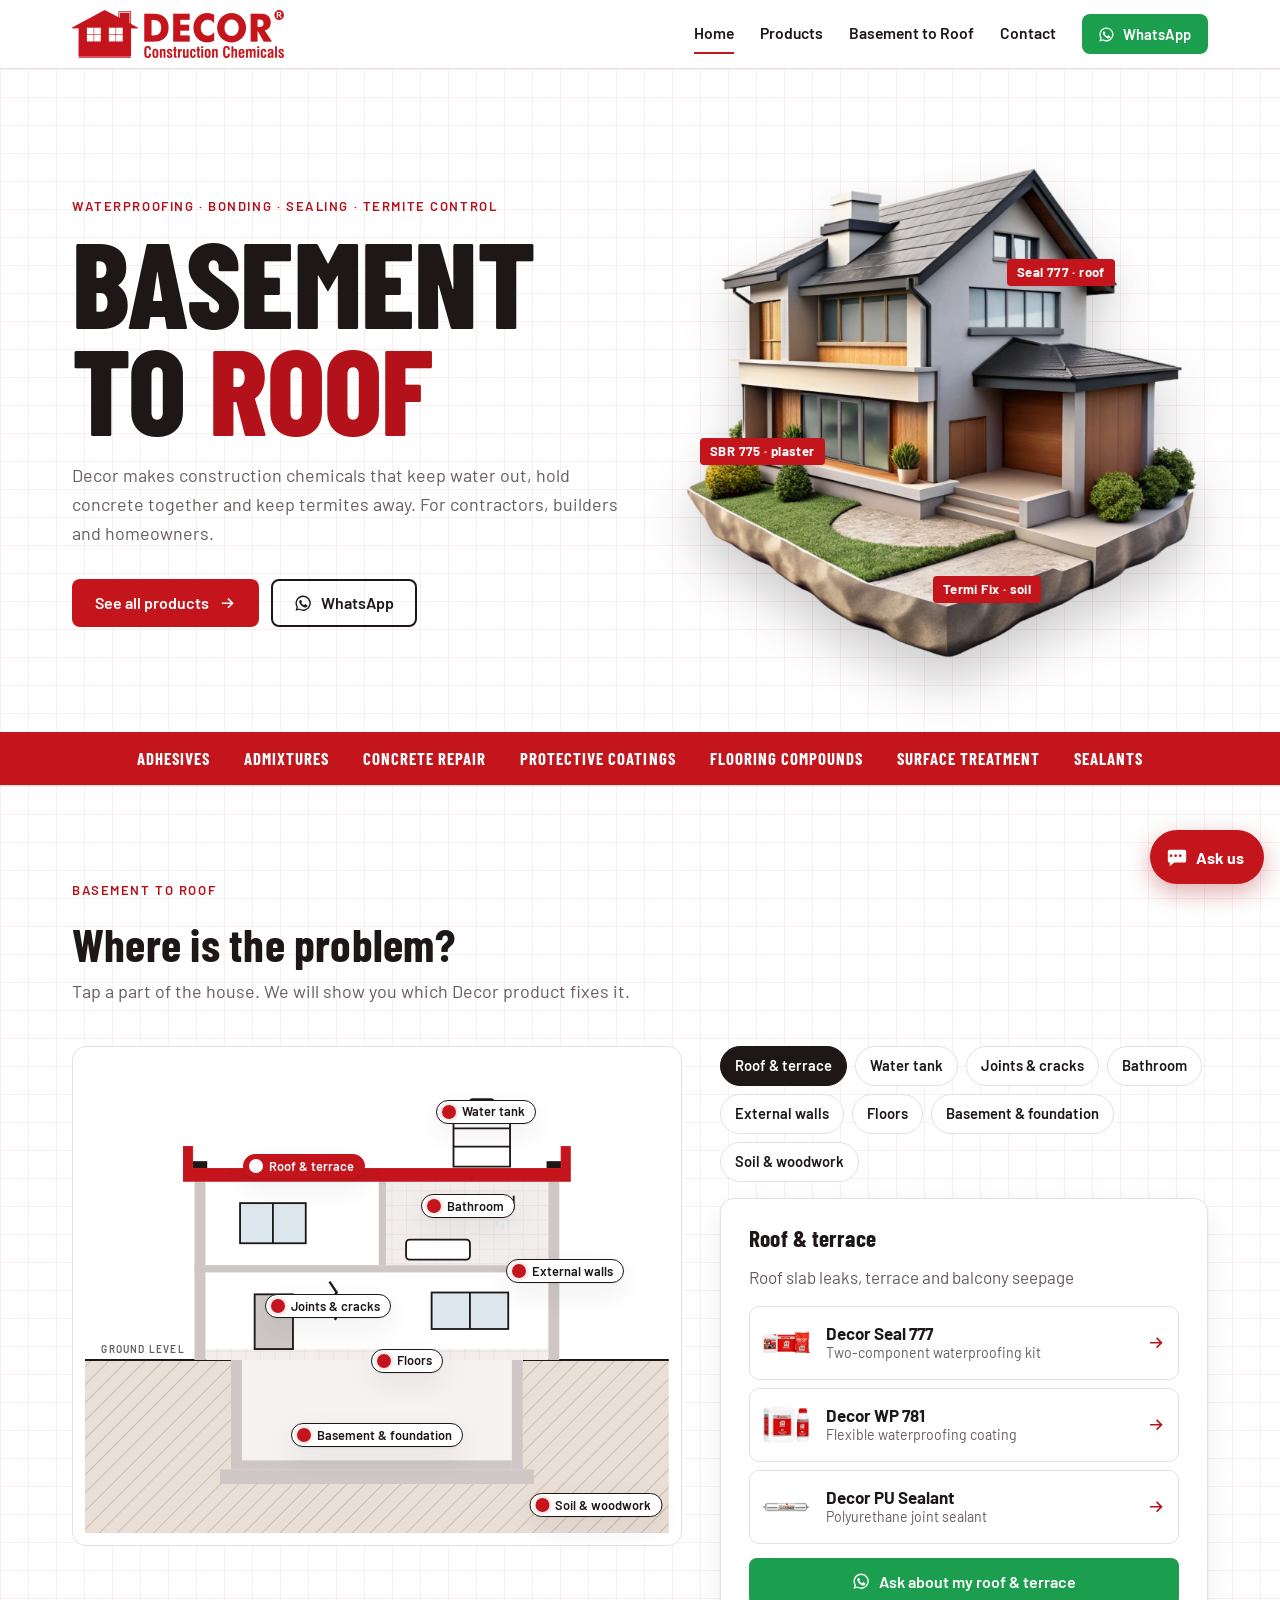
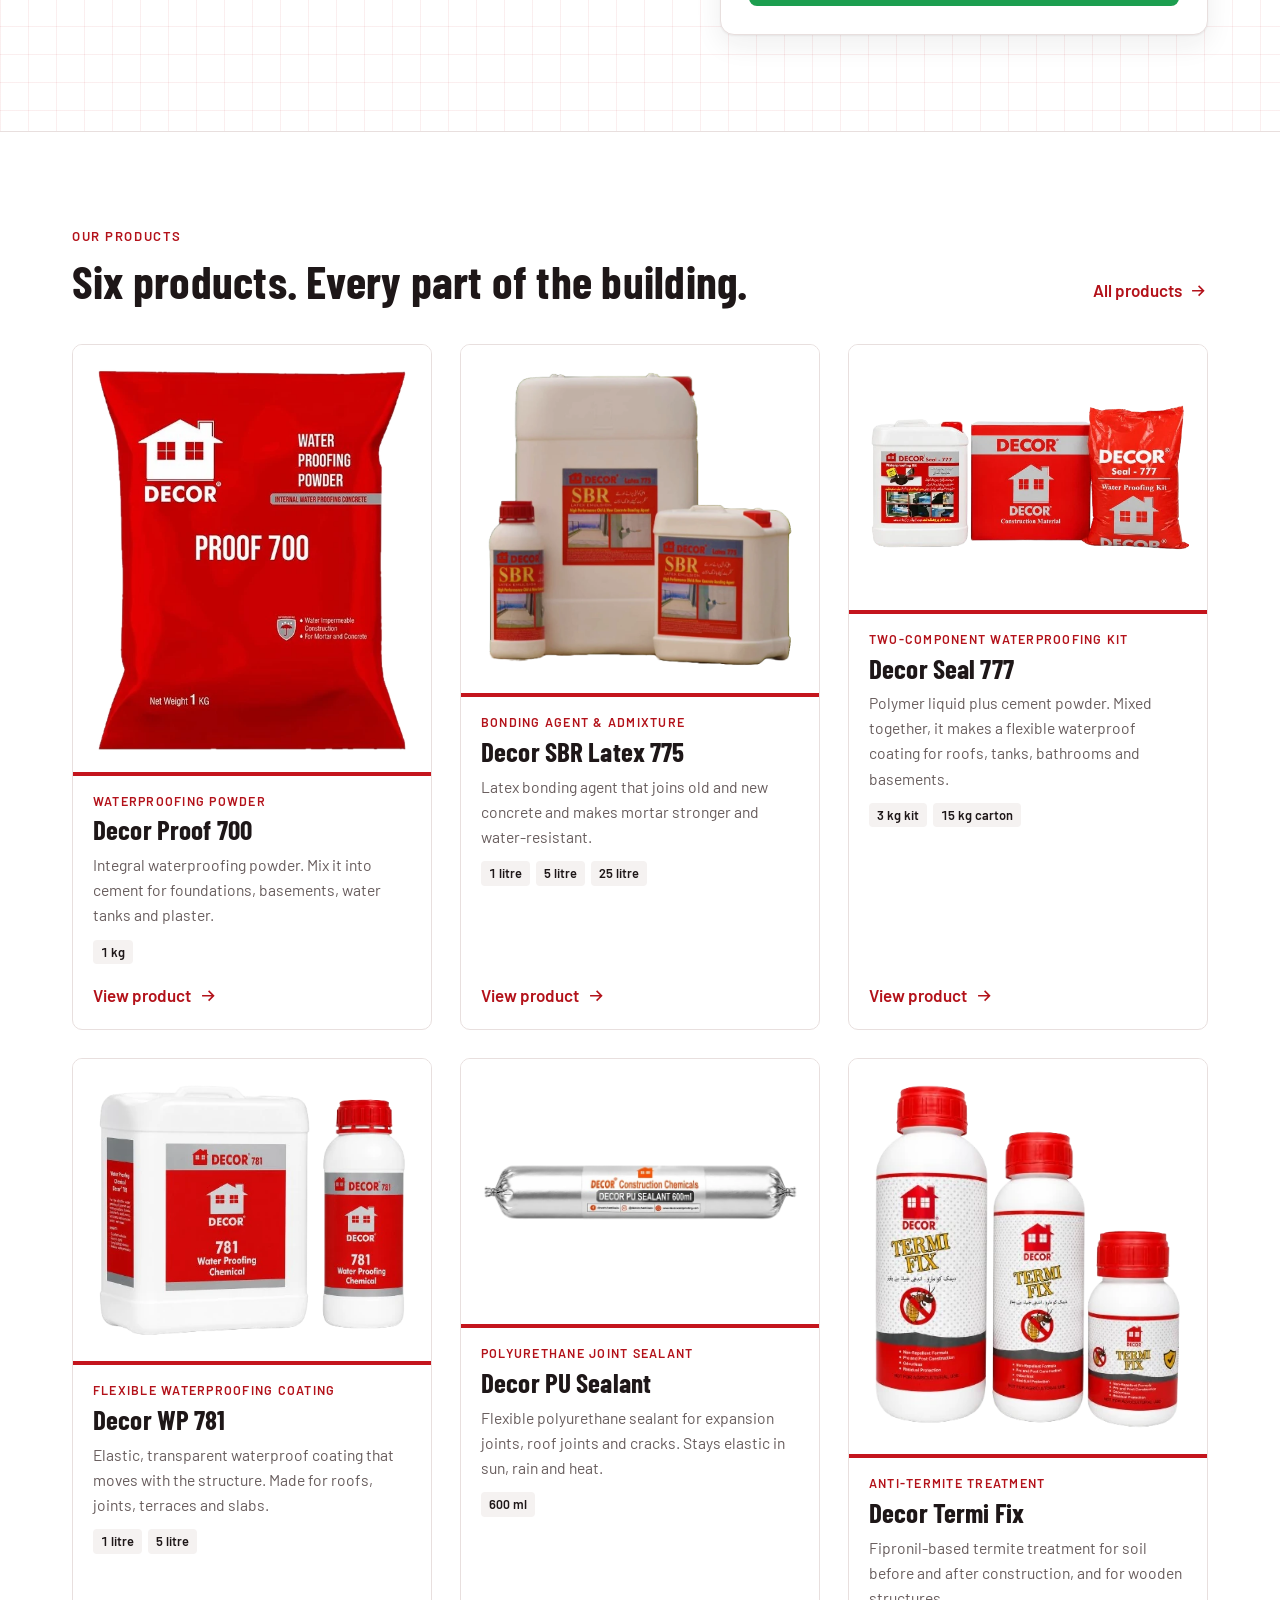
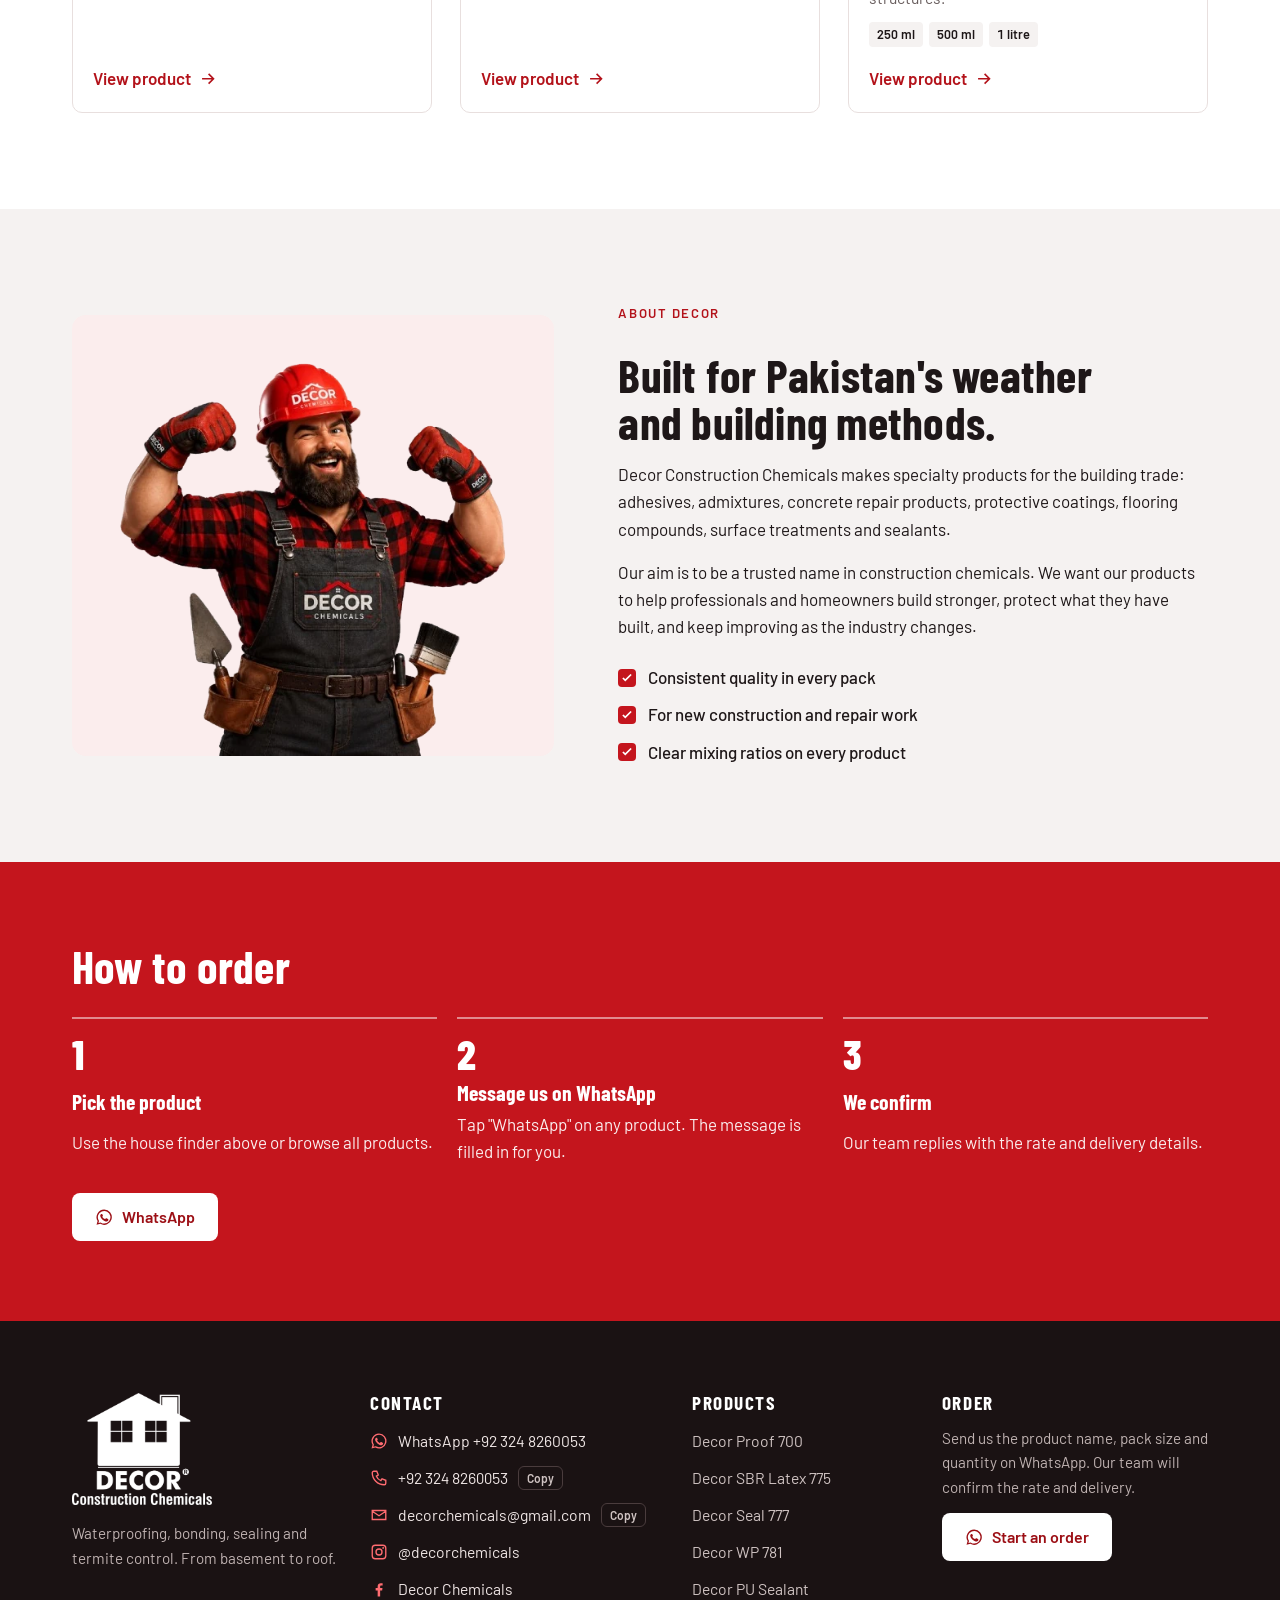
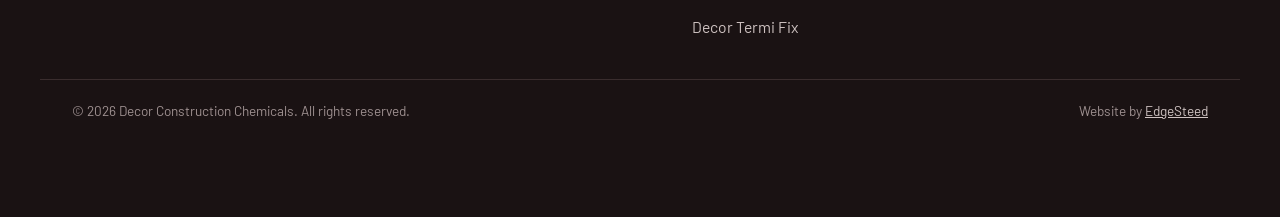
<file: index.html>
<!doctype html>
<html lang="en">
<head>
<meta charset="utf-8">
<meta name="viewport" content="width=device-width, initial-scale=1, viewport-fit=cover">
<title>Decor Construction Chemicals | Basement to Roof</title>
<meta name="description" content="Waterproofing, bonding, sealing and termite control products for homes and construction projects in Pakistan. Order on WhatsApp.">
<meta property="og:title" content="Decor Construction Chemicals | Basement to Roof"><meta property="og:description" content="Waterproofing, bonding, sealing and termite control products for homes and construction projects in Pakistan. Order on WhatsApp."><meta property="og:type" content="website">

<link rel="icon" href="img/mark.png">
<meta name="theme-color" content="#C4151D">
<link rel="preconnect" href="https://fonts.googleapis.com"><link rel="preconnect" href="https://fonts.gstatic.com" crossorigin>
<link rel="stylesheet" href="https://fonts.googleapis.com/css2?family=Barlow+Condensed:wght@600;700;800&family=Barlow:wght@400;500;600;700&family=Noto+Nastaliq+Urdu:wght@500&display=swap">
<link rel="stylesheet" href="assets/style.css">
<script type="application/ld+json">{"@context":"https://schema.org","@type":"Organization","name":"Decor Construction Chemicals","email":"decorchemicals@gmail.com","telephone":"+92 324 8260053","sameAs":["https://www.instagram.com/decorchemicals","https://www.facebook.com/share/192ZX5S4V6/?mibextid=wwXIfr"]}</script>
</head>
<body>

<a class="skip" href="#main">Skip to content</a>
<header class="site-header">
  <div class="wrap bar">
    <a class="brand" href="index.html" aria-label="Decor Construction Chemicals home">
      <img src="img/logo-horizontal.png" alt="Decor Construction Chemicals" class="logo logo-red" width="212" height="48">
      <img src="img/logo-horizontal-white.png" alt="" class="logo logo-white" width="212" height="48" aria-hidden="true">
    </a>
    <button class="nav-toggle" id="navToggle" aria-expanded="false" aria-controls="siteNav" aria-label="Open menu"><svg viewBox="0 0 24 24" aria-hidden="true" class="ic"><path fill="none" stroke="currentColor" stroke-width="2" d="M4 7h16M4 12h16M4 17h16"/></svg></button>
    <nav class="site-nav" id="siteNav" aria-label="Main">
      <a href="index.html" data-nav="home">Home</a>
      <a href="products.html" data-nav="products">Products</a>
      <a href="index.html#finder" data-nav="finder">Basement to Roof</a>
      <a href="#contact" data-nav="contact">Contact</a>
      <a class="btn btn-wa btn-sm" href="https://wa.me/923248260053?text=Assalam%20o%20Alaikum%2C%20I%20want%20to%20order%20Decor%20products." target="_blank" rel="noopener"><svg viewBox="0 0 24 24" aria-hidden="true" class="ic"><path fill="currentColor" d="M12 2a10 10 0 0 0-8.6 15.1L2 22l5-1.3A10 10 0 1 0 12 2Zm0 18.2a8.2 8.2 0 0 1-4.2-1.1l-.3-.2-3 .8.8-2.9-.2-.3A8.2 8.2 0 1 1 12 20.2Zm4.5-6.1c-.2-.1-1.5-.7-1.7-.8-.2-.1-.4-.1-.6.1l-.8 1c-.1.2-.3.2-.5.1a6.7 6.7 0 0 1-3.3-2.9c-.3-.4.2-.4.7-1.3.1-.2 0-.3 0-.4l-.8-1.8c-.2-.5-.4-.4-.6-.4h-.5a1 1 0 0 0-.7.3 3 3 0 0 0-.9 2.2 5.2 5.2 0 0 0 1.1 2.7 11.8 11.8 0 0 0 4.5 4c1.7.7 2.3.8 3.2.6.5-.1 1.5-.6 1.7-1.2.2-.6.2-1.1.2-1.2-.1-.1-.3-.2-.5-.3Z"/></svg><span>WhatsApp</span></a>
    </nav>
  </div>
</header>
<main id="main" data-page="home">

<section class="hero">
  <div class="wrap hero-grid">
    <div class="hero-copy">
      <p class="eyebrow">Waterproofing · Bonding · Sealing · Termite control</p>
      <h1>Basement<br>to <span>Roof</span></h1>
      <p class="lead">Decor makes construction chemicals that keep water out, hold concrete together and keep termites away. For contractors, builders and homeowners.</p>
      <div class="hero-cta">
        <a class="btn btn-red" href="products.html">See all products <svg viewBox="0 0 24 24" aria-hidden="true" class="ic"><path fill="none" stroke="currentColor" stroke-width="2" d="M5 12h14M13 6l6 6-6 6"/></svg></a>
        <a class="btn btn-ghost" href="https://wa.me/923248260053?text=Assalam%20o%20Alaikum%2C%20I%20want%20to%20order%20Decor%20products." target="_blank" rel="noopener"><svg viewBox="0 0 24 24" aria-hidden="true" class="ic"><path fill="currentColor" d="M12 2a10 10 0 0 0-8.6 15.1L2 22l5-1.3A10 10 0 1 0 12 2Zm0 18.2a8.2 8.2 0 0 1-4.2-1.1l-.3-.2-3 .8.8-2.9-.2-.3A8.2 8.2 0 1 1 12 20.2Zm4.5-6.1c-.2-.1-1.5-.7-1.7-.8-.2-.1-.4-.1-.6.1l-.8 1c-.1.2-.3.2-.5.1a6.7 6.7 0 0 1-3.3-2.9c-.3-.4.2-.4.7-1.3.1-.2 0-.3 0-.4l-.8-1.8c-.2-.5-.4-.4-.6-.4h-.5a1 1 0 0 0-.7.3 3 3 0 0 0-.9 2.2 5.2 5.2 0 0 0 1.1 2.7 11.8 11.8 0 0 0 4.5 4c1.7.7 2.3.8 3.2.6.5-.1 1.5-.6 1.7-1.2.2-.6.2-1.1.2-1.2-.1-.1-.3-.2-.5-.3Z"/></svg><span>WhatsApp</span></a>
      </div>
    </div>
    <div class="hero-art">
      <img src="img/hero-house.webp" alt="A finished modern house protected from foundation to roof" width="1400" height="1353">
      <ul class="hero-tags" aria-hidden="true">
        <li style="top:20%;left:62%">Seal 777 · roof</li>
        <li style="top:55%;left:4%">SBR 775 · plaster</li>
        <li style="top:82%;left:48%">Termi Fix · soil</li>
      </ul>
    </div>
  </div>
</section>

<section class="range" aria-label="What we make">
  <div class="wrap range-row">
    <span>Adhesives</span><span>Admixtures</span><span>Concrete repair</span><span>Protective coatings</span><span>Flooring compounds</span><span>Surface treatment</span><span>Sealants</span>
  </div>
</section>


<section class="finder" id="finder" aria-labelledby="finderTitle">
  <div class="wrap">
    <div class="sec-head">
      <p class="eyebrow">Basement to Roof</p>
      <h2 id="finderTitle">Where is the problem?</h2>
      <p class="lead">Tap a part of the house. We will show you which Decor product fixes it.</p>
    </div>
    <div class="finder-grid">
      <div class="house-box">
        
<svg class="house" viewBox="0 0 640 520" role="img" aria-labelledby="houseTitle">
  <title id="houseTitle">Cross-section of a house from basement to roof</title>
  <defs>
    <pattern id="soilP" width="14" height="14" patternUnits="userSpaceOnUse" patternTransform="rotate(45)"><rect width="14" height="14" class="s-soil"/><line x1="0" y1="0" x2="0" y2="14" class="s-hatch"/></pattern>
    <pattern id="tileP" width="16" height="16" patternUnits="userSpaceOnUse"><rect width="16" height="16" class="s-tile"/><path d="M16 0H0V16" class="s-tileline"/></pattern>
  </defs>
  <g class="zone" data-area="soil"><rect x="0" y="330" width="640" height="190" fill="url(#soilP)" class="zf"/></g>
  <line x1="0" y1="330" x2="640" y2="330" class="s-ground"/>
  <g class="zone" data-area="basement">
    <rect x="160" y="330" width="320" height="120" class="zf s-room"/>
    <rect x="148" y="450" width="344" height="16" class="zf s-wall"/>
    <rect x="160" y="330" width="12" height="120" class="s-wall"/><rect x="468" y="330" width="12" height="120" class="s-wall"/>
    <rect x="172" y="440" width="296" height="10" class="s-wall"/>
  </g>
  <rect x="120" y="226" width="400" height="8" class="s-wall"/>
  <g class="zone" data-area="floors"><rect x="132" y="318" width="376" height="12" fill="url(#tileP)" class="zf"/></g>
  <g class="zone" data-area="bathroom">
    <rect x="330" y="134" width="178" height="92" fill="url(#tileP)" class="zf"/>
    <path d="M470 150v14h-14" class="s-line"/><path d="M448 168h16" class="s-line"/>
    <path d="M452 176v6M458 180v6M464 176v6" class="s-drop"/>
    <rect x="352" y="198" width="70" height="22" rx="4" class="s-fixture"/>
  </g>
  <rect x="322" y="134" width="8" height="92" class="s-wall"/>
  <rect x="170" y="158" width="72" height="44" class="s-glass"/><line x1="206" y1="158" x2="206" y2="202" class="s-frame"/>
  <rect x="380" y="256" width="84" height="40" class="s-glass"/><line x1="422" y1="256" x2="422" y2="296" class="s-frame"/>
  <rect x="186" y="258" width="42" height="60" class="s-door"/>
  <g class="zone" data-area="walls">
    <rect x="120" y="134" width="12" height="196" class="zf s-wall"/>
    <rect x="508" y="134" width="12" height="196" class="zf s-wall"/>
  </g>
  <g class="zone" data-area="joints">
    <path d="M268 244l8 12-6 8 9 12-5 10" class="zf s-crack"/>
    <rect x="118" y="112" width="16" height="8" class="zf s-joint"/>
    <rect x="506" y="112" width="16" height="8" class="zf s-joint"/>
  </g>
  <g class="zone" data-area="roof">
    <rect x="108" y="120" width="424" height="14" class="zf s-slab"/>
    <rect x="108" y="96" width="10" height="24" class="zf s-slab"/>
    <rect x="522" y="96" width="10" height="24" class="zf s-slab"/>
  </g>
  <g class="zone" data-area="tank">
    <path d="M404 118V60q0-8 8-8h46q8 0 8 8v58Z" class="zf s-tank"/>
    <path d="M404 76h62M404 96h62" class="s-line"/>
    <rect x="422" y="44" width="26" height="8" rx="3" class="s-tank"/>
  </g>
  <text x="18" y="322" class="s-label">GROUND LEVEL</text>
</svg>
        <button class="pin" type="button" data-area="roof" style="left:38%;top:24%"><span class="pin-dot"></span><span class="pin-label">Roof &amp; terrace</span></button><button class="pin" type="button" data-area="tank" style="left:68%;top:13%"><span class="pin-dot"></span><span class="pin-label">Water tank</span></button><button class="pin" type="button" data-area="joints" style="left:42%;top:52%"><span class="pin-dot"></span><span class="pin-label">Joints &amp; cracks</span></button><button class="pin" type="button" data-area="bathroom" style="left:65%;top:32%"><span class="pin-dot"></span><span class="pin-label">Bathroom</span></button><button class="pin" type="button" data-area="walls" style="left:81%;top:45%"><span class="pin-dot"></span><span class="pin-label">External walls</span></button><button class="pin" type="button" data-area="floors" style="left:55%;top:63%"><span class="pin-dot"></span><span class="pin-label">Floors</span></button><button class="pin" type="button" data-area="basement" style="left:50%;top:78%"><span class="pin-dot"></span><span class="pin-label">Basement &amp; foundation</span></button><button class="pin" type="button" data-area="soil" style="left:86%;top:92%"><span class="pin-dot"></span><span class="pin-label">Soil &amp; woodwork</span></button>
      </div>
      <div class="finder-side">
        <div class="area-list" role="tablist" aria-label="Parts of the house">
          <button class="area-btn" role="tab" type="button" id="tab-roof" data-area="roof" aria-selected="true" aria-controls="areaPanel">Roof &amp; terrace</button><button class="area-btn" role="tab" type="button" id="tab-tank" data-area="tank" aria-selected="false" aria-controls="areaPanel">Water tank</button><button class="area-btn" role="tab" type="button" id="tab-joints" data-area="joints" aria-selected="false" aria-controls="areaPanel">Joints &amp; cracks</button><button class="area-btn" role="tab" type="button" id="tab-bathroom" data-area="bathroom" aria-selected="false" aria-controls="areaPanel">Bathroom</button><button class="area-btn" role="tab" type="button" id="tab-walls" data-area="walls" aria-selected="false" aria-controls="areaPanel">External walls</button><button class="area-btn" role="tab" type="button" id="tab-floors" data-area="floors" aria-selected="false" aria-controls="areaPanel">Floors</button><button class="area-btn" role="tab" type="button" id="tab-basement" data-area="basement" aria-selected="false" aria-controls="areaPanel">Basement &amp; foundation</button><button class="area-btn" role="tab" type="button" id="tab-soil" data-area="soil" aria-selected="false" aria-controls="areaPanel">Soil &amp; woodwork</button>
        </div>
        <div class="area-panel" id="areaPanel" role="tabpanel">
          
          <div class="area-view" data-area-view="roof">
            <h3>Roof &amp; terrace</h3>
            <p class="area-problem">Roof slab leaks, terrace and balcony seepage</p>
            <ul class="area-products">
              <li><a href="products/seal-777.html"><img src="img/seal-777.webp" alt="" loading="lazy"><span><strong>Decor Seal 777</strong><small>Two-component waterproofing kit</small></span><svg viewBox="0 0 24 24" aria-hidden="true" class="ic"><path fill="none" stroke="currentColor" stroke-width="2" d="M5 12h14M13 6l6 6-6 6"/></svg></a></li><li><a href="products/wp-781.html"><img src="img/wp-781.webp" alt="" loading="lazy"><span><strong>Decor WP 781</strong><small>Flexible waterproofing coating</small></span><svg viewBox="0 0 24 24" aria-hidden="true" class="ic"><path fill="none" stroke="currentColor" stroke-width="2" d="M5 12h14M13 6l6 6-6 6"/></svg></a></li><li><a href="products/pu-sealant.html"><img src="img/pu-sealant.webp" alt="" loading="lazy"><span><strong>Decor PU Sealant</strong><small>Polyurethane joint sealant</small></span><svg viewBox="0 0 24 24" aria-hidden="true" class="ic"><path fill="none" stroke="currentColor" stroke-width="2" d="M5 12h14M13 6l6 6-6 6"/></svg></a></li>
            </ul>
            <a class="btn btn-wa btn-block" href="https://wa.me/923248260053?text=Assalam%20o%20Alaikum%2C%20I%20need%20help%20with%20my%20roof%20%26%20terrace%3A%20roof%20slab%20leaks%2C%20terrace%20and%20balcony%20seepage." target="_blank" rel="noopener"><svg viewBox="0 0 24 24" aria-hidden="true" class="ic"><path fill="currentColor" d="M12 2a10 10 0 0 0-8.6 15.1L2 22l5-1.3A10 10 0 1 0 12 2Zm0 18.2a8.2 8.2 0 0 1-4.2-1.1l-.3-.2-3 .8.8-2.9-.2-.3A8.2 8.2 0 1 1 12 20.2Zm4.5-6.1c-.2-.1-1.5-.7-1.7-.8-.2-.1-.4-.1-.6.1l-.8 1c-.1.2-.3.2-.5.1a6.7 6.7 0 0 1-3.3-2.9c-.3-.4.2-.4.7-1.3.1-.2 0-.3 0-.4l-.8-1.8c-.2-.5-.4-.4-.6-.4h-.5a1 1 0 0 0-.7.3 3 3 0 0 0-.9 2.2 5.2 5.2 0 0 0 1.1 2.7 11.8 11.8 0 0 0 4.5 4c1.7.7 2.3.8 3.2.6.5-.1 1.5-.6 1.7-1.2.2-.6.2-1.1.2-1.2-.1-.1-.3-.2-.5-.3Z"/></svg><span>Ask about my roof &amp; terrace</span></a>
          </div>
          <div class="area-view" data-area-view="tank" hidden>
            <h3>Water tank</h3>
            <p class="area-problem">Leaking overhead or underground tanks</p>
            <ul class="area-products">
              <li><a href="products/seal-777.html"><img src="img/seal-777.webp" alt="" loading="lazy"><span><strong>Decor Seal 777</strong><small>Two-component waterproofing kit</small></span><svg viewBox="0 0 24 24" aria-hidden="true" class="ic"><path fill="none" stroke="currentColor" stroke-width="2" d="M5 12h14M13 6l6 6-6 6"/></svg></a></li><li><a href="products/wp-781.html"><img src="img/wp-781.webp" alt="" loading="lazy"><span><strong>Decor WP 781</strong><small>Flexible waterproofing coating</small></span><svg viewBox="0 0 24 24" aria-hidden="true" class="ic"><path fill="none" stroke="currentColor" stroke-width="2" d="M5 12h14M13 6l6 6-6 6"/></svg></a></li><li><a href="products/proof-700.html"><img src="img/proof-700.webp" alt="" loading="lazy"><span><strong>Decor Proof 700</strong><small>Waterproofing powder</small></span><svg viewBox="0 0 24 24" aria-hidden="true" class="ic"><path fill="none" stroke="currentColor" stroke-width="2" d="M5 12h14M13 6l6 6-6 6"/></svg></a></li><li><a href="products/sbr-latex-775.html"><img src="img/sbr-latex-775.webp" alt="" loading="lazy"><span><strong>Decor SBR Latex 775</strong><small>Bonding agent &amp; admixture</small></span><svg viewBox="0 0 24 24" aria-hidden="true" class="ic"><path fill="none" stroke="currentColor" stroke-width="2" d="M5 12h14M13 6l6 6-6 6"/></svg></a></li>
            </ul>
            <a class="btn btn-wa btn-block" href="https://wa.me/923248260053?text=Assalam%20o%20Alaikum%2C%20I%20need%20help%20with%20my%20water%20tank%3A%20leaking%20overhead%20or%20underground%20tanks." target="_blank" rel="noopener"><svg viewBox="0 0 24 24" aria-hidden="true" class="ic"><path fill="currentColor" d="M12 2a10 10 0 0 0-8.6 15.1L2 22l5-1.3A10 10 0 1 0 12 2Zm0 18.2a8.2 8.2 0 0 1-4.2-1.1l-.3-.2-3 .8.8-2.9-.2-.3A8.2 8.2 0 1 1 12 20.2Zm4.5-6.1c-.2-.1-1.5-.7-1.7-.8-.2-.1-.4-.1-.6.1l-.8 1c-.1.2-.3.2-.5.1a6.7 6.7 0 0 1-3.3-2.9c-.3-.4.2-.4.7-1.3.1-.2 0-.3 0-.4l-.8-1.8c-.2-.5-.4-.4-.6-.4h-.5a1 1 0 0 0-.7.3 3 3 0 0 0-.9 2.2 5.2 5.2 0 0 0 1.1 2.7 11.8 11.8 0 0 0 4.5 4c1.7.7 2.3.8 3.2.6.5-.1 1.5-.6 1.7-1.2.2-.6.2-1.1.2-1.2-.1-.1-.3-.2-.5-.3Z"/></svg><span>Ask about my water tank</span></a>
          </div>
          <div class="area-view" data-area-view="joints" hidden>
            <h3>Joints &amp; cracks</h3>
            <p class="area-problem">Roof joints, slab junctions, wall cracks, window gaps</p>
            <ul class="area-products">
              <li><a href="products/pu-sealant.html"><img src="img/pu-sealant.webp" alt="" loading="lazy"><span><strong>Decor PU Sealant</strong><small>Polyurethane joint sealant</small></span><svg viewBox="0 0 24 24" aria-hidden="true" class="ic"><path fill="none" stroke="currentColor" stroke-width="2" d="M5 12h14M13 6l6 6-6 6"/></svg></a></li><li><a href="products/wp-781.html"><img src="img/wp-781.webp" alt="" loading="lazy"><span><strong>Decor WP 781</strong><small>Flexible waterproofing coating</small></span><svg viewBox="0 0 24 24" aria-hidden="true" class="ic"><path fill="none" stroke="currentColor" stroke-width="2" d="M5 12h14M13 6l6 6-6 6"/></svg></a></li>
            </ul>
            <a class="btn btn-wa btn-block" href="https://wa.me/923248260053?text=Assalam%20o%20Alaikum%2C%20I%20need%20help%20with%20my%20joints%20%26%20cracks%3A%20roof%20joints%2C%20slab%20junctions%2C%20wall%20cracks%2C%20window%20gaps." target="_blank" rel="noopener"><svg viewBox="0 0 24 24" aria-hidden="true" class="ic"><path fill="currentColor" d="M12 2a10 10 0 0 0-8.6 15.1L2 22l5-1.3A10 10 0 1 0 12 2Zm0 18.2a8.2 8.2 0 0 1-4.2-1.1l-.3-.2-3 .8.8-2.9-.2-.3A8.2 8.2 0 1 1 12 20.2Zm4.5-6.1c-.2-.1-1.5-.7-1.7-.8-.2-.1-.4-.1-.6.1l-.8 1c-.1.2-.3.2-.5.1a6.7 6.7 0 0 1-3.3-2.9c-.3-.4.2-.4.7-1.3.1-.2 0-.3 0-.4l-.8-1.8c-.2-.5-.4-.4-.6-.4h-.5a1 1 0 0 0-.7.3 3 3 0 0 0-.9 2.2 5.2 5.2 0 0 0 1.1 2.7 11.8 11.8 0 0 0 4.5 4c1.7.7 2.3.8 3.2.6.5-.1 1.5-.6 1.7-1.2.2-.6.2-1.1.2-1.2-.1-.1-.3-.2-.5-.3Z"/></svg><span>Ask about my joints &amp; cracks</span></a>
          </div>
          <div class="area-view" data-area-view="bathroom" hidden>
            <h3>Bathroom</h3>
            <p class="area-problem">Water seeping through bathroom floors and walls</p>
            <ul class="area-products">
              <li><a href="products/seal-777.html"><img src="img/seal-777.webp" alt="" loading="lazy"><span><strong>Decor Seal 777</strong><small>Two-component waterproofing kit</small></span><svg viewBox="0 0 24 24" aria-hidden="true" class="ic"><path fill="none" stroke="currentColor" stroke-width="2" d="M5 12h14M13 6l6 6-6 6"/></svg></a></li><li><a href="products/wp-781.html"><img src="img/wp-781.webp" alt="" loading="lazy"><span><strong>Decor WP 781</strong><small>Flexible waterproofing coating</small></span><svg viewBox="0 0 24 24" aria-hidden="true" class="ic"><path fill="none" stroke="currentColor" stroke-width="2" d="M5 12h14M13 6l6 6-6 6"/></svg></a></li><li><a href="products/sbr-latex-775.html"><img src="img/sbr-latex-775.webp" alt="" loading="lazy"><span><strong>Decor SBR Latex 775</strong><small>Bonding agent &amp; admixture</small></span><svg viewBox="0 0 24 24" aria-hidden="true" class="ic"><path fill="none" stroke="currentColor" stroke-width="2" d="M5 12h14M13 6l6 6-6 6"/></svg></a></li>
            </ul>
            <a class="btn btn-wa btn-block" href="https://wa.me/923248260053?text=Assalam%20o%20Alaikum%2C%20I%20need%20help%20with%20my%20bathroom%3A%20water%20seeping%20through%20bathroom%20floors%20and%20walls." target="_blank" rel="noopener"><svg viewBox="0 0 24 24" aria-hidden="true" class="ic"><path fill="currentColor" d="M12 2a10 10 0 0 0-8.6 15.1L2 22l5-1.3A10 10 0 1 0 12 2Zm0 18.2a8.2 8.2 0 0 1-4.2-1.1l-.3-.2-3 .8.8-2.9-.2-.3A8.2 8.2 0 1 1 12 20.2Zm4.5-6.1c-.2-.1-1.5-.7-1.7-.8-.2-.1-.4-.1-.6.1l-.8 1c-.1.2-.3.2-.5.1a6.7 6.7 0 0 1-3.3-2.9c-.3-.4.2-.4.7-1.3.1-.2 0-.3 0-.4l-.8-1.8c-.2-.5-.4-.4-.6-.4h-.5a1 1 0 0 0-.7.3 3 3 0 0 0-.9 2.2 5.2 5.2 0 0 0 1.1 2.7 11.8 11.8 0 0 0 4.5 4c1.7.7 2.3.8 3.2.6.5-.1 1.5-.6 1.7-1.2.2-.6.2-1.1.2-1.2-.1-.1-.3-.2-.5-.3Z"/></svg><span>Ask about my bathroom</span></a>
          </div>
          <div class="area-view" data-area-view="walls" hidden>
            <h3>External walls</h3>
            <p class="area-problem">Damp walls and rain seepage through outer walls</p>
            <ul class="area-products">
              <li><a href="products/seal-777.html"><img src="img/seal-777.webp" alt="" loading="lazy"><span><strong>Decor Seal 777</strong><small>Two-component waterproofing kit</small></span><svg viewBox="0 0 24 24" aria-hidden="true" class="ic"><path fill="none" stroke="currentColor" stroke-width="2" d="M5 12h14M13 6l6 6-6 6"/></svg></a></li><li><a href="products/wp-781.html"><img src="img/wp-781.webp" alt="" loading="lazy"><span><strong>Decor WP 781</strong><small>Flexible waterproofing coating</small></span><svg viewBox="0 0 24 24" aria-hidden="true" class="ic"><path fill="none" stroke="currentColor" stroke-width="2" d="M5 12h14M13 6l6 6-6 6"/></svg></a></li>
            </ul>
            <a class="btn btn-wa btn-block" href="https://wa.me/923248260053?text=Assalam%20o%20Alaikum%2C%20I%20need%20help%20with%20my%20external%20walls%3A%20damp%20walls%20and%20rain%20seepage%20through%20outer%20walls." target="_blank" rel="noopener"><svg viewBox="0 0 24 24" aria-hidden="true" class="ic"><path fill="currentColor" d="M12 2a10 10 0 0 0-8.6 15.1L2 22l5-1.3A10 10 0 1 0 12 2Zm0 18.2a8.2 8.2 0 0 1-4.2-1.1l-.3-.2-3 .8.8-2.9-.2-.3A8.2 8.2 0 1 1 12 20.2Zm4.5-6.1c-.2-.1-1.5-.7-1.7-.8-.2-.1-.4-.1-.6.1l-.8 1c-.1.2-.3.2-.5.1a6.7 6.7 0 0 1-3.3-2.9c-.3-.4.2-.4.7-1.3.1-.2 0-.3 0-.4l-.8-1.8c-.2-.5-.4-.4-.6-.4h-.5a1 1 0 0 0-.7.3 3 3 0 0 0-.9 2.2 5.2 5.2 0 0 0 1.1 2.7 11.8 11.8 0 0 0 4.5 4c1.7.7 2.3.8 3.2.6.5-.1 1.5-.6 1.7-1.2.2-.6.2-1.1.2-1.2-.1-.1-.3-.2-.5-.3Z"/></svg><span>Ask about my external walls</span></a>
          </div>
          <div class="area-view" data-area-view="floors" hidden>
            <h3>Floors</h3>
            <p class="area-problem">Damp floors and water seeping through floor slabs</p>
            <ul class="area-products">
              <li><a href="products/seal-777.html"><img src="img/seal-777.webp" alt="" loading="lazy"><span><strong>Decor Seal 777</strong><small>Two-component waterproofing kit</small></span><svg viewBox="0 0 24 24" aria-hidden="true" class="ic"><path fill="none" stroke="currentColor" stroke-width="2" d="M5 12h14M13 6l6 6-6 6"/></svg></a></li>
            </ul>
            <a class="btn btn-wa btn-block" href="https://wa.me/923248260053?text=Assalam%20o%20Alaikum%2C%20I%20need%20help%20with%20my%20floors%3A%20damp%20floors%20and%20water%20seeping%20through%20floor%20slabs." target="_blank" rel="noopener"><svg viewBox="0 0 24 24" aria-hidden="true" class="ic"><path fill="currentColor" d="M12 2a10 10 0 0 0-8.6 15.1L2 22l5-1.3A10 10 0 1 0 12 2Zm0 18.2a8.2 8.2 0 0 1-4.2-1.1l-.3-.2-3 .8.8-2.9-.2-.3A8.2 8.2 0 1 1 12 20.2Zm4.5-6.1c-.2-.1-1.5-.7-1.7-.8-.2-.1-.4-.1-.6.1l-.8 1c-.1.2-.3.2-.5.1a6.7 6.7 0 0 1-3.3-2.9c-.3-.4.2-.4.7-1.3.1-.2 0-.3 0-.4l-.8-1.8c-.2-.5-.4-.4-.6-.4h-.5a1 1 0 0 0-.7.3 3 3 0 0 0-.9 2.2 5.2 5.2 0 0 0 1.1 2.7 11.8 11.8 0 0 0 4.5 4c1.7.7 2.3.8 3.2.6.5-.1 1.5-.6 1.7-1.2.2-.6.2-1.1.2-1.2-.1-.1-.3-.2-.5-.3Z"/></svg><span>Ask about my floors</span></a>
          </div>
          <div class="area-view" data-area-view="basement" hidden>
            <h3>Basement &amp; foundation</h3>
            <p class="area-problem">Damp basements, water in foundations, DPC, termites in the soil</p>
            <ul class="area-products">
              <li><a href="products/proof-700.html"><img src="img/proof-700.webp" alt="" loading="lazy"><span><strong>Decor Proof 700</strong><small>Waterproofing powder</small></span><svg viewBox="0 0 24 24" aria-hidden="true" class="ic"><path fill="none" stroke="currentColor" stroke-width="2" d="M5 12h14M13 6l6 6-6 6"/></svg></a></li><li><a href="products/seal-777.html"><img src="img/seal-777.webp" alt="" loading="lazy"><span><strong>Decor Seal 777</strong><small>Two-component waterproofing kit</small></span><svg viewBox="0 0 24 24" aria-hidden="true" class="ic"><path fill="none" stroke="currentColor" stroke-width="2" d="M5 12h14M13 6l6 6-6 6"/></svg></a></li><li><a href="products/wp-781.html"><img src="img/wp-781.webp" alt="" loading="lazy"><span><strong>Decor WP 781</strong><small>Flexible waterproofing coating</small></span><svg viewBox="0 0 24 24" aria-hidden="true" class="ic"><path fill="none" stroke="currentColor" stroke-width="2" d="M5 12h14M13 6l6 6-6 6"/></svg></a></li><li><a href="products/sbr-latex-775.html"><img src="img/sbr-latex-775.webp" alt="" loading="lazy"><span><strong>Decor SBR Latex 775</strong><small>Bonding agent &amp; admixture</small></span><svg viewBox="0 0 24 24" aria-hidden="true" class="ic"><path fill="none" stroke="currentColor" stroke-width="2" d="M5 12h14M13 6l6 6-6 6"/></svg></a></li><li><a href="products/termi-fix.html"><img src="img/termi-fix.webp" alt="" loading="lazy"><span><strong>Decor Termi Fix</strong><small>Anti-termite treatment</small></span><svg viewBox="0 0 24 24" aria-hidden="true" class="ic"><path fill="none" stroke="currentColor" stroke-width="2" d="M5 12h14M13 6l6 6-6 6"/></svg></a></li>
            </ul>
            <a class="btn btn-wa btn-block" href="https://wa.me/923248260053?text=Assalam%20o%20Alaikum%2C%20I%20need%20help%20with%20my%20basement%20%26%20foundation%3A%20damp%20basements%2C%20water%20in%20foundations%2C%20dpc%2C%20termites%20in%20the%20soil." target="_blank" rel="noopener"><svg viewBox="0 0 24 24" aria-hidden="true" class="ic"><path fill="currentColor" d="M12 2a10 10 0 0 0-8.6 15.1L2 22l5-1.3A10 10 0 1 0 12 2Zm0 18.2a8.2 8.2 0 0 1-4.2-1.1l-.3-.2-3 .8.8-2.9-.2-.3A8.2 8.2 0 1 1 12 20.2Zm4.5-6.1c-.2-.1-1.5-.7-1.7-.8-.2-.1-.4-.1-.6.1l-.8 1c-.1.2-.3.2-.5.1a6.7 6.7 0 0 1-3.3-2.9c-.3-.4.2-.4.7-1.3.1-.2 0-.3 0-.4l-.8-1.8c-.2-.5-.4-.4-.6-.4h-.5a1 1 0 0 0-.7.3 3 3 0 0 0-.9 2.2 5.2 5.2 0 0 0 1.1 2.7 11.8 11.8 0 0 0 4.5 4c1.7.7 2.3.8 3.2.6.5-.1 1.5-.6 1.7-1.2.2-.6.2-1.1.2-1.2-.1-.1-.3-.2-.5-.3Z"/></svg><span>Ask about my basement &amp; foundation</span></a>
          </div>
          <div class="area-view" data-area-view="soil" hidden>
            <h3>Soil &amp; woodwork</h3>
            <p class="area-problem">Termites (deemak) in soil, floors and wooden frames</p>
            <ul class="area-products">
              <li><a href="products/termi-fix.html"><img src="img/termi-fix.webp" alt="" loading="lazy"><span><strong>Decor Termi Fix</strong><small>Anti-termite treatment</small></span><svg viewBox="0 0 24 24" aria-hidden="true" class="ic"><path fill="none" stroke="currentColor" stroke-width="2" d="M5 12h14M13 6l6 6-6 6"/></svg></a></li>
            </ul>
            <a class="btn btn-wa btn-block" href="https://wa.me/923248260053?text=Assalam%20o%20Alaikum%2C%20I%20need%20help%20with%20my%20soil%20%26%20woodwork%3A%20termites%20(deemak)%20in%20soil%2C%20floors%20and%20wooden%20frames." target="_blank" rel="noopener"><svg viewBox="0 0 24 24" aria-hidden="true" class="ic"><path fill="currentColor" d="M12 2a10 10 0 0 0-8.6 15.1L2 22l5-1.3A10 10 0 1 0 12 2Zm0 18.2a8.2 8.2 0 0 1-4.2-1.1l-.3-.2-3 .8.8-2.9-.2-.3A8.2 8.2 0 1 1 12 20.2Zm4.5-6.1c-.2-.1-1.5-.7-1.7-.8-.2-.1-.4-.1-.6.1l-.8 1c-.1.2-.3.2-.5.1a6.7 6.7 0 0 1-3.3-2.9c-.3-.4.2-.4.7-1.3.1-.2 0-.3 0-.4l-.8-1.8c-.2-.5-.4-.4-.6-.4h-.5a1 1 0 0 0-.7.3 3 3 0 0 0-.9 2.2 5.2 5.2 0 0 0 1.1 2.7 11.8 11.8 0 0 0 4.5 4c1.7.7 2.3.8 3.2.6.5-.1 1.5-.6 1.7-1.2.2-.6.2-1.1.2-1.2-.1-.1-.3-.2-.5-.3Z"/></svg><span>Ask about my soil &amp; woodwork</span></a>
          </div>
        </div>
      </div>
    </div>
  </div>
</section>

<section class="section" aria-labelledby="homeProducts">
  <div class="wrap">
    <div class="sec-head row">
      <div>
        <p class="eyebrow">Our products</p>
        <h2 id="homeProducts">Six products. Every part of the building.</h2>
      </div>
      <a class="link-arrow" href="products.html">All products <svg viewBox="0 0 24 24" aria-hidden="true" class="ic"><path fill="none" stroke="currentColor" stroke-width="2" d="M5 12h14M13 6l6 6-6 6"/></svg></a>
    </div>
    <div class="p-grid">
<a class="p-card" href="products/proof-700.html" data-cat="waterproofing">
  <div class="p-card-img"><img src="img/proof-700.webp" alt="Decor Proof 700 packaging" loading="lazy"></div>
  <div class="p-card-body">
    <span class="p-type">Waterproofing powder</span>
    <h3>Decor Proof 700</h3>
    <p>Integral waterproofing powder. Mix it into cement for foundations, basements, water tanks and plaster.</p>
    <span class="p-packs"><span>1 kg</span></span>
    <span class="p-more">View product <svg viewBox="0 0 24 24" aria-hidden="true" class="ic"><path fill="none" stroke="currentColor" stroke-width="2" d="M5 12h14M13 6l6 6-6 6"/></svg></span>
  </div>
</a>
<a class="p-card" href="products/sbr-latex-775.html" data-cat="bonding">
  <div class="p-card-img"><img src="img/sbr-latex-775.webp" alt="Decor SBR Latex 775 packaging" loading="lazy"></div>
  <div class="p-card-body">
    <span class="p-type">Bonding agent &amp; admixture</span>
    <h3>Decor SBR Latex 775</h3>
    <p>Latex bonding agent that joins old and new concrete and makes mortar stronger and water-resistant.</p>
    <span class="p-packs"><span>1 litre</span><span>5 litre</span><span>25 litre</span></span>
    <span class="p-more">View product <svg viewBox="0 0 24 24" aria-hidden="true" class="ic"><path fill="none" stroke="currentColor" stroke-width="2" d="M5 12h14M13 6l6 6-6 6"/></svg></span>
  </div>
</a>
<a class="p-card" href="products/seal-777.html" data-cat="waterproofing">
  <div class="p-card-img"><img src="img/seal-777.webp" alt="Decor Seal 777 packaging" loading="lazy"></div>
  <div class="p-card-body">
    <span class="p-type">Two-component waterproofing kit</span>
    <h3>Decor Seal 777</h3>
    <p>Polymer liquid plus cement powder. Mixed together, it makes a flexible waterproof coating for roofs, tanks, bathrooms and basements.</p>
    <span class="p-packs"><span>3 kg kit</span><span>15 kg carton</span></span>
    <span class="p-more">View product <svg viewBox="0 0 24 24" aria-hidden="true" class="ic"><path fill="none" stroke="currentColor" stroke-width="2" d="M5 12h14M13 6l6 6-6 6"/></svg></span>
  </div>
</a>
<a class="p-card" href="products/wp-781.html" data-cat="waterproofing">
  <div class="p-card-img"><img src="img/wp-781.webp" alt="Decor WP 781 packaging" loading="lazy"></div>
  <div class="p-card-body">
    <span class="p-type">Flexible waterproofing coating</span>
    <h3>Decor WP 781</h3>
    <p>Elastic, transparent waterproof coating that moves with the structure. Made for roofs, joints, terraces and slabs.</p>
    <span class="p-packs"><span>1 litre</span><span>5 litre</span></span>
    <span class="p-more">View product <svg viewBox="0 0 24 24" aria-hidden="true" class="ic"><path fill="none" stroke="currentColor" stroke-width="2" d="M5 12h14M13 6l6 6-6 6"/></svg></span>
  </div>
</a>
<a class="p-card" href="products/pu-sealant.html" data-cat="sealing">
  <div class="p-card-img wide"><img src="img/pu-sealant.webp" alt="Decor PU Sealant packaging" loading="lazy"></div>
  <div class="p-card-body">
    <span class="p-type">Polyurethane joint sealant</span>
    <h3>Decor PU Sealant</h3>
    <p>Flexible polyurethane sealant for expansion joints, roof joints and cracks. Stays elastic in sun, rain and heat.</p>
    <span class="p-packs"><span>600 ml</span></span>
    <span class="p-more">View product <svg viewBox="0 0 24 24" aria-hidden="true" class="ic"><path fill="none" stroke="currentColor" stroke-width="2" d="M5 12h14M13 6l6 6-6 6"/></svg></span>
  </div>
</a>
<a class="p-card" href="products/termi-fix.html" data-cat="termite">
  <div class="p-card-img"><img src="img/termi-fix.webp" alt="Decor Termi Fix packaging" loading="lazy"></div>
  <div class="p-card-body">
    <span class="p-type">Anti-termite treatment</span>
    <h3>Decor Termi Fix</h3>
    <p>Fipronil-based termite treatment for soil before and after construction, and for wooden structures.</p>
    <span class="p-packs"><span>250 ml</span><span>500 ml</span><span>1 litre</span></span>
    <span class="p-more">View product <svg viewBox="0 0 24 24" aria-hidden="true" class="ic"><path fill="none" stroke="currentColor" stroke-width="2" d="M5 12h14M13 6l6 6-6 6"/></svg></span>
  </div>
</a></div>
  </div>
</section>

<section class="about">
  <div class="wrap about-grid">
    <div class="about-art"><img src="img/worker.webp" alt="Decor applicator in branded helmet and apron" loading="lazy" width="492" height="491"></div>
    <div class="about-copy">
      <p class="eyebrow">About Decor</p>
      <h2>Built for Pakistan's weather and building methods.</h2>
      <p>Decor Construction Chemicals makes specialty products for the building trade: adhesives, admixtures, concrete repair products, protective coatings, flooring compounds, surface treatments and sealants.</p>
      <p>Our aim is to be a trusted name in construction chemicals. We want our products to help professionals and homeowners build stronger, protect what they have built, and keep improving as the industry changes.</p>
      <ul class="checks">
        <li>Consistent quality in every pack</li>
        <li>For new construction and repair work</li>
        <li>Clear mixing ratios on every product</li>
      </ul>
    </div>
  </div>
</section>

<section class="order-band" aria-labelledby="howOrder">
  <div class="wrap">
    <h2 id="howOrder">How to order</h2>
    <ol class="steps">
      <li><strong>Pick the product</strong><span>Use the house finder above or browse all products.</span></li>
      <li><strong>Message us on WhatsApp</strong><span>Tap "WhatsApp" on any product. The message is filled in for you.</span></li>
      <li><strong>We confirm</strong><span>Our team replies with the rate and delivery details.</span></li>
    </ol>
    <a class="btn btn-light" href="https://wa.me/923248260053?text=Assalam%20o%20Alaikum%2C%20I%20want%20to%20order%20Decor%20products." target="_blank" rel="noopener"><svg viewBox="0 0 24 24" aria-hidden="true" class="ic"><path fill="currentColor" d="M12 2a10 10 0 0 0-8.6 15.1L2 22l5-1.3A10 10 0 1 0 12 2Zm0 18.2a8.2 8.2 0 0 1-4.2-1.1l-.3-.2-3 .8.8-2.9-.2-.3A8.2 8.2 0 1 1 12 20.2Zm4.5-6.1c-.2-.1-1.5-.7-1.7-.8-.2-.1-.4-.1-.6.1l-.8 1c-.1.2-.3.2-.5.1a6.7 6.7 0 0 1-3.3-2.9c-.3-.4.2-.4.7-1.3.1-.2 0-.3 0-.4l-.8-1.8c-.2-.5-.4-.4-.6-.4h-.5a1 1 0 0 0-.7.3 3 3 0 0 0-.9 2.2 5.2 5.2 0 0 0 1.1 2.7 11.8 11.8 0 0 0 4.5 4c1.7.7 2.3.8 3.2.6.5-.1 1.5-.6 1.7-1.2.2-.6.2-1.1.2-1.2-.1-.1-.3-.2-.5-.3Z"/></svg><span>WhatsApp</span></a>
  </div>
</section>
</main>

<footer class="site-footer" id="contact">
  <div class="wrap footer-grid">
    <div class="footer-brand">
      <img src="img/logo-white.png" alt="Decor Construction Chemicals" width="150" height="120">
      <p>Waterproofing, bonding, sealing and termite control. From basement to roof.</p>
    </div>
    <div>
      <h2 class="f-title">Contact</h2>
      <ul class="f-list">
        <li><a href="https://wa.me/923248260053?text=Assalam%20o%20Alaikum%2C%20I%20have%20a%20question%20about%20Decor%20products." target="_blank" rel="noopener"><svg viewBox="0 0 24 24" aria-hidden="true" class="ic"><path fill="currentColor" d="M12 2a10 10 0 0 0-8.6 15.1L2 22l5-1.3A10 10 0 1 0 12 2Zm0 18.2a8.2 8.2 0 0 1-4.2-1.1l-.3-.2-3 .8.8-2.9-.2-.3A8.2 8.2 0 1 1 12 20.2Zm4.5-6.1c-.2-.1-1.5-.7-1.7-.8-.2-.1-.4-.1-.6.1l-.8 1c-.1.2-.3.2-.5.1a6.7 6.7 0 0 1-3.3-2.9c-.3-.4.2-.4.7-1.3.1-.2 0-.3 0-.4l-.8-1.8c-.2-.5-.4-.4-.6-.4h-.5a1 1 0 0 0-.7.3 3 3 0 0 0-.9 2.2 5.2 5.2 0 0 0 1.1 2.7 11.8 11.8 0 0 0 4.5 4c1.7.7 2.3.8 3.2.6.5-.1 1.5-.6 1.7-1.2.2-.6.2-1.1.2-1.2-.1-.1-.3-.2-.5-.3Z"/></svg><span>WhatsApp +92 324 8260053</span></a></li>
        <li><span class="f-plain"><svg viewBox="0 0 24 24" aria-hidden="true" class="ic"><path fill="none" stroke="currentColor" stroke-width="1.8" d="M5 3h4l2 5-2.5 1.5a11 11 0 0 0 6 6L16 13l5 2v4a2 2 0 0 1-2 2A16 16 0 0 1 3 5a2 2 0 0 1 2-2Z"/></svg><span class="copyable" id="phoneText">+92 324 8260053</span></span> <button class="copy" type="button" data-copy="+92 324 8260053">Copy</button></li>
        <li><span class="f-plain"><svg viewBox="0 0 24 24" aria-hidden="true" class="ic"><path fill="none" stroke="currentColor" stroke-width="1.8" d="M3 6h18v12H3z M3 7l9 6 9-6"/></svg><span class="copyable">decorchemicals@gmail.com</span></span> <button class="copy" type="button" data-copy="decorchemicals@gmail.com">Copy</button></li>
        <li><a href="https://www.instagram.com/decorchemicals" target="_blank" rel="noopener"><svg viewBox="0 0 24 24" aria-hidden="true" class="ic"><path fill="none" stroke="currentColor" stroke-width="1.8" d="M7 3h10a4 4 0 0 1 4 4v10a4 4 0 0 1-4 4H7a4 4 0 0 1-4-4V7a4 4 0 0 1 4-4Z"/><circle cx="12" cy="12" r="4" fill="none" stroke="currentColor" stroke-width="1.8"/><circle cx="17.5" cy="6.5" r="1.2" fill="currentColor"/></svg><span>@decorchemicals</span></a></li>
        <li><a href="https://www.facebook.com/share/192ZX5S4V6/?mibextid=wwXIfr" target="_blank" rel="noopener"><svg viewBox="0 0 24 24" aria-hidden="true" class="ic"><path fill="currentColor" d="M13.5 22v-8h2.7l.4-3.2h-3.1V8.8c0-.9.3-1.5 1.6-1.5h1.7V4.4a22 22 0 0 0-2.5-.1c-2.4 0-4.1 1.5-4.1 4.2v2.3H7.5V14h2.7v8h3.3Z"/></svg><span>Decor Chemicals</span></a></li>
      </ul>
    </div>
    <div>
      <h2 class="f-title">Products</h2>
      <ul class="f-list f-links">
        <li><a href="products/proof-700.html">Decor Proof 700</a></li><li><a href="products/sbr-latex-775.html">Decor SBR Latex 775</a></li><li><a href="products/seal-777.html">Decor Seal 777</a></li><li><a href="products/wp-781.html">Decor WP 781</a></li><li><a href="products/pu-sealant.html">Decor PU Sealant</a></li><li><a href="products/termi-fix.html">Decor Termi Fix</a></li>
      </ul>
    </div>
    <div class="f-order">
      <h2 class="f-title">Order</h2>
      <p>Send us the product name, pack size and quantity on WhatsApp. Our team will confirm the rate and delivery.</p>
      <a class="btn btn-light" href="https://wa.me/923248260053?text=Assalam%20o%20Alaikum%2C%20I%20want%20to%20place%20an%20order." target="_blank" rel="noopener"><svg viewBox="0 0 24 24" aria-hidden="true" class="ic"><path fill="currentColor" d="M12 2a10 10 0 0 0-8.6 15.1L2 22l5-1.3A10 10 0 1 0 12 2Zm0 18.2a8.2 8.2 0 0 1-4.2-1.1l-.3-.2-3 .8.8-2.9-.2-.3A8.2 8.2 0 1 1 12 20.2Zm4.5-6.1c-.2-.1-1.5-.7-1.7-.8-.2-.1-.4-.1-.6.1l-.8 1c-.1.2-.3.2-.5.1a6.7 6.7 0 0 1-3.3-2.9c-.3-.4.2-.4.7-1.3.1-.2 0-.3 0-.4l-.8-1.8c-.2-.5-.4-.4-.6-.4h-.5a1 1 0 0 0-.7.3 3 3 0 0 0-.9 2.2 5.2 5.2 0 0 0 1.1 2.7 11.8 11.8 0 0 0 4.5 4c1.7.7 2.3.8 3.2.6.5-.1 1.5-.6 1.7-1.2.2-.6.2-1.1.2-1.2-.1-.1-.3-.2-.5-.3Z"/></svg><span>Start an order</span></a>
    </div>
  </div>
  <div class="wrap footer-base">
    <span>© 2026 Decor Construction Chemicals. All rights reserved.</span>
    <span>Website by <a href="https://edgesteed.com" target="_blank" rel="noopener">EdgeSteed</a></span>
  </div>
</footer>

<div class="chat" id="chat">
  <button class="chat-fab" id="chatOpen" type="button" aria-controls="chatPanel" aria-expanded="false"><svg viewBox="0 0 24 24" aria-hidden="true" class="ic"><path fill="currentColor" d="M4 4h16a2 2 0 0 1 2 2v10a2 2 0 0 1-2 2H9l-5 4v-4a2 2 0 0 1-2-2V6a2 2 0 0 1 2-2Zm3 6.5a1.5 1.5 0 1 0 0 .01Zm5 0a1.5 1.5 0 1 0 0 .01Zm5 0a1.5 1.5 0 1 0 0 .01Z"/></svg><span>Ask us</span></button>
  <section class="chat-panel" id="chatPanel" hidden aria-label="Decor assistant">
    <div class="chat-head">
      <div><strong>Decor Assistant</strong><span>Product help · English / Roman Urdu</span></div>
      <button class="chat-x" id="chatClose" type="button" aria-label="Close chat"><svg viewBox="0 0 24 24" aria-hidden="true" class="ic"><path fill="none" stroke="currentColor" stroke-width="2" d="M6 6l12 12M18 6 6 18"/></svg></button>
    </div>
    <div class="chat-log" id="chatLog" aria-live="polite"></div>
    <div class="chat-quick" id="chatQuick"></div>
    <form class="chat-form" id="chatForm" autocomplete="off">
      <label class="sr" for="chatInput">Type your question</label>
      <input id="chatInput" type="text" placeholder="e.g. roof leak, termite, price…" maxlength="200">
      <button type="submit" aria-label="Send"><svg viewBox="0 0 24 24" aria-hidden="true" class="ic"><path fill="currentColor" d="M3 20.5 21 12 3 3.5 3 10l12 2-12 2z"/></svg></button>
    </form>
  </section>
</div>
<script>window.DECOR={"mode":"site","root":"","contact":{"whatsapp":"923248260053","phoneDisplay":"+92 324 8260053","email":"decorchemicals@gmail.com","instagram":"https://www.instagram.com/decorchemicals","instagramHandle":"@decorchemicals","facebook":"https://www.facebook.com/share/192ZX5S4V6/?mibextid=wwXIfr","facebookHandle":"Decor Chemicals"},"areas":[{"id":"roof","name":"Roof & terrace","problem":"Roof slab leaks, terrace and balcony seepage","products":["seal-777","wp-781","pu-sealant"]},{"id":"tank","name":"Water tank","problem":"Leaking overhead or underground tanks","products":["seal-777","wp-781","proof-700","sbr-latex-775"]},{"id":"joints","name":"Joints & cracks","problem":"Roof joints, slab junctions, wall cracks, window gaps","products":["pu-sealant","wp-781"]},{"id":"bathroom","name":"Bathroom","problem":"Water seeping through bathroom floors and walls","products":["seal-777","wp-781","sbr-latex-775"]},{"id":"walls","name":"External walls","problem":"Damp walls and rain seepage through outer walls","products":["seal-777","wp-781"]},{"id":"floors","name":"Floors","problem":"Damp floors and water seeping through floor slabs","products":["seal-777"]},{"id":"basement","name":"Basement & foundation","problem":"Damp basements, water in foundations, DPC, termites in the soil","products":["proof-700","seal-777","wp-781","sbr-latex-775","termi-fix"]},{"id":"soil","name":"Soil & woodwork","problem":"Termites (deemak) in soil, floors and wooden frames","products":["termi-fix"]}],"products":[{"slug":"proof-700","name":"Decor Proof 700","short":"Proof 700","type":"Waterproofing powder","summary":"Integral waterproofing powder. Mix it into cement for foundations, basements, water tanks and plaster.","image":"proof-700.webp","packaging":["1 kg"],"usage":"Add 1 kg of Decor Proof 700 to every 50 kg bag of cement.","keywords":["proof","700","pudlo","powder"],"category":"waterproofing"},{"slug":"sbr-latex-775","name":"Decor SBR Latex 775","short":"SBR Latex 775","type":"Bonding agent & admixture","summary":"Latex bonding agent that joins old and new concrete and makes mortar stronger and water-resistant.","image":"sbr-latex-775.webp","packaging":["1 litre","5 litre","25 litre"],"usage":"Add 1 litre of SBR Latex 775 for every 50 kg bag of cement, every 20 kg bag of tile bond, or every 5 bags (1 kg each) of tile grout.","keywords":["sbr","latex","775","bonding","bond"],"category":"bonding"},{"slug":"seal-777","name":"Decor Seal 777","short":"Seal 777","type":"Two-component waterproofing kit","summary":"Polymer liquid plus cement powder. Mixed together, it makes a flexible waterproof coating for roofs, tanks, bathrooms and basements.","image":"seal-777.webp","packaging":["3 kg kit (1 L liquid + 2 kg powder)","15 kg carton (5 L liquid + 10 kg powder)"],"usage":"One 15 kg carton covers 160 sq ft. One 3 kg kit covers 35 sq ft.","keywords":["seal 777","777","seal","kit","carton","two component","cementitious"],"category":"waterproofing"},{"slug":"wp-781","name":"Decor WP 781","short":"WP 781","type":"Flexible waterproofing coating","summary":"Elastic, transparent waterproof coating that moves with the structure. Made for roofs, joints, terraces and slabs.","image":"wp-781.webp","packaging":["1 litre","5 litre"],"keywords":["781","wp","wp781","flexible","transparent","coating"],"category":"waterproofing"},{"slug":"pu-sealant","name":"Decor PU Sealant","short":"PU Sealant","type":"Polyurethane joint sealant","summary":"Flexible polyurethane sealant for expansion joints, roof joints and cracks. Stays elastic in sun, rain and heat.","image":"pu-sealant.webp","packaging":["600 ml"],"keywords":["pu","sealant","polyurethane","joint","joints","crack"],"category":"sealing"},{"slug":"termi-fix","name":"Decor Termi Fix","short":"Termi Fix","type":"Anti-termite treatment","summary":"Fipronil-based termite treatment for soil before and after construction, and for wooden structures.","image":"termi-fix.webp","packaging":["250 ml","500 ml","1 litre"],"usage":"Mix with water as shown in the table. For wooden structures, use with kerosene oil.","keywords":["termi","termite","termites","deemak","dimak","fipronil","keeray","keeda"],"category":"termite"}]};</script>
<script src="assets/app.js" defer></script>
</body>
</html>
</file>
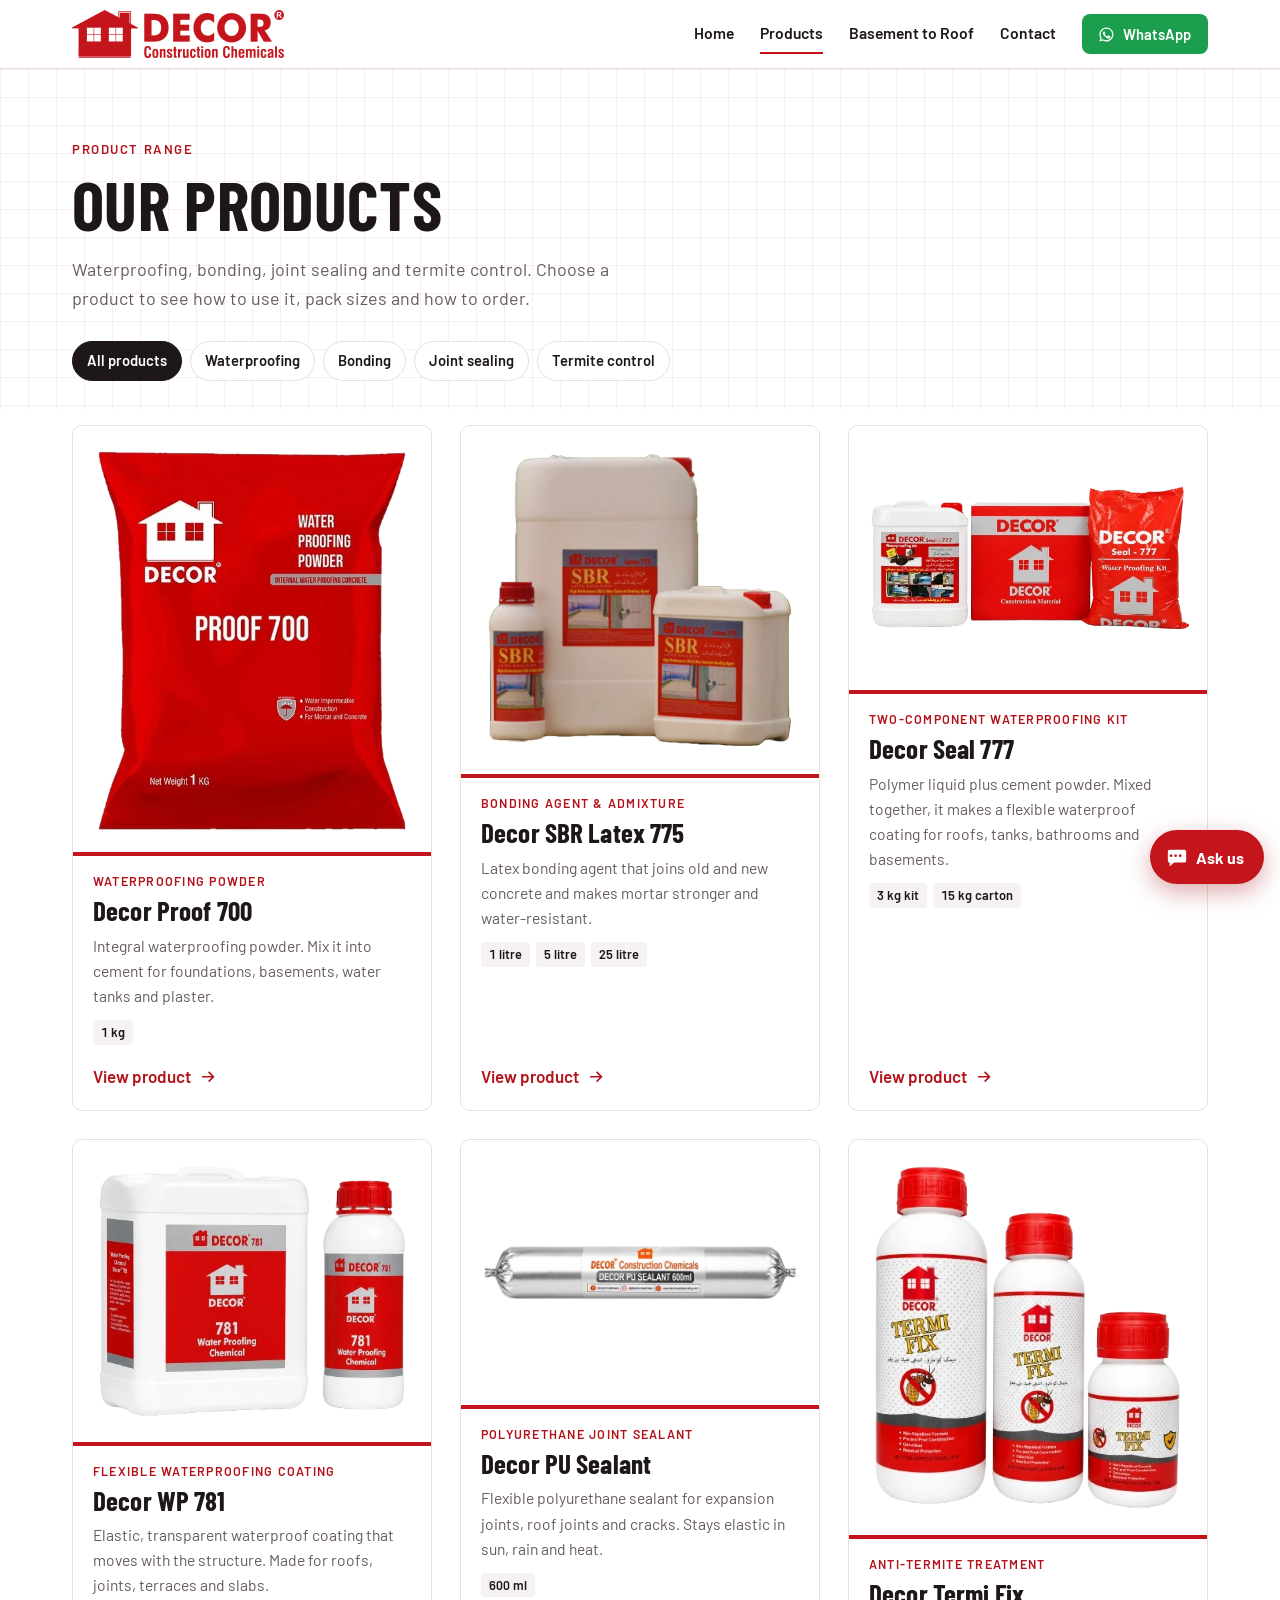
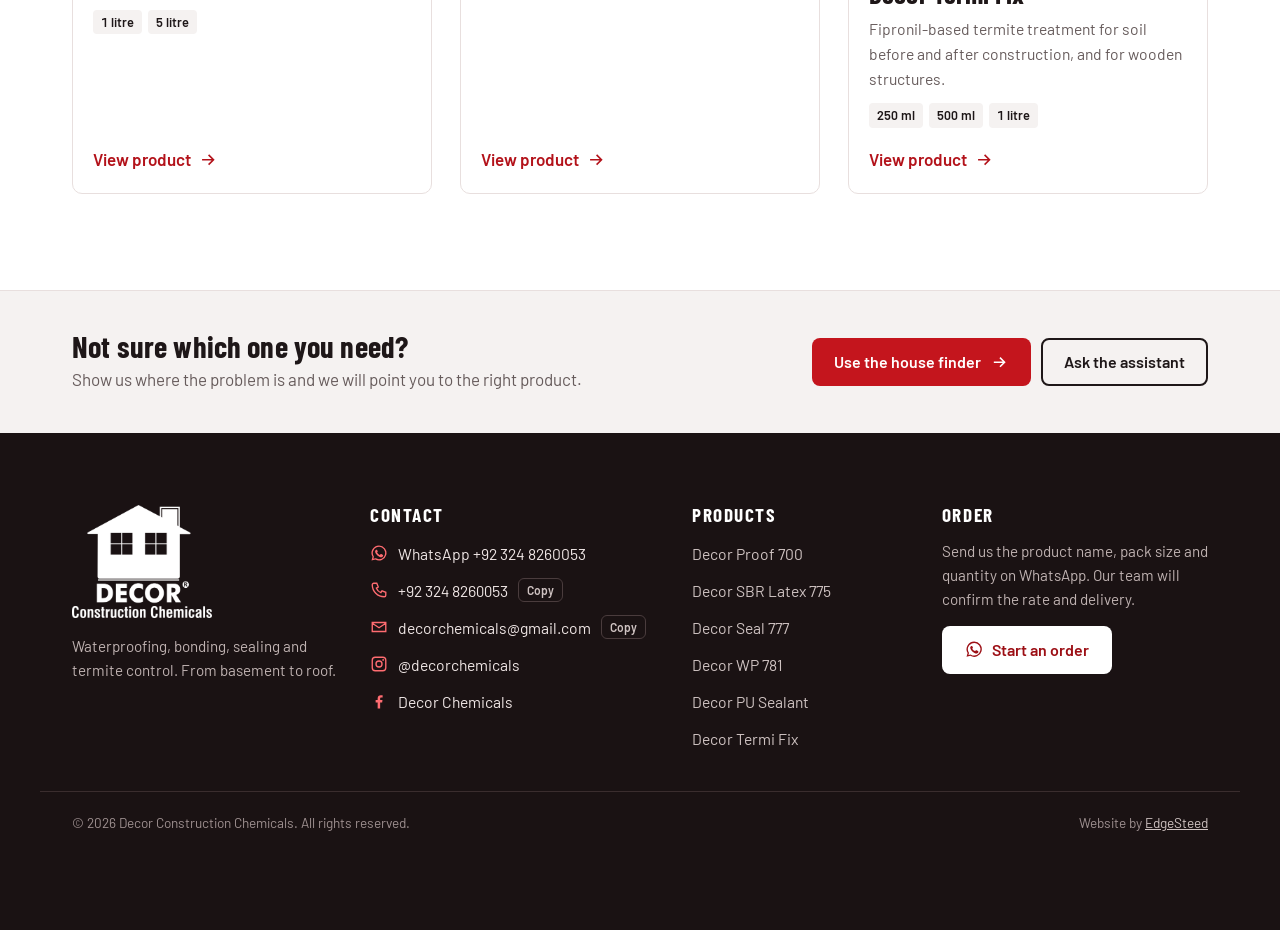
<file: products.html>
<!doctype html>
<html lang="en">
<head>
<meta charset="utf-8">
<meta name="viewport" content="width=device-width, initial-scale=1, viewport-fit=cover">
<title>Products | Decor Construction Chemicals</title>
<meta name="description" content="Decor Proof 700, SBR Latex 775, Seal 777, WP 781, PU Sealant and Termi Fix. Pack sizes, uses and ordering.">
<meta property="og:title" content="Products | Decor Construction Chemicals"><meta property="og:description" content="Decor Proof 700, SBR Latex 775, Seal 777, WP 781, PU Sealant and Termi Fix. Pack sizes, uses and ordering."><meta property="og:type" content="website">

<link rel="icon" href="img/mark.png">
<meta name="theme-color" content="#C4151D">
<link rel="preconnect" href="https://fonts.googleapis.com"><link rel="preconnect" href="https://fonts.gstatic.com" crossorigin>
<link rel="stylesheet" href="https://fonts.googleapis.com/css2?family=Barlow+Condensed:wght@600;700;800&family=Barlow:wght@400;500;600;700&family=Noto+Nastaliq+Urdu:wght@500&display=swap">
<link rel="stylesheet" href="assets/style.css">
<script type="application/ld+json">{"@context":"https://schema.org","@type":"Organization","name":"Decor Construction Chemicals","email":"decorchemicals@gmail.com","telephone":"+92 324 8260053","sameAs":["https://www.instagram.com/decorchemicals","https://www.facebook.com/share/192ZX5S4V6/?mibextid=wwXIfr"]}</script>
</head>
<body>

<a class="skip" href="#main">Skip to content</a>
<header class="site-header">
  <div class="wrap bar">
    <a class="brand" href="index.html" aria-label="Decor Construction Chemicals home">
      <img src="img/logo-horizontal.png" alt="Decor Construction Chemicals" class="logo logo-red" width="212" height="48">
      <img src="img/logo-horizontal-white.png" alt="" class="logo logo-white" width="212" height="48" aria-hidden="true">
    </a>
    <button class="nav-toggle" id="navToggle" aria-expanded="false" aria-controls="siteNav" aria-label="Open menu"><svg viewBox="0 0 24 24" aria-hidden="true" class="ic"><path fill="none" stroke="currentColor" stroke-width="2" d="M4 7h16M4 12h16M4 17h16"/></svg></button>
    <nav class="site-nav" id="siteNav" aria-label="Main">
      <a href="index.html" data-nav="home">Home</a>
      <a href="products.html" data-nav="products">Products</a>
      <a href="index.html#finder" data-nav="finder">Basement to Roof</a>
      <a href="#contact" data-nav="contact">Contact</a>
      <a class="btn btn-wa btn-sm" href="https://wa.me/923248260053?text=Assalam%20o%20Alaikum%2C%20I%20want%20to%20order%20Decor%20products." target="_blank" rel="noopener"><svg viewBox="0 0 24 24" aria-hidden="true" class="ic"><path fill="currentColor" d="M12 2a10 10 0 0 0-8.6 15.1L2 22l5-1.3A10 10 0 1 0 12 2Zm0 18.2a8.2 8.2 0 0 1-4.2-1.1l-.3-.2-3 .8.8-2.9-.2-.3A8.2 8.2 0 1 1 12 20.2Zm4.5-6.1c-.2-.1-1.5-.7-1.7-.8-.2-.1-.4-.1-.6.1l-.8 1c-.1.2-.3.2-.5.1a6.7 6.7 0 0 1-3.3-2.9c-.3-.4.2-.4.7-1.3.1-.2 0-.3 0-.4l-.8-1.8c-.2-.5-.4-.4-.6-.4h-.5a1 1 0 0 0-.7.3 3 3 0 0 0-.9 2.2 5.2 5.2 0 0 0 1.1 2.7 11.8 11.8 0 0 0 4.5 4c1.7.7 2.3.8 3.2.6.5-.1 1.5-.6 1.7-1.2.2-.6.2-1.1.2-1.2-.1-.1-.3-.2-.5-.3Z"/></svg><span>WhatsApp</span></a>
    </nav>
  </div>
</header>
<main id="main" data-page="products">

<section class="page-head">
  <div class="wrap">
    <p class="eyebrow">Product range</p>
    <h1>Our products</h1>
    <p class="lead">Waterproofing, bonding, joint sealing and termite control. Choose a product to see how to use it, pack sizes and how to order.</p>
    <div class="filters" role="group" aria-label="Filter products">
      <button type="button" class="chip" data-filter="all" aria-pressed="true">All products</button><button type="button" class="chip" data-filter="waterproofing" aria-pressed="false">Waterproofing</button><button type="button" class="chip" data-filter="bonding" aria-pressed="false">Bonding</button><button type="button" class="chip" data-filter="sealing" aria-pressed="false">Joint sealing</button><button type="button" class="chip" data-filter="termite" aria-pressed="false">Termite control</button>
    </div>
  </div>
</section>
<section class="section tight">
  <div class="wrap">
    <div class="p-grid" id="productGrid">
<a class="p-card" href="products/proof-700.html" data-cat="waterproofing">
  <div class="p-card-img"><img src="img/proof-700.webp" alt="Decor Proof 700 packaging" loading="lazy"></div>
  <div class="p-card-body">
    <span class="p-type">Waterproofing powder</span>
    <h3>Decor Proof 700</h3>
    <p>Integral waterproofing powder. Mix it into cement for foundations, basements, water tanks and plaster.</p>
    <span class="p-packs"><span>1 kg</span></span>
    <span class="p-more">View product <svg viewBox="0 0 24 24" aria-hidden="true" class="ic"><path fill="none" stroke="currentColor" stroke-width="2" d="M5 12h14M13 6l6 6-6 6"/></svg></span>
  </div>
</a>
<a class="p-card" href="products/sbr-latex-775.html" data-cat="bonding">
  <div class="p-card-img"><img src="img/sbr-latex-775.webp" alt="Decor SBR Latex 775 packaging" loading="lazy"></div>
  <div class="p-card-body">
    <span class="p-type">Bonding agent &amp; admixture</span>
    <h3>Decor SBR Latex 775</h3>
    <p>Latex bonding agent that joins old and new concrete and makes mortar stronger and water-resistant.</p>
    <span class="p-packs"><span>1 litre</span><span>5 litre</span><span>25 litre</span></span>
    <span class="p-more">View product <svg viewBox="0 0 24 24" aria-hidden="true" class="ic"><path fill="none" stroke="currentColor" stroke-width="2" d="M5 12h14M13 6l6 6-6 6"/></svg></span>
  </div>
</a>
<a class="p-card" href="products/seal-777.html" data-cat="waterproofing">
  <div class="p-card-img"><img src="img/seal-777.webp" alt="Decor Seal 777 packaging" loading="lazy"></div>
  <div class="p-card-body">
    <span class="p-type">Two-component waterproofing kit</span>
    <h3>Decor Seal 777</h3>
    <p>Polymer liquid plus cement powder. Mixed together, it makes a flexible waterproof coating for roofs, tanks, bathrooms and basements.</p>
    <span class="p-packs"><span>3 kg kit</span><span>15 kg carton</span></span>
    <span class="p-more">View product <svg viewBox="0 0 24 24" aria-hidden="true" class="ic"><path fill="none" stroke="currentColor" stroke-width="2" d="M5 12h14M13 6l6 6-6 6"/></svg></span>
  </div>
</a>
<a class="p-card" href="products/wp-781.html" data-cat="waterproofing">
  <div class="p-card-img"><img src="img/wp-781.webp" alt="Decor WP 781 packaging" loading="lazy"></div>
  <div class="p-card-body">
    <span class="p-type">Flexible waterproofing coating</span>
    <h3>Decor WP 781</h3>
    <p>Elastic, transparent waterproof coating that moves with the structure. Made for roofs, joints, terraces and slabs.</p>
    <span class="p-packs"><span>1 litre</span><span>5 litre</span></span>
    <span class="p-more">View product <svg viewBox="0 0 24 24" aria-hidden="true" class="ic"><path fill="none" stroke="currentColor" stroke-width="2" d="M5 12h14M13 6l6 6-6 6"/></svg></span>
  </div>
</a>
<a class="p-card" href="products/pu-sealant.html" data-cat="sealing">
  <div class="p-card-img wide"><img src="img/pu-sealant.webp" alt="Decor PU Sealant packaging" loading="lazy"></div>
  <div class="p-card-body">
    <span class="p-type">Polyurethane joint sealant</span>
    <h3>Decor PU Sealant</h3>
    <p>Flexible polyurethane sealant for expansion joints, roof joints and cracks. Stays elastic in sun, rain and heat.</p>
    <span class="p-packs"><span>600 ml</span></span>
    <span class="p-more">View product <svg viewBox="0 0 24 24" aria-hidden="true" class="ic"><path fill="none" stroke="currentColor" stroke-width="2" d="M5 12h14M13 6l6 6-6 6"/></svg></span>
  </div>
</a>
<a class="p-card" href="products/termi-fix.html" data-cat="termite">
  <div class="p-card-img"><img src="img/termi-fix.webp" alt="Decor Termi Fix packaging" loading="lazy"></div>
  <div class="p-card-body">
    <span class="p-type">Anti-termite treatment</span>
    <h3>Decor Termi Fix</h3>
    <p>Fipronil-based termite treatment for soil before and after construction, and for wooden structures.</p>
    <span class="p-packs"><span>250 ml</span><span>500 ml</span><span>1 litre</span></span>
    <span class="p-more">View product <svg viewBox="0 0 24 24" aria-hidden="true" class="ic"><path fill="none" stroke="currentColor" stroke-width="2" d="M5 12h14M13 6l6 6-6 6"/></svg></span>
  </div>
</a></div>
    <p class="empty" id="gridEmpty" hidden>No products in this group yet. <button class="linkish" type="button" data-filter="all">Show all products</button></p>
  </div>
</section>

<section class="finder-cta">
  <div class="wrap finder-cta-row">
    <div><h2>Not sure which one you need?</h2><p>Show us where the problem is and we will point you to the right product.</p></div>
    <div class="finder-cta-btns">
      <a class="btn btn-red" href="index.html#finder">Use the house finder <svg viewBox="0 0 24 24" aria-hidden="true" class="ic"><path fill="none" stroke="currentColor" stroke-width="2" d="M5 12h14M13 6l6 6-6 6"/></svg></a>
      <button class="btn btn-ghost" type="button" data-open-chat>Ask the assistant</button>
    </div>
  </div>
</section>
</main>

<footer class="site-footer" id="contact">
  <div class="wrap footer-grid">
    <div class="footer-brand">
      <img src="img/logo-white.png" alt="Decor Construction Chemicals" width="150" height="120">
      <p>Waterproofing, bonding, sealing and termite control. From basement to roof.</p>
    </div>
    <div>
      <h2 class="f-title">Contact</h2>
      <ul class="f-list">
        <li><a href="https://wa.me/923248260053?text=Assalam%20o%20Alaikum%2C%20I%20have%20a%20question%20about%20Decor%20products." target="_blank" rel="noopener"><svg viewBox="0 0 24 24" aria-hidden="true" class="ic"><path fill="currentColor" d="M12 2a10 10 0 0 0-8.6 15.1L2 22l5-1.3A10 10 0 1 0 12 2Zm0 18.2a8.2 8.2 0 0 1-4.2-1.1l-.3-.2-3 .8.8-2.9-.2-.3A8.2 8.2 0 1 1 12 20.2Zm4.5-6.1c-.2-.1-1.5-.7-1.7-.8-.2-.1-.4-.1-.6.1l-.8 1c-.1.2-.3.2-.5.1a6.7 6.7 0 0 1-3.3-2.9c-.3-.4.2-.4.7-1.3.1-.2 0-.3 0-.4l-.8-1.8c-.2-.5-.4-.4-.6-.4h-.5a1 1 0 0 0-.7.3 3 3 0 0 0-.9 2.2 5.2 5.2 0 0 0 1.1 2.7 11.8 11.8 0 0 0 4.5 4c1.7.7 2.3.8 3.2.6.5-.1 1.5-.6 1.7-1.2.2-.6.2-1.1.2-1.2-.1-.1-.3-.2-.5-.3Z"/></svg><span>WhatsApp +92 324 8260053</span></a></li>
        <li><span class="f-plain"><svg viewBox="0 0 24 24" aria-hidden="true" class="ic"><path fill="none" stroke="currentColor" stroke-width="1.8" d="M5 3h4l2 5-2.5 1.5a11 11 0 0 0 6 6L16 13l5 2v4a2 2 0 0 1-2 2A16 16 0 0 1 3 5a2 2 0 0 1 2-2Z"/></svg><span class="copyable" id="phoneText">+92 324 8260053</span></span> <button class="copy" type="button" data-copy="+92 324 8260053">Copy</button></li>
        <li><span class="f-plain"><svg viewBox="0 0 24 24" aria-hidden="true" class="ic"><path fill="none" stroke="currentColor" stroke-width="1.8" d="M3 6h18v12H3z M3 7l9 6 9-6"/></svg><span class="copyable">decorchemicals@gmail.com</span></span> <button class="copy" type="button" data-copy="decorchemicals@gmail.com">Copy</button></li>
        <li><a href="https://www.instagram.com/decorchemicals" target="_blank" rel="noopener"><svg viewBox="0 0 24 24" aria-hidden="true" class="ic"><path fill="none" stroke="currentColor" stroke-width="1.8" d="M7 3h10a4 4 0 0 1 4 4v10a4 4 0 0 1-4 4H7a4 4 0 0 1-4-4V7a4 4 0 0 1 4-4Z"/><circle cx="12" cy="12" r="4" fill="none" stroke="currentColor" stroke-width="1.8"/><circle cx="17.5" cy="6.5" r="1.2" fill="currentColor"/></svg><span>@decorchemicals</span></a></li>
        <li><a href="https://www.facebook.com/share/192ZX5S4V6/?mibextid=wwXIfr" target="_blank" rel="noopener"><svg viewBox="0 0 24 24" aria-hidden="true" class="ic"><path fill="currentColor" d="M13.5 22v-8h2.7l.4-3.2h-3.1V8.8c0-.9.3-1.5 1.6-1.5h1.7V4.4a22 22 0 0 0-2.5-.1c-2.4 0-4.1 1.5-4.1 4.2v2.3H7.5V14h2.7v8h3.3Z"/></svg><span>Decor Chemicals</span></a></li>
      </ul>
    </div>
    <div>
      <h2 class="f-title">Products</h2>
      <ul class="f-list f-links">
        <li><a href="products/proof-700.html">Decor Proof 700</a></li><li><a href="products/sbr-latex-775.html">Decor SBR Latex 775</a></li><li><a href="products/seal-777.html">Decor Seal 777</a></li><li><a href="products/wp-781.html">Decor WP 781</a></li><li><a href="products/pu-sealant.html">Decor PU Sealant</a></li><li><a href="products/termi-fix.html">Decor Termi Fix</a></li>
      </ul>
    </div>
    <div class="f-order">
      <h2 class="f-title">Order</h2>
      <p>Send us the product name, pack size and quantity on WhatsApp. Our team will confirm the rate and delivery.</p>
      <a class="btn btn-light" href="https://wa.me/923248260053?text=Assalam%20o%20Alaikum%2C%20I%20want%20to%20place%20an%20order." target="_blank" rel="noopener"><svg viewBox="0 0 24 24" aria-hidden="true" class="ic"><path fill="currentColor" d="M12 2a10 10 0 0 0-8.6 15.1L2 22l5-1.3A10 10 0 1 0 12 2Zm0 18.2a8.2 8.2 0 0 1-4.2-1.1l-.3-.2-3 .8.8-2.9-.2-.3A8.2 8.2 0 1 1 12 20.2Zm4.5-6.1c-.2-.1-1.5-.7-1.7-.8-.2-.1-.4-.1-.6.1l-.8 1c-.1.2-.3.2-.5.1a6.7 6.7 0 0 1-3.3-2.9c-.3-.4.2-.4.7-1.3.1-.2 0-.3 0-.4l-.8-1.8c-.2-.5-.4-.4-.6-.4h-.5a1 1 0 0 0-.7.3 3 3 0 0 0-.9 2.2 5.2 5.2 0 0 0 1.1 2.7 11.8 11.8 0 0 0 4.5 4c1.7.7 2.3.8 3.2.6.5-.1 1.5-.6 1.7-1.2.2-.6.2-1.1.2-1.2-.1-.1-.3-.2-.5-.3Z"/></svg><span>Start an order</span></a>
    </div>
  </div>
  <div class="wrap footer-base">
    <span>© 2026 Decor Construction Chemicals. All rights reserved.</span>
    <span>Website by <a href="https://edgesteed.com" target="_blank" rel="noopener">EdgeSteed</a></span>
  </div>
</footer>

<div class="chat" id="chat">
  <button class="chat-fab" id="chatOpen" type="button" aria-controls="chatPanel" aria-expanded="false"><svg viewBox="0 0 24 24" aria-hidden="true" class="ic"><path fill="currentColor" d="M4 4h16a2 2 0 0 1 2 2v10a2 2 0 0 1-2 2H9l-5 4v-4a2 2 0 0 1-2-2V6a2 2 0 0 1 2-2Zm3 6.5a1.5 1.5 0 1 0 0 .01Zm5 0a1.5 1.5 0 1 0 0 .01Zm5 0a1.5 1.5 0 1 0 0 .01Z"/></svg><span>Ask us</span></button>
  <section class="chat-panel" id="chatPanel" hidden aria-label="Decor assistant">
    <div class="chat-head">
      <div><strong>Decor Assistant</strong><span>Product help · English / Roman Urdu</span></div>
      <button class="chat-x" id="chatClose" type="button" aria-label="Close chat"><svg viewBox="0 0 24 24" aria-hidden="true" class="ic"><path fill="none" stroke="currentColor" stroke-width="2" d="M6 6l12 12M18 6 6 18"/></svg></button>
    </div>
    <div class="chat-log" id="chatLog" aria-live="polite"></div>
    <div class="chat-quick" id="chatQuick"></div>
    <form class="chat-form" id="chatForm" autocomplete="off">
      <label class="sr" for="chatInput">Type your question</label>
      <input id="chatInput" type="text" placeholder="e.g. roof leak, termite, price…" maxlength="200">
      <button type="submit" aria-label="Send"><svg viewBox="0 0 24 24" aria-hidden="true" class="ic"><path fill="currentColor" d="M3 20.5 21 12 3 3.5 3 10l12 2-12 2z"/></svg></button>
    </form>
  </section>
</div>
<script>window.DECOR={"mode":"site","root":"","contact":{"whatsapp":"923248260053","phoneDisplay":"+92 324 8260053","email":"decorchemicals@gmail.com","instagram":"https://www.instagram.com/decorchemicals","instagramHandle":"@decorchemicals","facebook":"https://www.facebook.com/share/192ZX5S4V6/?mibextid=wwXIfr","facebookHandle":"Decor Chemicals"},"areas":[{"id":"roof","name":"Roof & terrace","problem":"Roof slab leaks, terrace and balcony seepage","products":["seal-777","wp-781","pu-sealant"]},{"id":"tank","name":"Water tank","problem":"Leaking overhead or underground tanks","products":["seal-777","wp-781","proof-700","sbr-latex-775"]},{"id":"joints","name":"Joints & cracks","problem":"Roof joints, slab junctions, wall cracks, window gaps","products":["pu-sealant","wp-781"]},{"id":"bathroom","name":"Bathroom","problem":"Water seeping through bathroom floors and walls","products":["seal-777","wp-781","sbr-latex-775"]},{"id":"walls","name":"External walls","problem":"Damp walls and rain seepage through outer walls","products":["seal-777","wp-781"]},{"id":"floors","name":"Floors","problem":"Damp floors and water seeping through floor slabs","products":["seal-777"]},{"id":"basement","name":"Basement & foundation","problem":"Damp basements, water in foundations, DPC, termites in the soil","products":["proof-700","seal-777","wp-781","sbr-latex-775","termi-fix"]},{"id":"soil","name":"Soil & woodwork","problem":"Termites (deemak) in soil, floors and wooden frames","products":["termi-fix"]}],"products":[{"slug":"proof-700","name":"Decor Proof 700","short":"Proof 700","type":"Waterproofing powder","summary":"Integral waterproofing powder. Mix it into cement for foundations, basements, water tanks and plaster.","image":"proof-700.webp","packaging":["1 kg"],"usage":"Add 1 kg of Decor Proof 700 to every 50 kg bag of cement.","keywords":["proof","700","pudlo","powder"],"category":"waterproofing"},{"slug":"sbr-latex-775","name":"Decor SBR Latex 775","short":"SBR Latex 775","type":"Bonding agent & admixture","summary":"Latex bonding agent that joins old and new concrete and makes mortar stronger and water-resistant.","image":"sbr-latex-775.webp","packaging":["1 litre","5 litre","25 litre"],"usage":"Add 1 litre of SBR Latex 775 for every 50 kg bag of cement, every 20 kg bag of tile bond, or every 5 bags (1 kg each) of tile grout.","keywords":["sbr","latex","775","bonding","bond"],"category":"bonding"},{"slug":"seal-777","name":"Decor Seal 777","short":"Seal 777","type":"Two-component waterproofing kit","summary":"Polymer liquid plus cement powder. Mixed together, it makes a flexible waterproof coating for roofs, tanks, bathrooms and basements.","image":"seal-777.webp","packaging":["3 kg kit (1 L liquid + 2 kg powder)","15 kg carton (5 L liquid + 10 kg powder)"],"usage":"One 15 kg carton covers 160 sq ft. One 3 kg kit covers 35 sq ft.","keywords":["seal 777","777","seal","kit","carton","two component","cementitious"],"category":"waterproofing"},{"slug":"wp-781","name":"Decor WP 781","short":"WP 781","type":"Flexible waterproofing coating","summary":"Elastic, transparent waterproof coating that moves with the structure. Made for roofs, joints, terraces and slabs.","image":"wp-781.webp","packaging":["1 litre","5 litre"],"keywords":["781","wp","wp781","flexible","transparent","coating"],"category":"waterproofing"},{"slug":"pu-sealant","name":"Decor PU Sealant","short":"PU Sealant","type":"Polyurethane joint sealant","summary":"Flexible polyurethane sealant for expansion joints, roof joints and cracks. Stays elastic in sun, rain and heat.","image":"pu-sealant.webp","packaging":["600 ml"],"keywords":["pu","sealant","polyurethane","joint","joints","crack"],"category":"sealing"},{"slug":"termi-fix","name":"Decor Termi Fix","short":"Termi Fix","type":"Anti-termite treatment","summary":"Fipronil-based termite treatment for soil before and after construction, and for wooden structures.","image":"termi-fix.webp","packaging":["250 ml","500 ml","1 litre"],"usage":"Mix with water as shown in the table. For wooden structures, use with kerosene oil.","keywords":["termi","termite","termites","deemak","dimak","fipronil","keeray","keeda"],"category":"termite"}]};</script>
<script src="assets/app.js" defer></script>
</body>
</html>
</file>
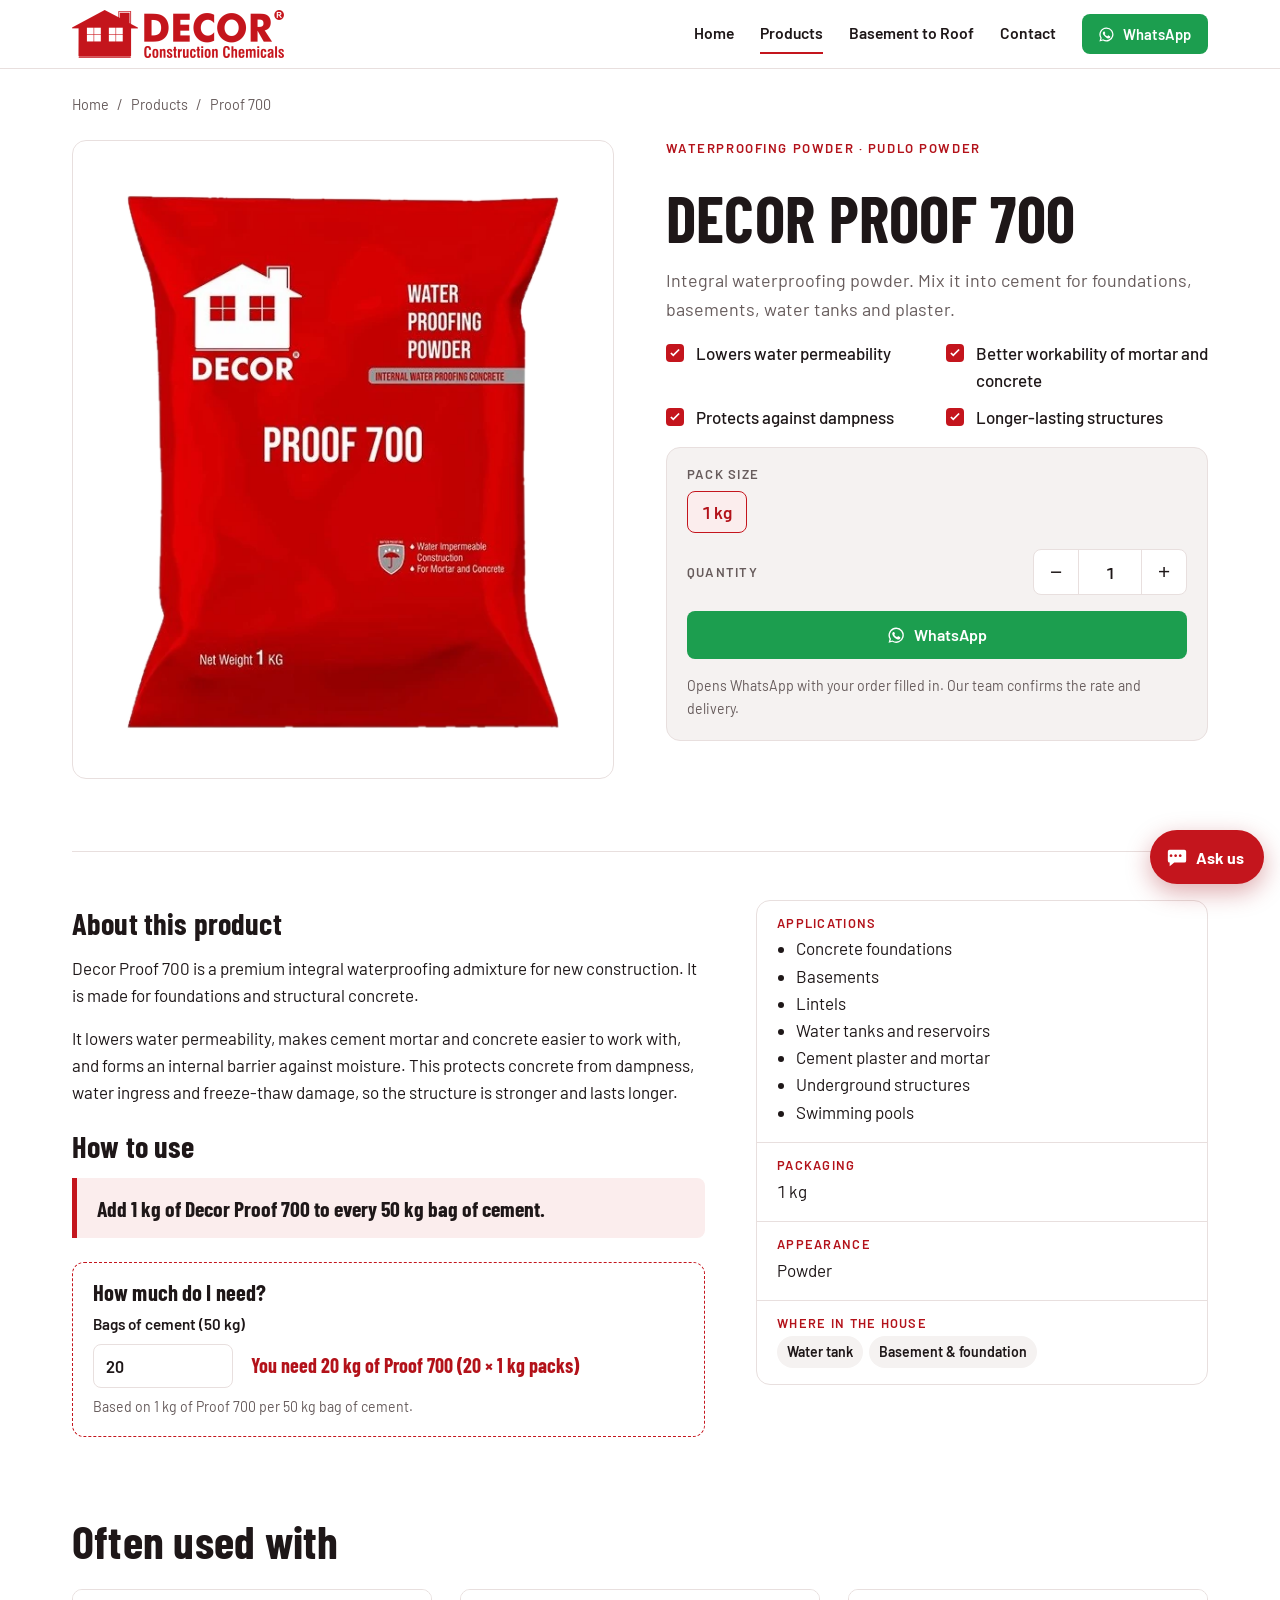
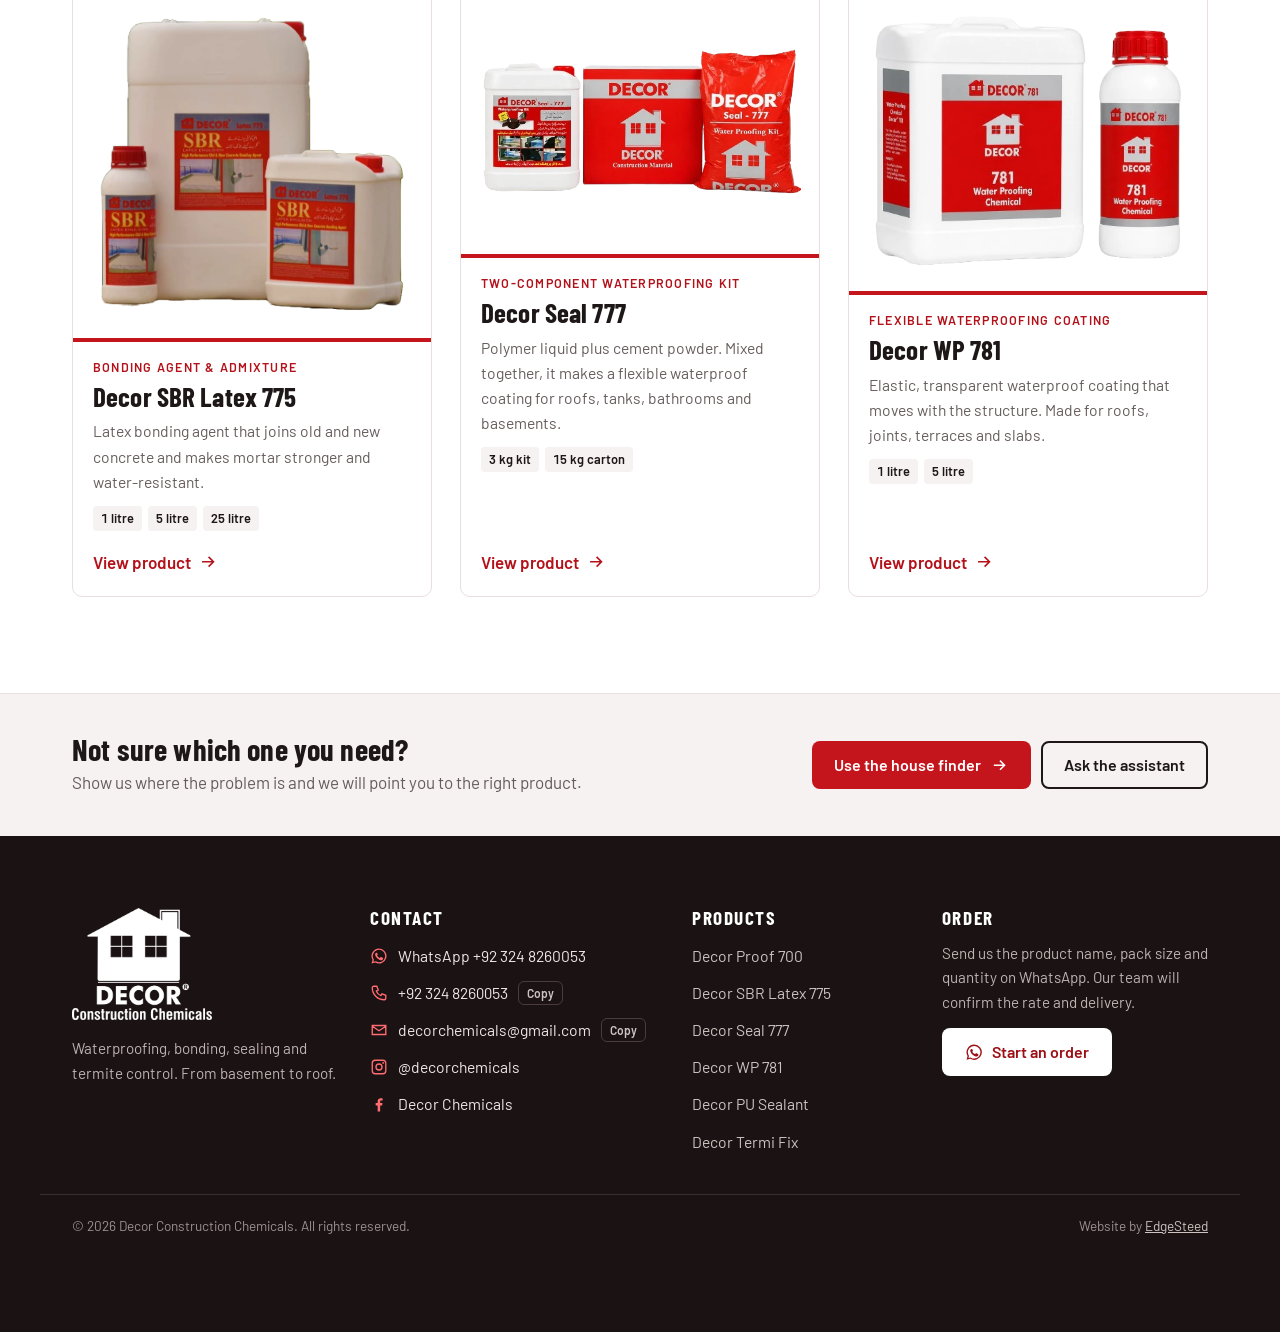
<file: products/proof-700.html>
<!doctype html>
<html lang="en">
<head>
<meta charset="utf-8">
<meta name="viewport" content="width=device-width, initial-scale=1, viewport-fit=cover">
<title>Decor Proof 700 – Waterproofing powder | Decor</title>
<meta name="description" content="Integral waterproofing powder. Mix it into cement for foundations, basements, water tanks and plaster.">
<meta property="og:title" content="Decor Proof 700 – Waterproofing powder | Decor"><meta property="og:description" content="Integral waterproofing powder. Mix it into cement for foundations, basements, water tanks and plaster."><meta property="og:type" content="website">

<link rel="icon" href="../img/mark.png">
<meta name="theme-color" content="#C4151D">
<link rel="preconnect" href="https://fonts.googleapis.com"><link rel="preconnect" href="https://fonts.gstatic.com" crossorigin>
<link rel="stylesheet" href="https://fonts.googleapis.com/css2?family=Barlow+Condensed:wght@600;700;800&family=Barlow:wght@400;500;600;700&family=Noto+Nastaliq+Urdu:wght@500&display=swap">
<link rel="stylesheet" href="../assets/style.css">
<script type="application/ld+json">{"@context":"https://schema.org","@type":"Organization","name":"Decor Construction Chemicals","email":"decorchemicals@gmail.com","telephone":"+92 324 8260053","sameAs":["https://www.instagram.com/decorchemicals","https://www.facebook.com/share/192ZX5S4V6/?mibextid=wwXIfr"]}</script>
</head>
<body>

<a class="skip" href="#main">Skip to content</a>
<header class="site-header">
  <div class="wrap bar">
    <a class="brand" href="../index.html" aria-label="Decor Construction Chemicals home">
      <img src="../img/logo-horizontal.png" alt="Decor Construction Chemicals" class="logo logo-red" width="212" height="48">
      <img src="../img/logo-horizontal-white.png" alt="" class="logo logo-white" width="212" height="48" aria-hidden="true">
    </a>
    <button class="nav-toggle" id="navToggle" aria-expanded="false" aria-controls="siteNav" aria-label="Open menu"><svg viewBox="0 0 24 24" aria-hidden="true" class="ic"><path fill="none" stroke="currentColor" stroke-width="2" d="M4 7h16M4 12h16M4 17h16"/></svg></button>
    <nav class="site-nav" id="siteNav" aria-label="Main">
      <a href="../index.html" data-nav="home">Home</a>
      <a href="../products.html" data-nav="products">Products</a>
      <a href="../index.html#finder" data-nav="finder">Basement to Roof</a>
      <a href="#contact" data-nav="contact">Contact</a>
      <a class="btn btn-wa btn-sm" href="https://wa.me/923248260053?text=Assalam%20o%20Alaikum%2C%20I%20want%20to%20order%20Decor%20products." target="_blank" rel="noopener"><svg viewBox="0 0 24 24" aria-hidden="true" class="ic"><path fill="currentColor" d="M12 2a10 10 0 0 0-8.6 15.1L2 22l5-1.3A10 10 0 1 0 12 2Zm0 18.2a8.2 8.2 0 0 1-4.2-1.1l-.3-.2-3 .8.8-2.9-.2-.3A8.2 8.2 0 1 1 12 20.2Zm4.5-6.1c-.2-.1-1.5-.7-1.7-.8-.2-.1-.4-.1-.6.1l-.8 1c-.1.2-.3.2-.5.1a6.7 6.7 0 0 1-3.3-2.9c-.3-.4.2-.4.7-1.3.1-.2 0-.3 0-.4l-.8-1.8c-.2-.5-.4-.4-.6-.4h-.5a1 1 0 0 0-.7.3 3 3 0 0 0-.9 2.2 5.2 5.2 0 0 0 1.1 2.7 11.8 11.8 0 0 0 4.5 4c1.7.7 2.3.8 3.2.6.5-.1 1.5-.6 1.7-1.2.2-.6.2-1.1.2-1.2-.1-.1-.3-.2-.5-.3Z"/></svg><span>WhatsApp</span></a>
    </nav>
  </div>
</header>
<main id="main" data-page="products">

<article class="product-view" data-slug="proof-700" data-name="Decor Proof 700">
  <div class="wrap">
    <nav class="crumbs" aria-label="Breadcrumb"><a href="../index.html">Home</a><span>/</span><a href="../products.html">Products</a><span>/</span><span aria-current="page">Proof 700</span></nav>
    <div class="pd-top">
      <div class="pd-img"><img src="../img/proof-700.webp" alt="Decor Proof 700 packaging"></div>
      <div class="pd-info">
        <p class="eyebrow">Waterproofing powder · Pudlo powder</p>
        <h1>Decor Proof 700</h1>
        
        <p class="lead">Integral waterproofing powder. Mix it into cement for foundations, basements, water tanks and plaster.</p>
        <ul class="benefits"><li>Lowers water permeability</li><li>Better workability of mortar and concrete</li><li>Protects against dampness</li><li>Longer-lasting structures</li></ul>

        <div class="order-box">
          <fieldset class="packs">
            <legend>Pack size</legend>
            <label class="pack"><input type="radio" name="pack-proof-700" value="1 kg" checked><span>1 kg</span></label>
          </fieldset>
          <div class="qty-row">
            <label for="qty-proof-700">Quantity</label>
            <div class="qty"><button type="button" data-step="-1" aria-label="Less">−</button><input id="qty-proof-700" type="number" min="1" max="9999" value="1" inputmode="numeric"><button type="button" data-step="1" aria-label="More">+</button></div>
          </div>
          <a class="btn btn-wa btn-block order-link" target="_blank" rel="noopener" href="https://wa.me/923248260053?text=Assalam%20o%20Alaikum%2C%20I%20want%20to%20order%20Decor%20Proof%20700%20%E2%80%93%201%20kg%20%C3%97%201."><svg viewBox="0 0 24 24" aria-hidden="true" class="ic"><path fill="currentColor" d="M12 2a10 10 0 0 0-8.6 15.1L2 22l5-1.3A10 10 0 1 0 12 2Zm0 18.2a8.2 8.2 0 0 1-4.2-1.1l-.3-.2-3 .8.8-2.9-.2-.3A8.2 8.2 0 1 1 12 20.2Zm4.5-6.1c-.2-.1-1.5-.7-1.7-.8-.2-.1-.4-.1-.6.1l-.8 1c-.1.2-.3.2-.5.1a6.7 6.7 0 0 1-3.3-2.9c-.3-.4.2-.4.7-1.3.1-.2 0-.3 0-.4l-.8-1.8c-.2-.5-.4-.4-.6-.4h-.5a1 1 0 0 0-.7.3 3 3 0 0 0-.9 2.2 5.2 5.2 0 0 0 1.1 2.7 11.8 11.8 0 0 0 4.5 4c1.7.7 2.3.8 3.2.6.5-.1 1.5-.6 1.7-1.2.2-.6.2-1.1.2-1.2-.1-.1-.3-.2-.5-.3Z"/></svg><span>WhatsApp</span></a>
          <p class="order-note">Opens WhatsApp with your order filled in. Our team confirms the rate and delivery.</p>
        </div>
      </div>
    </div>

    <div class="sheet">
      <section class="sheet-main">
        <h2>About this product</h2>
        <p>Decor Proof 700 is a premium integral waterproofing admixture for new construction. It is made for foundations and structural concrete.</p><p>It lowers water permeability, makes cement mortar and concrete easier to work with, and forms an internal barrier against moisture. This protects concrete from dampness, water ingress and freeze-thaw damage, so the structure is stronger and lasts longer.</p>
        <h2>How to use</h2><p class="usage">Add 1 kg of Decor Proof 700 to every 50 kg bag of cement.</p>
        
        
<div class="calc" data-calc="cement">
  <h3>How much do I need?</h3>
  <label for="cement-proof-700">Bags of cement (50 kg)</label>
  <div class="calc-row"><input id="cement-proof-700" type="number" min="1" max="100000" value="20" inputmode="numeric"><output class="calc-out" for="cement-proof-700"></output></div>
  <p class="calc-note">Based on 1 kg of Proof 700 per 50 kg bag of cement.</p>
</div>
        
      </section>
      <aside class="sheet-side" aria-label="Product data">
        <dl class="spec">
          <div><dt>Applications</dt><dd><ul><li>Concrete foundations</li><li>Basements</li><li>Lintels</li><li>Water tanks and reservoirs</li><li>Cement plaster and mortar</li><li>Underground structures</li><li>Swimming pools</li></ul></dd></div>
          <div><dt>Packaging</dt><dd>1 kg</dd></div>
          <div><dt>Appearance</dt><dd>Powder</dd></div>
          <div><dt>Where in the house</dt><dd class="tags"><span>Water tank</span><span>Basement &amp; foundation</span></dd></div>
        </dl>
      </aside>
    </div>

    
    <section class="related">
      <h2>Often used with</h2>
      <div class="p-grid">
<a class="p-card" href="../products/sbr-latex-775.html" data-cat="bonding">
  <div class="p-card-img"><img src="../img/sbr-latex-775.webp" alt="Decor SBR Latex 775 packaging" loading="lazy"></div>
  <div class="p-card-body">
    <span class="p-type">Bonding agent &amp; admixture</span>
    <h3>Decor SBR Latex 775</h3>
    <p>Latex bonding agent that joins old and new concrete and makes mortar stronger and water-resistant.</p>
    <span class="p-packs"><span>1 litre</span><span>5 litre</span><span>25 litre</span></span>
    <span class="p-more">View product <svg viewBox="0 0 24 24" aria-hidden="true" class="ic"><path fill="none" stroke="currentColor" stroke-width="2" d="M5 12h14M13 6l6 6-6 6"/></svg></span>
  </div>
</a>
<a class="p-card" href="../products/seal-777.html" data-cat="waterproofing">
  <div class="p-card-img"><img src="../img/seal-777.webp" alt="Decor Seal 777 packaging" loading="lazy"></div>
  <div class="p-card-body">
    <span class="p-type">Two-component waterproofing kit</span>
    <h3>Decor Seal 777</h3>
    <p>Polymer liquid plus cement powder. Mixed together, it makes a flexible waterproof coating for roofs, tanks, bathrooms and basements.</p>
    <span class="p-packs"><span>3 kg kit</span><span>15 kg carton</span></span>
    <span class="p-more">View product <svg viewBox="0 0 24 24" aria-hidden="true" class="ic"><path fill="none" stroke="currentColor" stroke-width="2" d="M5 12h14M13 6l6 6-6 6"/></svg></span>
  </div>
</a>
<a class="p-card" href="../products/wp-781.html" data-cat="waterproofing">
  <div class="p-card-img"><img src="../img/wp-781.webp" alt="Decor WP 781 packaging" loading="lazy"></div>
  <div class="p-card-body">
    <span class="p-type">Flexible waterproofing coating</span>
    <h3>Decor WP 781</h3>
    <p>Elastic, transparent waterproof coating that moves with the structure. Made for roofs, joints, terraces and slabs.</p>
    <span class="p-packs"><span>1 litre</span><span>5 litre</span></span>
    <span class="p-more">View product <svg viewBox="0 0 24 24" aria-hidden="true" class="ic"><path fill="none" stroke="currentColor" stroke-width="2" d="M5 12h14M13 6l6 6-6 6"/></svg></span>
  </div>
</a></div>
    </section>
  </div>
</article>
<section class="finder-cta">
  <div class="wrap finder-cta-row">
    <div><h2>Not sure which one you need?</h2><p>Show us where the problem is and we will point you to the right product.</p></div>
    <div class="finder-cta-btns">
      <a class="btn btn-red" href="../index.html#finder">Use the house finder <svg viewBox="0 0 24 24" aria-hidden="true" class="ic"><path fill="none" stroke="currentColor" stroke-width="2" d="M5 12h14M13 6l6 6-6 6"/></svg></a>
      <button class="btn btn-ghost" type="button" data-open-chat>Ask the assistant</button>
    </div>
  </div>
</section>
</main>

<footer class="site-footer" id="contact">
  <div class="wrap footer-grid">
    <div class="footer-brand">
      <img src="../img/logo-white.png" alt="Decor Construction Chemicals" width="150" height="120">
      <p>Waterproofing, bonding, sealing and termite control. From basement to roof.</p>
    </div>
    <div>
      <h2 class="f-title">Contact</h2>
      <ul class="f-list">
        <li><a href="https://wa.me/923248260053?text=Assalam%20o%20Alaikum%2C%20I%20have%20a%20question%20about%20Decor%20products." target="_blank" rel="noopener"><svg viewBox="0 0 24 24" aria-hidden="true" class="ic"><path fill="currentColor" d="M12 2a10 10 0 0 0-8.6 15.1L2 22l5-1.3A10 10 0 1 0 12 2Zm0 18.2a8.2 8.2 0 0 1-4.2-1.1l-.3-.2-3 .8.8-2.9-.2-.3A8.2 8.2 0 1 1 12 20.2Zm4.5-6.1c-.2-.1-1.5-.7-1.7-.8-.2-.1-.4-.1-.6.1l-.8 1c-.1.2-.3.2-.5.1a6.7 6.7 0 0 1-3.3-2.9c-.3-.4.2-.4.7-1.3.1-.2 0-.3 0-.4l-.8-1.8c-.2-.5-.4-.4-.6-.4h-.5a1 1 0 0 0-.7.3 3 3 0 0 0-.9 2.2 5.2 5.2 0 0 0 1.1 2.7 11.8 11.8 0 0 0 4.5 4c1.7.7 2.3.8 3.2.6.5-.1 1.5-.6 1.7-1.2.2-.6.2-1.1.2-1.2-.1-.1-.3-.2-.5-.3Z"/></svg><span>WhatsApp +92 324 8260053</span></a></li>
        <li><span class="f-plain"><svg viewBox="0 0 24 24" aria-hidden="true" class="ic"><path fill="none" stroke="currentColor" stroke-width="1.8" d="M5 3h4l2 5-2.5 1.5a11 11 0 0 0 6 6L16 13l5 2v4a2 2 0 0 1-2 2A16 16 0 0 1 3 5a2 2 0 0 1 2-2Z"/></svg><span class="copyable" id="phoneText">+92 324 8260053</span></span> <button class="copy" type="button" data-copy="+92 324 8260053">Copy</button></li>
        <li><span class="f-plain"><svg viewBox="0 0 24 24" aria-hidden="true" class="ic"><path fill="none" stroke="currentColor" stroke-width="1.8" d="M3 6h18v12H3z M3 7l9 6 9-6"/></svg><span class="copyable">decorchemicals@gmail.com</span></span> <button class="copy" type="button" data-copy="decorchemicals@gmail.com">Copy</button></li>
        <li><a href="https://www.instagram.com/decorchemicals" target="_blank" rel="noopener"><svg viewBox="0 0 24 24" aria-hidden="true" class="ic"><path fill="none" stroke="currentColor" stroke-width="1.8" d="M7 3h10a4 4 0 0 1 4 4v10a4 4 0 0 1-4 4H7a4 4 0 0 1-4-4V7a4 4 0 0 1 4-4Z"/><circle cx="12" cy="12" r="4" fill="none" stroke="currentColor" stroke-width="1.8"/><circle cx="17.5" cy="6.5" r="1.2" fill="currentColor"/></svg><span>@decorchemicals</span></a></li>
        <li><a href="https://www.facebook.com/share/192ZX5S4V6/?mibextid=wwXIfr" target="_blank" rel="noopener"><svg viewBox="0 0 24 24" aria-hidden="true" class="ic"><path fill="currentColor" d="M13.5 22v-8h2.7l.4-3.2h-3.1V8.8c0-.9.3-1.5 1.6-1.5h1.7V4.4a22 22 0 0 0-2.5-.1c-2.4 0-4.1 1.5-4.1 4.2v2.3H7.5V14h2.7v8h3.3Z"/></svg><span>Decor Chemicals</span></a></li>
      </ul>
    </div>
    <div>
      <h2 class="f-title">Products</h2>
      <ul class="f-list f-links">
        <li><a href="../products/proof-700.html">Decor Proof 700</a></li><li><a href="../products/sbr-latex-775.html">Decor SBR Latex 775</a></li><li><a href="../products/seal-777.html">Decor Seal 777</a></li><li><a href="../products/wp-781.html">Decor WP 781</a></li><li><a href="../products/pu-sealant.html">Decor PU Sealant</a></li><li><a href="../products/termi-fix.html">Decor Termi Fix</a></li>
      </ul>
    </div>
    <div class="f-order">
      <h2 class="f-title">Order</h2>
      <p>Send us the product name, pack size and quantity on WhatsApp. Our team will confirm the rate and delivery.</p>
      <a class="btn btn-light" href="https://wa.me/923248260053?text=Assalam%20o%20Alaikum%2C%20I%20want%20to%20place%20an%20order." target="_blank" rel="noopener"><svg viewBox="0 0 24 24" aria-hidden="true" class="ic"><path fill="currentColor" d="M12 2a10 10 0 0 0-8.6 15.1L2 22l5-1.3A10 10 0 1 0 12 2Zm0 18.2a8.2 8.2 0 0 1-4.2-1.1l-.3-.2-3 .8.8-2.9-.2-.3A8.2 8.2 0 1 1 12 20.2Zm4.5-6.1c-.2-.1-1.5-.7-1.7-.8-.2-.1-.4-.1-.6.1l-.8 1c-.1.2-.3.2-.5.1a6.7 6.7 0 0 1-3.3-2.9c-.3-.4.2-.4.7-1.3.1-.2 0-.3 0-.4l-.8-1.8c-.2-.5-.4-.4-.6-.4h-.5a1 1 0 0 0-.7.3 3 3 0 0 0-.9 2.2 5.2 5.2 0 0 0 1.1 2.7 11.8 11.8 0 0 0 4.5 4c1.7.7 2.3.8 3.2.6.5-.1 1.5-.6 1.7-1.2.2-.6.2-1.1.2-1.2-.1-.1-.3-.2-.5-.3Z"/></svg><span>Start an order</span></a>
    </div>
  </div>
  <div class="wrap footer-base">
    <span>© 2026 Decor Construction Chemicals. All rights reserved.</span>
    <span>Website by <a href="https://edgesteed.com" target="_blank" rel="noopener">EdgeSteed</a></span>
  </div>
</footer>

<div class="chat" id="chat">
  <button class="chat-fab" id="chatOpen" type="button" aria-controls="chatPanel" aria-expanded="false"><svg viewBox="0 0 24 24" aria-hidden="true" class="ic"><path fill="currentColor" d="M4 4h16a2 2 0 0 1 2 2v10a2 2 0 0 1-2 2H9l-5 4v-4a2 2 0 0 1-2-2V6a2 2 0 0 1 2-2Zm3 6.5a1.5 1.5 0 1 0 0 .01Zm5 0a1.5 1.5 0 1 0 0 .01Zm5 0a1.5 1.5 0 1 0 0 .01Z"/></svg><span>Ask us</span></button>
  <section class="chat-panel" id="chatPanel" hidden aria-label="Decor assistant">
    <div class="chat-head">
      <div><strong>Decor Assistant</strong><span>Product help · English / Roman Urdu</span></div>
      <button class="chat-x" id="chatClose" type="button" aria-label="Close chat"><svg viewBox="0 0 24 24" aria-hidden="true" class="ic"><path fill="none" stroke="currentColor" stroke-width="2" d="M6 6l12 12M18 6 6 18"/></svg></button>
    </div>
    <div class="chat-log" id="chatLog" aria-live="polite"></div>
    <div class="chat-quick" id="chatQuick"></div>
    <form class="chat-form" id="chatForm" autocomplete="off">
      <label class="sr" for="chatInput">Type your question</label>
      <input id="chatInput" type="text" placeholder="e.g. roof leak, termite, price…" maxlength="200">
      <button type="submit" aria-label="Send"><svg viewBox="0 0 24 24" aria-hidden="true" class="ic"><path fill="currentColor" d="M3 20.5 21 12 3 3.5 3 10l12 2-12 2z"/></svg></button>
    </form>
  </section>
</div>
<script>window.DECOR={"mode":"site","root":"../","contact":{"whatsapp":"923248260053","phoneDisplay":"+92 324 8260053","email":"decorchemicals@gmail.com","instagram":"https://www.instagram.com/decorchemicals","instagramHandle":"@decorchemicals","facebook":"https://www.facebook.com/share/192ZX5S4V6/?mibextid=wwXIfr","facebookHandle":"Decor Chemicals"},"areas":[{"id":"roof","name":"Roof & terrace","problem":"Roof slab leaks, terrace and balcony seepage","products":["seal-777","wp-781","pu-sealant"]},{"id":"tank","name":"Water tank","problem":"Leaking overhead or underground tanks","products":["seal-777","wp-781","proof-700","sbr-latex-775"]},{"id":"joints","name":"Joints & cracks","problem":"Roof joints, slab junctions, wall cracks, window gaps","products":["pu-sealant","wp-781"]},{"id":"bathroom","name":"Bathroom","problem":"Water seeping through bathroom floors and walls","products":["seal-777","wp-781","sbr-latex-775"]},{"id":"walls","name":"External walls","problem":"Damp walls and rain seepage through outer walls","products":["seal-777","wp-781"]},{"id":"floors","name":"Floors","problem":"Damp floors and water seeping through floor slabs","products":["seal-777"]},{"id":"basement","name":"Basement & foundation","problem":"Damp basements, water in foundations, DPC, termites in the soil","products":["proof-700","seal-777","wp-781","sbr-latex-775","termi-fix"]},{"id":"soil","name":"Soil & woodwork","problem":"Termites (deemak) in soil, floors and wooden frames","products":["termi-fix"]}],"products":[{"slug":"proof-700","name":"Decor Proof 700","short":"Proof 700","type":"Waterproofing powder","summary":"Integral waterproofing powder. Mix it into cement for foundations, basements, water tanks and plaster.","image":"proof-700.webp","packaging":["1 kg"],"usage":"Add 1 kg of Decor Proof 700 to every 50 kg bag of cement.","keywords":["proof","700","pudlo","powder"],"category":"waterproofing"},{"slug":"sbr-latex-775","name":"Decor SBR Latex 775","short":"SBR Latex 775","type":"Bonding agent & admixture","summary":"Latex bonding agent that joins old and new concrete and makes mortar stronger and water-resistant.","image":"sbr-latex-775.webp","packaging":["1 litre","5 litre","25 litre"],"usage":"Add 1 litre of SBR Latex 775 for every 50 kg bag of cement, every 20 kg bag of tile bond, or every 5 bags (1 kg each) of tile grout.","keywords":["sbr","latex","775","bonding","bond"],"category":"bonding"},{"slug":"seal-777","name":"Decor Seal 777","short":"Seal 777","type":"Two-component waterproofing kit","summary":"Polymer liquid plus cement powder. Mixed together, it makes a flexible waterproof coating for roofs, tanks, bathrooms and basements.","image":"seal-777.webp","packaging":["3 kg kit (1 L liquid + 2 kg powder)","15 kg carton (5 L liquid + 10 kg powder)"],"usage":"One 15 kg carton covers 160 sq ft. One 3 kg kit covers 35 sq ft.","keywords":["seal 777","777","seal","kit","carton","two component","cementitious"],"category":"waterproofing"},{"slug":"wp-781","name":"Decor WP 781","short":"WP 781","type":"Flexible waterproofing coating","summary":"Elastic, transparent waterproof coating that moves with the structure. Made for roofs, joints, terraces and slabs.","image":"wp-781.webp","packaging":["1 litre","5 litre"],"keywords":["781","wp","wp781","flexible","transparent","coating"],"category":"waterproofing"},{"slug":"pu-sealant","name":"Decor PU Sealant","short":"PU Sealant","type":"Polyurethane joint sealant","summary":"Flexible polyurethane sealant for expansion joints, roof joints and cracks. Stays elastic in sun, rain and heat.","image":"pu-sealant.webp","packaging":["600 ml"],"keywords":["pu","sealant","polyurethane","joint","joints","crack"],"category":"sealing"},{"slug":"termi-fix","name":"Decor Termi Fix","short":"Termi Fix","type":"Anti-termite treatment","summary":"Fipronil-based termite treatment for soil before and after construction, and for wooden structures.","image":"termi-fix.webp","packaging":["250 ml","500 ml","1 litre"],"usage":"Mix with water as shown in the table. For wooden structures, use with kerosene oil.","keywords":["termi","termite","termites","deemak","dimak","fipronil","keeray","keeda"],"category":"termite"}]};</script>
<script src="../assets/app.js" defer></script>
</body>
</html>
</file>
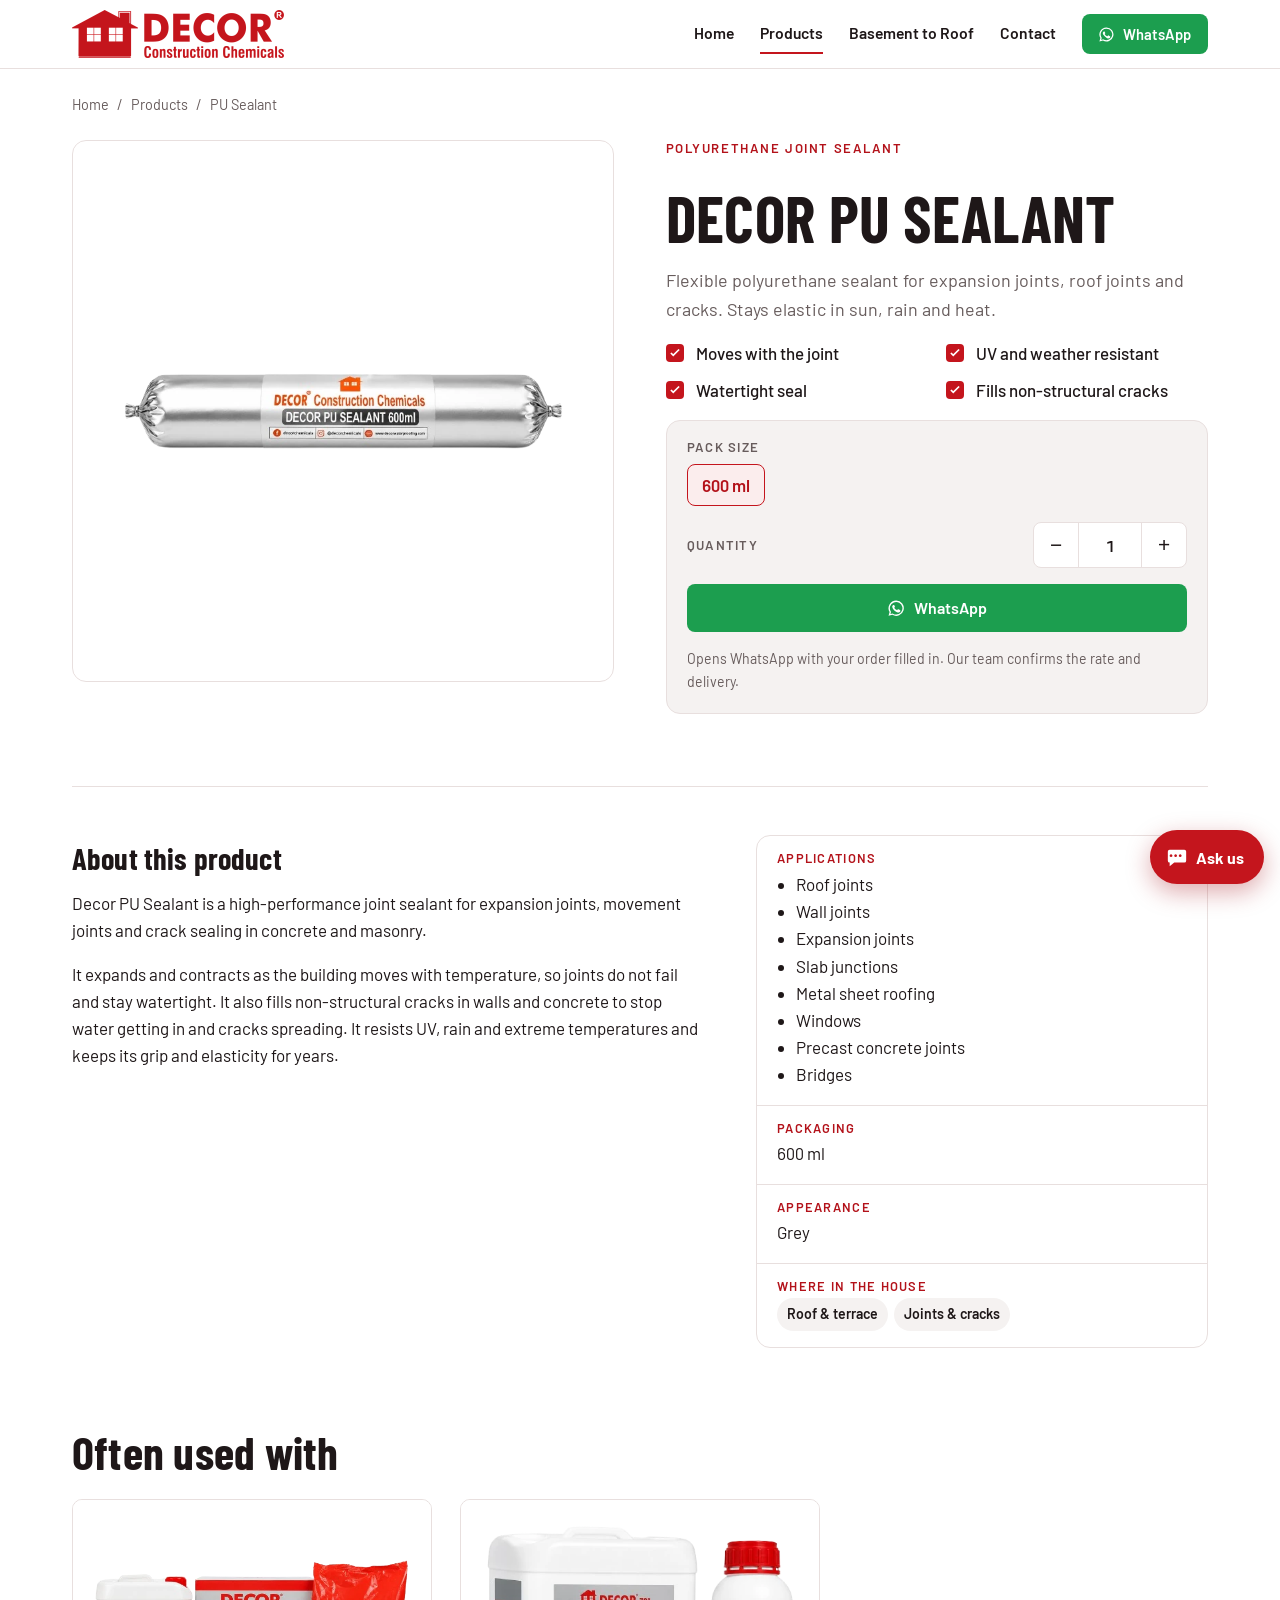
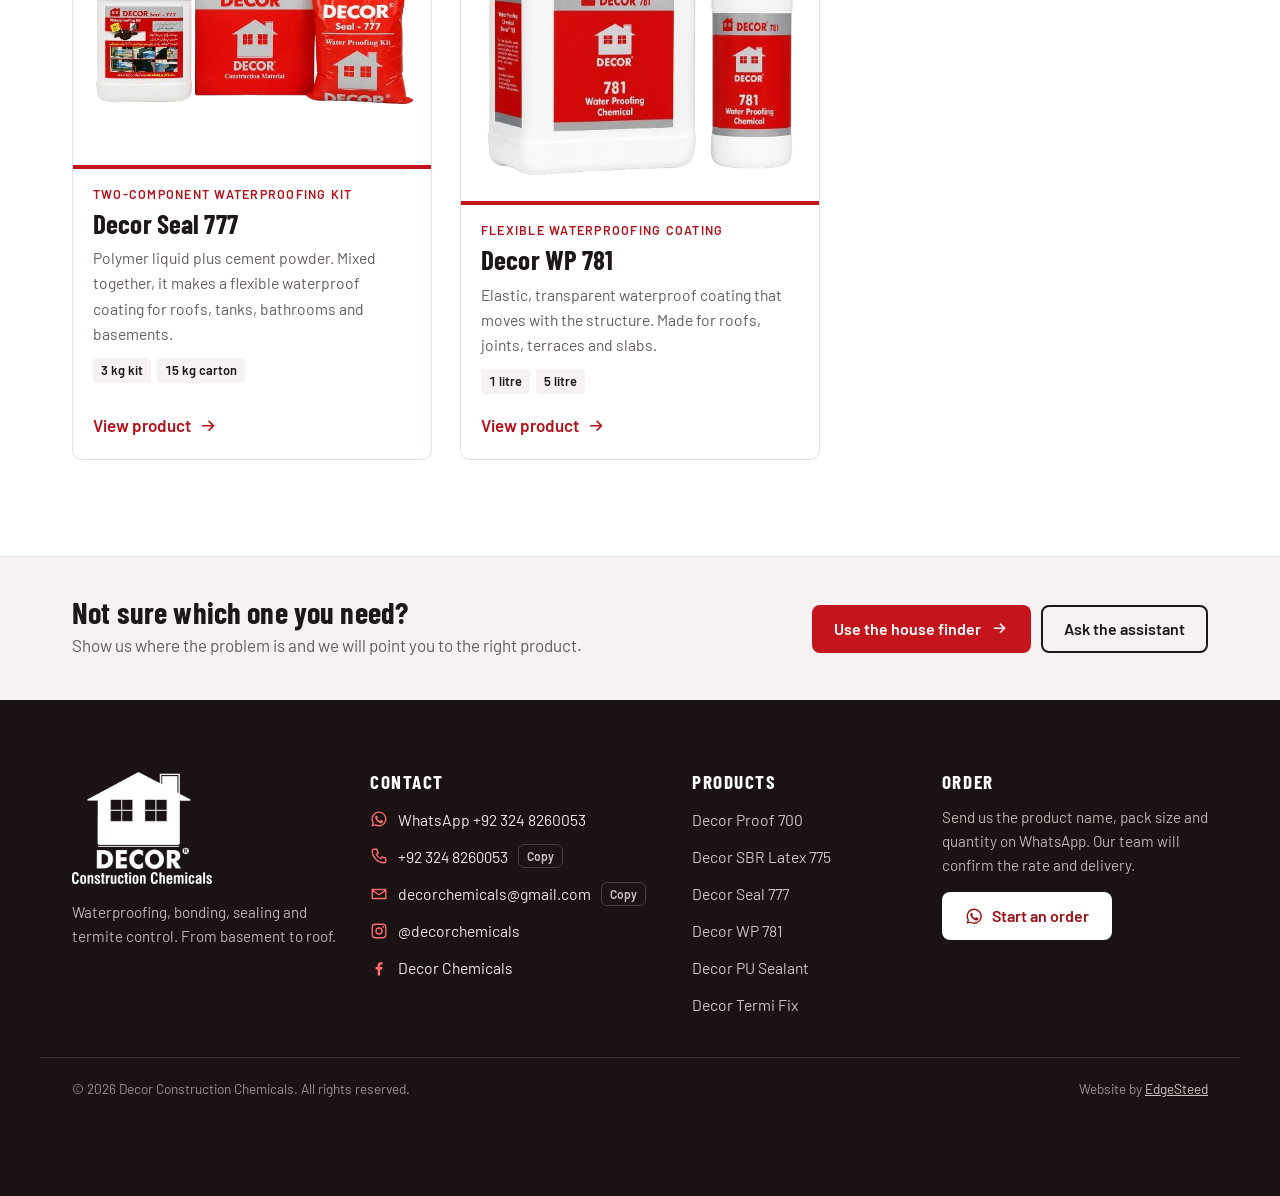
<file: products/pu-sealant.html>
<!doctype html>
<html lang="en">
<head>
<meta charset="utf-8">
<meta name="viewport" content="width=device-width, initial-scale=1, viewport-fit=cover">
<title>Decor PU Sealant – Polyurethane joint sealant | Decor</title>
<meta name="description" content="Flexible polyurethane sealant for expansion joints, roof joints and cracks. Stays elastic in sun, rain and heat.">
<meta property="og:title" content="Decor PU Sealant – Polyurethane joint sealant | Decor"><meta property="og:description" content="Flexible polyurethane sealant for expansion joints, roof joints and cracks. Stays elastic in sun, rain and heat."><meta property="og:type" content="website">

<link rel="icon" href="../img/mark.png">
<meta name="theme-color" content="#C4151D">
<link rel="preconnect" href="https://fonts.googleapis.com"><link rel="preconnect" href="https://fonts.gstatic.com" crossorigin>
<link rel="stylesheet" href="https://fonts.googleapis.com/css2?family=Barlow+Condensed:wght@600;700;800&family=Barlow:wght@400;500;600;700&family=Noto+Nastaliq+Urdu:wght@500&display=swap">
<link rel="stylesheet" href="../assets/style.css">
<script type="application/ld+json">{"@context":"https://schema.org","@type":"Organization","name":"Decor Construction Chemicals","email":"decorchemicals@gmail.com","telephone":"+92 324 8260053","sameAs":["https://www.instagram.com/decorchemicals","https://www.facebook.com/share/192ZX5S4V6/?mibextid=wwXIfr"]}</script>
</head>
<body>

<a class="skip" href="#main">Skip to content</a>
<header class="site-header">
  <div class="wrap bar">
    <a class="brand" href="../index.html" aria-label="Decor Construction Chemicals home">
      <img src="../img/logo-horizontal.png" alt="Decor Construction Chemicals" class="logo logo-red" width="212" height="48">
      <img src="../img/logo-horizontal-white.png" alt="" class="logo logo-white" width="212" height="48" aria-hidden="true">
    </a>
    <button class="nav-toggle" id="navToggle" aria-expanded="false" aria-controls="siteNav" aria-label="Open menu"><svg viewBox="0 0 24 24" aria-hidden="true" class="ic"><path fill="none" stroke="currentColor" stroke-width="2" d="M4 7h16M4 12h16M4 17h16"/></svg></button>
    <nav class="site-nav" id="siteNav" aria-label="Main">
      <a href="../index.html" data-nav="home">Home</a>
      <a href="../products.html" data-nav="products">Products</a>
      <a href="../index.html#finder" data-nav="finder">Basement to Roof</a>
      <a href="#contact" data-nav="contact">Contact</a>
      <a class="btn btn-wa btn-sm" href="https://wa.me/923248260053?text=Assalam%20o%20Alaikum%2C%20I%20want%20to%20order%20Decor%20products." target="_blank" rel="noopener"><svg viewBox="0 0 24 24" aria-hidden="true" class="ic"><path fill="currentColor" d="M12 2a10 10 0 0 0-8.6 15.1L2 22l5-1.3A10 10 0 1 0 12 2Zm0 18.2a8.2 8.2 0 0 1-4.2-1.1l-.3-.2-3 .8.8-2.9-.2-.3A8.2 8.2 0 1 1 12 20.2Zm4.5-6.1c-.2-.1-1.5-.7-1.7-.8-.2-.1-.4-.1-.6.1l-.8 1c-.1.2-.3.2-.5.1a6.7 6.7 0 0 1-3.3-2.9c-.3-.4.2-.4.7-1.3.1-.2 0-.3 0-.4l-.8-1.8c-.2-.5-.4-.4-.6-.4h-.5a1 1 0 0 0-.7.3 3 3 0 0 0-.9 2.2 5.2 5.2 0 0 0 1.1 2.7 11.8 11.8 0 0 0 4.5 4c1.7.7 2.3.8 3.2.6.5-.1 1.5-.6 1.7-1.2.2-.6.2-1.1.2-1.2-.1-.1-.3-.2-.5-.3Z"/></svg><span>WhatsApp</span></a>
    </nav>
  </div>
</header>
<main id="main" data-page="products">

<article class="product-view" data-slug="pu-sealant" data-name="Decor PU Sealant">
  <div class="wrap">
    <nav class="crumbs" aria-label="Breadcrumb"><a href="../index.html">Home</a><span>/</span><a href="../products.html">Products</a><span>/</span><span aria-current="page">PU Sealant</span></nav>
    <div class="pd-top">
      <div class="pd-img wide"><img src="../img/pu-sealant.webp" alt="Decor PU Sealant packaging"></div>
      <div class="pd-info">
        <p class="eyebrow">Polyurethane joint sealant</p>
        <h1>Decor PU Sealant</h1>
        
        <p class="lead">Flexible polyurethane sealant for expansion joints, roof joints and cracks. Stays elastic in sun, rain and heat.</p>
        <ul class="benefits"><li>Moves with the joint</li><li>UV and weather resistant</li><li>Watertight seal</li><li>Fills non-structural cracks</li></ul>

        <div class="order-box">
          <fieldset class="packs">
            <legend>Pack size</legend>
            <label class="pack"><input type="radio" name="pack-pu-sealant" value="600 ml" checked><span>600 ml</span></label>
          </fieldset>
          <div class="qty-row">
            <label for="qty-pu-sealant">Quantity</label>
            <div class="qty"><button type="button" data-step="-1" aria-label="Less">−</button><input id="qty-pu-sealant" type="number" min="1" max="9999" value="1" inputmode="numeric"><button type="button" data-step="1" aria-label="More">+</button></div>
          </div>
          <a class="btn btn-wa btn-block order-link" target="_blank" rel="noopener" href="https://wa.me/923248260053?text=Assalam%20o%20Alaikum%2C%20I%20want%20to%20order%20Decor%20PU%20Sealant%20%E2%80%93%20600%20ml%20%C3%97%201."><svg viewBox="0 0 24 24" aria-hidden="true" class="ic"><path fill="currentColor" d="M12 2a10 10 0 0 0-8.6 15.1L2 22l5-1.3A10 10 0 1 0 12 2Zm0 18.2a8.2 8.2 0 0 1-4.2-1.1l-.3-.2-3 .8.8-2.9-.2-.3A8.2 8.2 0 1 1 12 20.2Zm4.5-6.1c-.2-.1-1.5-.7-1.7-.8-.2-.1-.4-.1-.6.1l-.8 1c-.1.2-.3.2-.5.1a6.7 6.7 0 0 1-3.3-2.9c-.3-.4.2-.4.7-1.3.1-.2 0-.3 0-.4l-.8-1.8c-.2-.5-.4-.4-.6-.4h-.5a1 1 0 0 0-.7.3 3 3 0 0 0-.9 2.2 5.2 5.2 0 0 0 1.1 2.7 11.8 11.8 0 0 0 4.5 4c1.7.7 2.3.8 3.2.6.5-.1 1.5-.6 1.7-1.2.2-.6.2-1.1.2-1.2-.1-.1-.3-.2-.5-.3Z"/></svg><span>WhatsApp</span></a>
          <p class="order-note">Opens WhatsApp with your order filled in. Our team confirms the rate and delivery.</p>
        </div>
      </div>
    </div>

    <div class="sheet">
      <section class="sheet-main">
        <h2>About this product</h2>
        <p>Decor PU Sealant is a high-performance joint sealant for expansion joints, movement joints and crack sealing in concrete and masonry.</p><p>It expands and contracts as the building moves with temperature, so joints do not fail and stay watertight. It also fills non-structural cracks in walls and concrete to stop water getting in and cracks spreading. It resists UV, rain and extreme temperatures and keeps its grip and elasticity for years.</p>
        
        
        
        
      </section>
      <aside class="sheet-side" aria-label="Product data">
        <dl class="spec">
          <div><dt>Applications</dt><dd><ul><li>Roof joints</li><li>Wall joints</li><li>Expansion joints</li><li>Slab junctions</li><li>Metal sheet roofing</li><li>Windows</li><li>Precast concrete joints</li><li>Bridges</li></ul></dd></div>
          <div><dt>Packaging</dt><dd>600 ml</dd></div>
          <div><dt>Appearance</dt><dd>Grey</dd></div>
          <div><dt>Where in the house</dt><dd class="tags"><span>Roof &amp; terrace</span><span>Joints &amp; cracks</span></dd></div>
        </dl>
      </aside>
    </div>

    
    <section class="related">
      <h2>Often used with</h2>
      <div class="p-grid">
<a class="p-card" href="../products/seal-777.html" data-cat="waterproofing">
  <div class="p-card-img"><img src="../img/seal-777.webp" alt="Decor Seal 777 packaging" loading="lazy"></div>
  <div class="p-card-body">
    <span class="p-type">Two-component waterproofing kit</span>
    <h3>Decor Seal 777</h3>
    <p>Polymer liquid plus cement powder. Mixed together, it makes a flexible waterproof coating for roofs, tanks, bathrooms and basements.</p>
    <span class="p-packs"><span>3 kg kit</span><span>15 kg carton</span></span>
    <span class="p-more">View product <svg viewBox="0 0 24 24" aria-hidden="true" class="ic"><path fill="none" stroke="currentColor" stroke-width="2" d="M5 12h14M13 6l6 6-6 6"/></svg></span>
  </div>
</a>
<a class="p-card" href="../products/wp-781.html" data-cat="waterproofing">
  <div class="p-card-img"><img src="../img/wp-781.webp" alt="Decor WP 781 packaging" loading="lazy"></div>
  <div class="p-card-body">
    <span class="p-type">Flexible waterproofing coating</span>
    <h3>Decor WP 781</h3>
    <p>Elastic, transparent waterproof coating that moves with the structure. Made for roofs, joints, terraces and slabs.</p>
    <span class="p-packs"><span>1 litre</span><span>5 litre</span></span>
    <span class="p-more">View product <svg viewBox="0 0 24 24" aria-hidden="true" class="ic"><path fill="none" stroke="currentColor" stroke-width="2" d="M5 12h14M13 6l6 6-6 6"/></svg></span>
  </div>
</a></div>
    </section>
  </div>
</article>
<section class="finder-cta">
  <div class="wrap finder-cta-row">
    <div><h2>Not sure which one you need?</h2><p>Show us where the problem is and we will point you to the right product.</p></div>
    <div class="finder-cta-btns">
      <a class="btn btn-red" href="../index.html#finder">Use the house finder <svg viewBox="0 0 24 24" aria-hidden="true" class="ic"><path fill="none" stroke="currentColor" stroke-width="2" d="M5 12h14M13 6l6 6-6 6"/></svg></a>
      <button class="btn btn-ghost" type="button" data-open-chat>Ask the assistant</button>
    </div>
  </div>
</section>
</main>

<footer class="site-footer" id="contact">
  <div class="wrap footer-grid">
    <div class="footer-brand">
      <img src="../img/logo-white.png" alt="Decor Construction Chemicals" width="150" height="120">
      <p>Waterproofing, bonding, sealing and termite control. From basement to roof.</p>
    </div>
    <div>
      <h2 class="f-title">Contact</h2>
      <ul class="f-list">
        <li><a href="https://wa.me/923248260053?text=Assalam%20o%20Alaikum%2C%20I%20have%20a%20question%20about%20Decor%20products." target="_blank" rel="noopener"><svg viewBox="0 0 24 24" aria-hidden="true" class="ic"><path fill="currentColor" d="M12 2a10 10 0 0 0-8.6 15.1L2 22l5-1.3A10 10 0 1 0 12 2Zm0 18.2a8.2 8.2 0 0 1-4.2-1.1l-.3-.2-3 .8.8-2.9-.2-.3A8.2 8.2 0 1 1 12 20.2Zm4.5-6.1c-.2-.1-1.5-.7-1.7-.8-.2-.1-.4-.1-.6.1l-.8 1c-.1.2-.3.2-.5.1a6.7 6.7 0 0 1-3.3-2.9c-.3-.4.2-.4.7-1.3.1-.2 0-.3 0-.4l-.8-1.8c-.2-.5-.4-.4-.6-.4h-.5a1 1 0 0 0-.7.3 3 3 0 0 0-.9 2.2 5.2 5.2 0 0 0 1.1 2.7 11.8 11.8 0 0 0 4.5 4c1.7.7 2.3.8 3.2.6.5-.1 1.5-.6 1.7-1.2.2-.6.2-1.1.2-1.2-.1-.1-.3-.2-.5-.3Z"/></svg><span>WhatsApp +92 324 8260053</span></a></li>
        <li><span class="f-plain"><svg viewBox="0 0 24 24" aria-hidden="true" class="ic"><path fill="none" stroke="currentColor" stroke-width="1.8" d="M5 3h4l2 5-2.5 1.5a11 11 0 0 0 6 6L16 13l5 2v4a2 2 0 0 1-2 2A16 16 0 0 1 3 5a2 2 0 0 1 2-2Z"/></svg><span class="copyable" id="phoneText">+92 324 8260053</span></span> <button class="copy" type="button" data-copy="+92 324 8260053">Copy</button></li>
        <li><span class="f-plain"><svg viewBox="0 0 24 24" aria-hidden="true" class="ic"><path fill="none" stroke="currentColor" stroke-width="1.8" d="M3 6h18v12H3z M3 7l9 6 9-6"/></svg><span class="copyable">decorchemicals@gmail.com</span></span> <button class="copy" type="button" data-copy="decorchemicals@gmail.com">Copy</button></li>
        <li><a href="https://www.instagram.com/decorchemicals" target="_blank" rel="noopener"><svg viewBox="0 0 24 24" aria-hidden="true" class="ic"><path fill="none" stroke="currentColor" stroke-width="1.8" d="M7 3h10a4 4 0 0 1 4 4v10a4 4 0 0 1-4 4H7a4 4 0 0 1-4-4V7a4 4 0 0 1 4-4Z"/><circle cx="12" cy="12" r="4" fill="none" stroke="currentColor" stroke-width="1.8"/><circle cx="17.5" cy="6.5" r="1.2" fill="currentColor"/></svg><span>@decorchemicals</span></a></li>
        <li><a href="https://www.facebook.com/share/192ZX5S4V6/?mibextid=wwXIfr" target="_blank" rel="noopener"><svg viewBox="0 0 24 24" aria-hidden="true" class="ic"><path fill="currentColor" d="M13.5 22v-8h2.7l.4-3.2h-3.1V8.8c0-.9.3-1.5 1.6-1.5h1.7V4.4a22 22 0 0 0-2.5-.1c-2.4 0-4.1 1.5-4.1 4.2v2.3H7.5V14h2.7v8h3.3Z"/></svg><span>Decor Chemicals</span></a></li>
      </ul>
    </div>
    <div>
      <h2 class="f-title">Products</h2>
      <ul class="f-list f-links">
        <li><a href="../products/proof-700.html">Decor Proof 700</a></li><li><a href="../products/sbr-latex-775.html">Decor SBR Latex 775</a></li><li><a href="../products/seal-777.html">Decor Seal 777</a></li><li><a href="../products/wp-781.html">Decor WP 781</a></li><li><a href="../products/pu-sealant.html">Decor PU Sealant</a></li><li><a href="../products/termi-fix.html">Decor Termi Fix</a></li>
      </ul>
    </div>
    <div class="f-order">
      <h2 class="f-title">Order</h2>
      <p>Send us the product name, pack size and quantity on WhatsApp. Our team will confirm the rate and delivery.</p>
      <a class="btn btn-light" href="https://wa.me/923248260053?text=Assalam%20o%20Alaikum%2C%20I%20want%20to%20place%20an%20order." target="_blank" rel="noopener"><svg viewBox="0 0 24 24" aria-hidden="true" class="ic"><path fill="currentColor" d="M12 2a10 10 0 0 0-8.6 15.1L2 22l5-1.3A10 10 0 1 0 12 2Zm0 18.2a8.2 8.2 0 0 1-4.2-1.1l-.3-.2-3 .8.8-2.9-.2-.3A8.2 8.2 0 1 1 12 20.2Zm4.5-6.1c-.2-.1-1.5-.7-1.7-.8-.2-.1-.4-.1-.6.1l-.8 1c-.1.2-.3.2-.5.1a6.7 6.7 0 0 1-3.3-2.9c-.3-.4.2-.4.7-1.3.1-.2 0-.3 0-.4l-.8-1.8c-.2-.5-.4-.4-.6-.4h-.5a1 1 0 0 0-.7.3 3 3 0 0 0-.9 2.2 5.2 5.2 0 0 0 1.1 2.7 11.8 11.8 0 0 0 4.5 4c1.7.7 2.3.8 3.2.6.5-.1 1.5-.6 1.7-1.2.2-.6.2-1.1.2-1.2-.1-.1-.3-.2-.5-.3Z"/></svg><span>Start an order</span></a>
    </div>
  </div>
  <div class="wrap footer-base">
    <span>© 2026 Decor Construction Chemicals. All rights reserved.</span>
    <span>Website by <a href="https://edgesteed.com" target="_blank" rel="noopener">EdgeSteed</a></span>
  </div>
</footer>

<div class="chat" id="chat">
  <button class="chat-fab" id="chatOpen" type="button" aria-controls="chatPanel" aria-expanded="false"><svg viewBox="0 0 24 24" aria-hidden="true" class="ic"><path fill="currentColor" d="M4 4h16a2 2 0 0 1 2 2v10a2 2 0 0 1-2 2H9l-5 4v-4a2 2 0 0 1-2-2V6a2 2 0 0 1 2-2Zm3 6.5a1.5 1.5 0 1 0 0 .01Zm5 0a1.5 1.5 0 1 0 0 .01Zm5 0a1.5 1.5 0 1 0 0 .01Z"/></svg><span>Ask us</span></button>
  <section class="chat-panel" id="chatPanel" hidden aria-label="Decor assistant">
    <div class="chat-head">
      <div><strong>Decor Assistant</strong><span>Product help · English / Roman Urdu</span></div>
      <button class="chat-x" id="chatClose" type="button" aria-label="Close chat"><svg viewBox="0 0 24 24" aria-hidden="true" class="ic"><path fill="none" stroke="currentColor" stroke-width="2" d="M6 6l12 12M18 6 6 18"/></svg></button>
    </div>
    <div class="chat-log" id="chatLog" aria-live="polite"></div>
    <div class="chat-quick" id="chatQuick"></div>
    <form class="chat-form" id="chatForm" autocomplete="off">
      <label class="sr" for="chatInput">Type your question</label>
      <input id="chatInput" type="text" placeholder="e.g. roof leak, termite, price…" maxlength="200">
      <button type="submit" aria-label="Send"><svg viewBox="0 0 24 24" aria-hidden="true" class="ic"><path fill="currentColor" d="M3 20.5 21 12 3 3.5 3 10l12 2-12 2z"/></svg></button>
    </form>
  </section>
</div>
<script>window.DECOR={"mode":"site","root":"../","contact":{"whatsapp":"923248260053","phoneDisplay":"+92 324 8260053","email":"decorchemicals@gmail.com","instagram":"https://www.instagram.com/decorchemicals","instagramHandle":"@decorchemicals","facebook":"https://www.facebook.com/share/192ZX5S4V6/?mibextid=wwXIfr","facebookHandle":"Decor Chemicals"},"areas":[{"id":"roof","name":"Roof & terrace","problem":"Roof slab leaks, terrace and balcony seepage","products":["seal-777","wp-781","pu-sealant"]},{"id":"tank","name":"Water tank","problem":"Leaking overhead or underground tanks","products":["seal-777","wp-781","proof-700","sbr-latex-775"]},{"id":"joints","name":"Joints & cracks","problem":"Roof joints, slab junctions, wall cracks, window gaps","products":["pu-sealant","wp-781"]},{"id":"bathroom","name":"Bathroom","problem":"Water seeping through bathroom floors and walls","products":["seal-777","wp-781","sbr-latex-775"]},{"id":"walls","name":"External walls","problem":"Damp walls and rain seepage through outer walls","products":["seal-777","wp-781"]},{"id":"floors","name":"Floors","problem":"Damp floors and water seeping through floor slabs","products":["seal-777"]},{"id":"basement","name":"Basement & foundation","problem":"Damp basements, water in foundations, DPC, termites in the soil","products":["proof-700","seal-777","wp-781","sbr-latex-775","termi-fix"]},{"id":"soil","name":"Soil & woodwork","problem":"Termites (deemak) in soil, floors and wooden frames","products":["termi-fix"]}],"products":[{"slug":"proof-700","name":"Decor Proof 700","short":"Proof 700","type":"Waterproofing powder","summary":"Integral waterproofing powder. Mix it into cement for foundations, basements, water tanks and plaster.","image":"proof-700.webp","packaging":["1 kg"],"usage":"Add 1 kg of Decor Proof 700 to every 50 kg bag of cement.","keywords":["proof","700","pudlo","powder"],"category":"waterproofing"},{"slug":"sbr-latex-775","name":"Decor SBR Latex 775","short":"SBR Latex 775","type":"Bonding agent & admixture","summary":"Latex bonding agent that joins old and new concrete and makes mortar stronger and water-resistant.","image":"sbr-latex-775.webp","packaging":["1 litre","5 litre","25 litre"],"usage":"Add 1 litre of SBR Latex 775 for every 50 kg bag of cement, every 20 kg bag of tile bond, or every 5 bags (1 kg each) of tile grout.","keywords":["sbr","latex","775","bonding","bond"],"category":"bonding"},{"slug":"seal-777","name":"Decor Seal 777","short":"Seal 777","type":"Two-component waterproofing kit","summary":"Polymer liquid plus cement powder. Mixed together, it makes a flexible waterproof coating for roofs, tanks, bathrooms and basements.","image":"seal-777.webp","packaging":["3 kg kit (1 L liquid + 2 kg powder)","15 kg carton (5 L liquid + 10 kg powder)"],"usage":"One 15 kg carton covers 160 sq ft. One 3 kg kit covers 35 sq ft.","keywords":["seal 777","777","seal","kit","carton","two component","cementitious"],"category":"waterproofing"},{"slug":"wp-781","name":"Decor WP 781","short":"WP 781","type":"Flexible waterproofing coating","summary":"Elastic, transparent waterproof coating that moves with the structure. Made for roofs, joints, terraces and slabs.","image":"wp-781.webp","packaging":["1 litre","5 litre"],"keywords":["781","wp","wp781","flexible","transparent","coating"],"category":"waterproofing"},{"slug":"pu-sealant","name":"Decor PU Sealant","short":"PU Sealant","type":"Polyurethane joint sealant","summary":"Flexible polyurethane sealant for expansion joints, roof joints and cracks. Stays elastic in sun, rain and heat.","image":"pu-sealant.webp","packaging":["600 ml"],"keywords":["pu","sealant","polyurethane","joint","joints","crack"],"category":"sealing"},{"slug":"termi-fix","name":"Decor Termi Fix","short":"Termi Fix","type":"Anti-termite treatment","summary":"Fipronil-based termite treatment for soil before and after construction, and for wooden structures.","image":"termi-fix.webp","packaging":["250 ml","500 ml","1 litre"],"usage":"Mix with water as shown in the table. For wooden structures, use with kerosene oil.","keywords":["termi","termite","termites","deemak","dimak","fipronil","keeray","keeda"],"category":"termite"}]};</script>
<script src="../assets/app.js" defer></script>
</body>
</html>
</file>
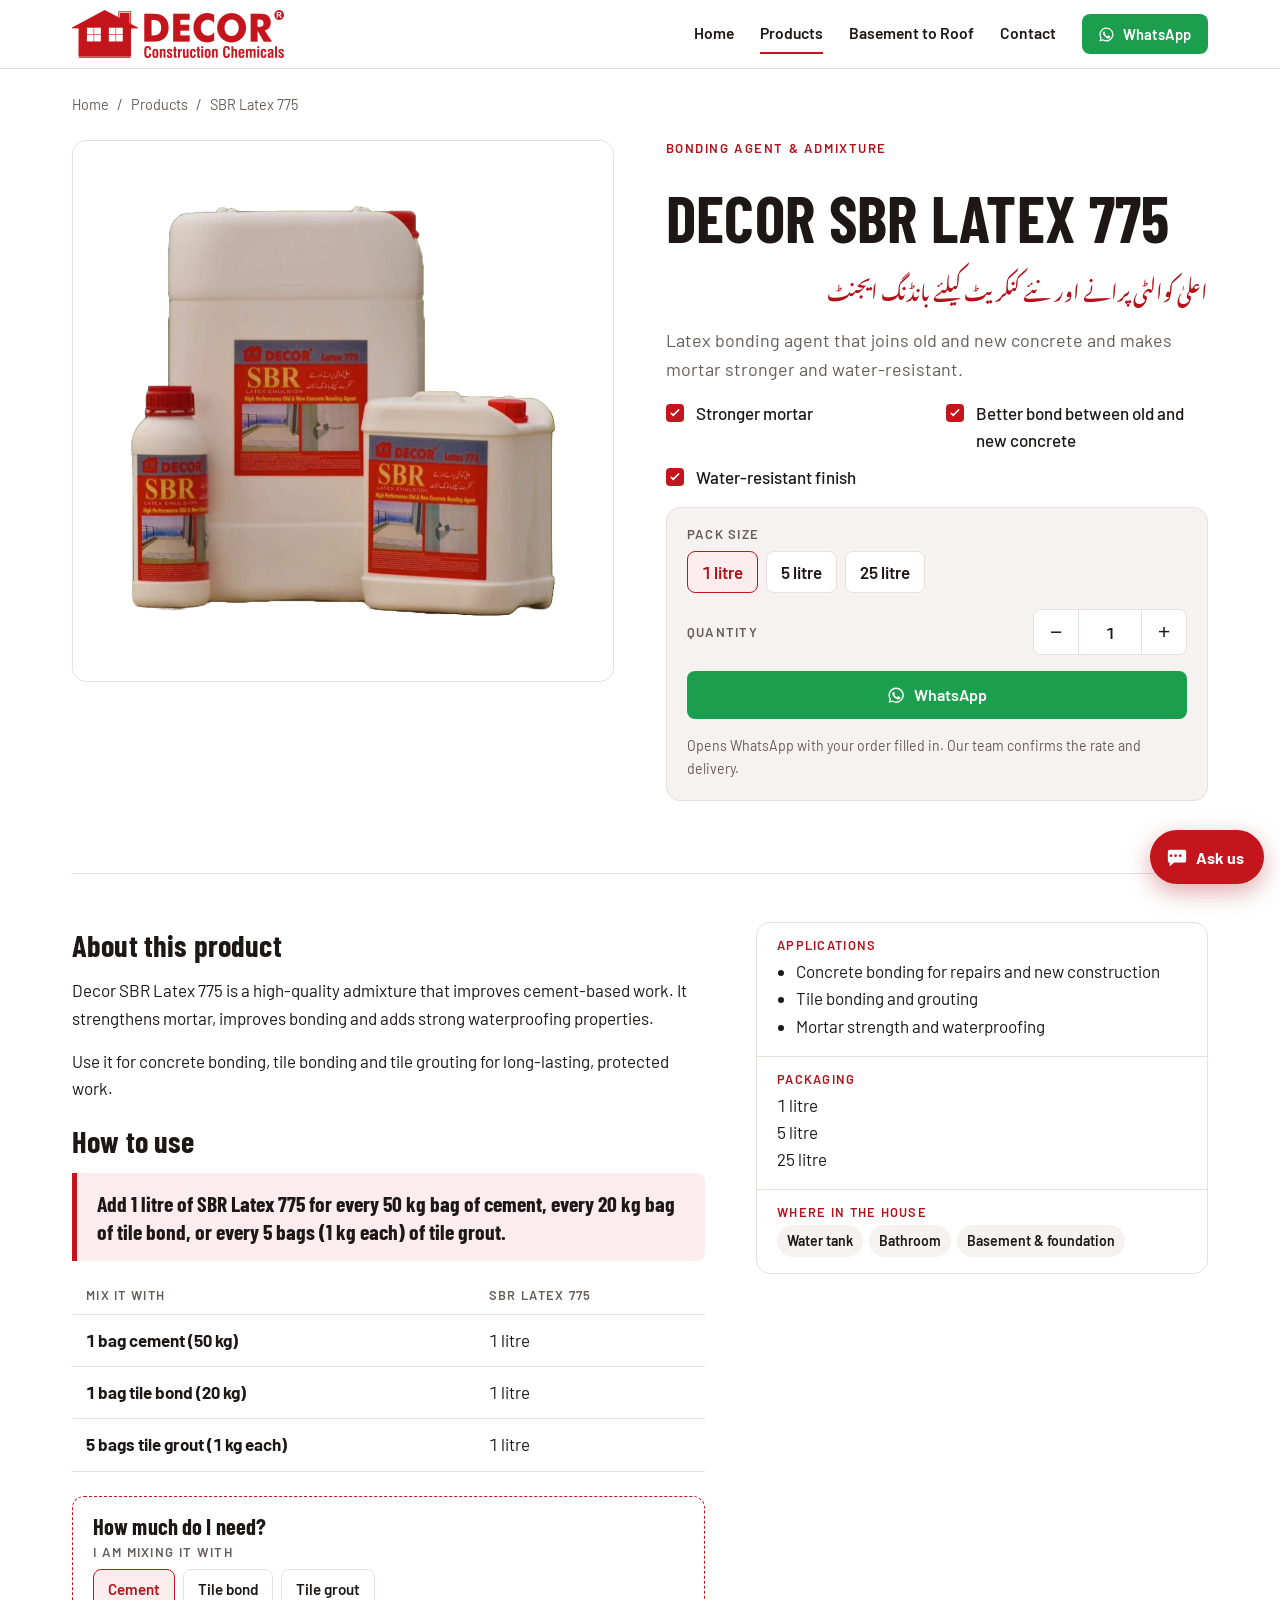
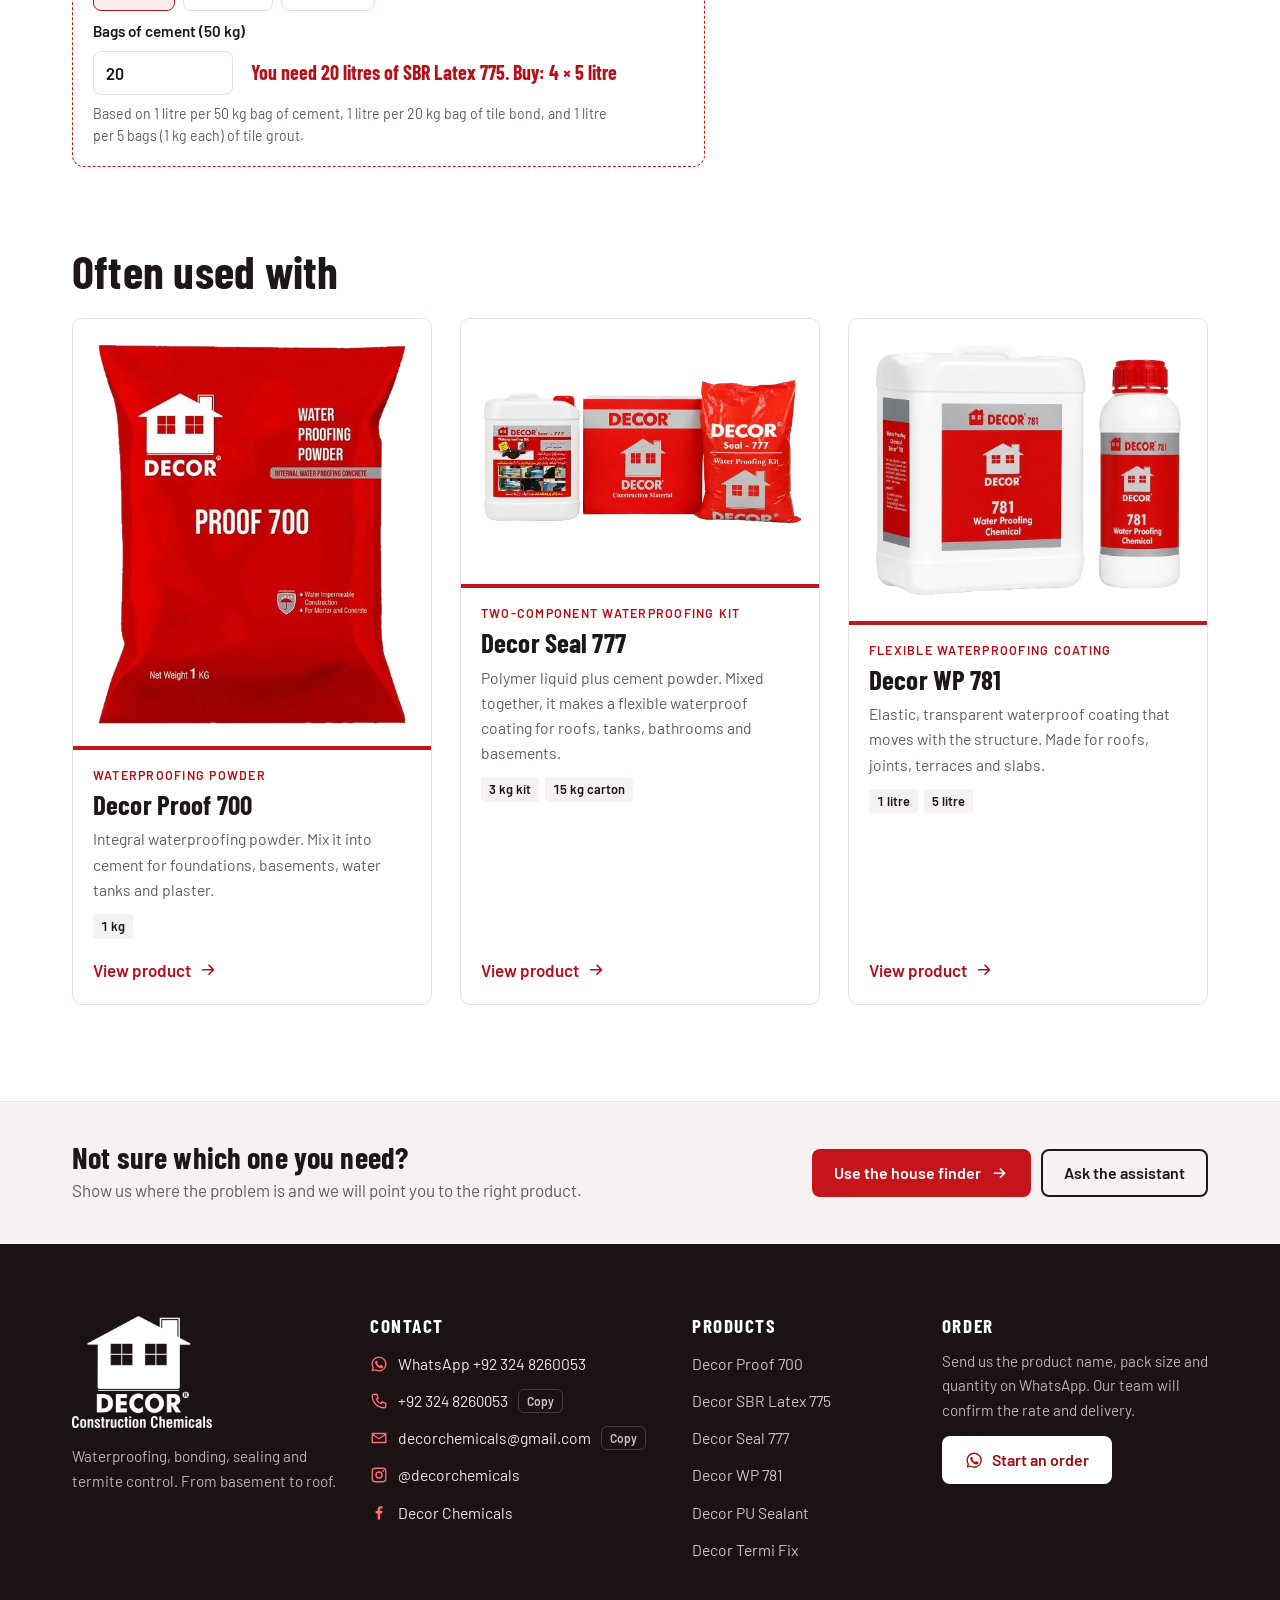
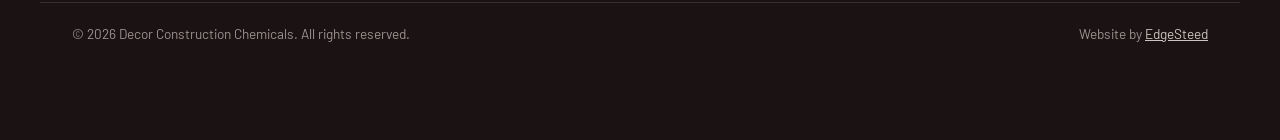
<file: products/sbr-latex-775.html>
<!doctype html>
<html lang="en">
<head>
<meta charset="utf-8">
<meta name="viewport" content="width=device-width, initial-scale=1, viewport-fit=cover">
<title>Decor SBR Latex 775 – Bonding agent &amp; admixture | Decor</title>
<meta name="description" content="Latex bonding agent that joins old and new concrete and makes mortar stronger and water-resistant.">
<meta property="og:title" content="Decor SBR Latex 775 – Bonding agent &amp; admixture | Decor"><meta property="og:description" content="Latex bonding agent that joins old and new concrete and makes mortar stronger and water-resistant."><meta property="og:type" content="website">

<link rel="icon" href="../img/mark.png">
<meta name="theme-color" content="#C4151D">
<link rel="preconnect" href="https://fonts.googleapis.com"><link rel="preconnect" href="https://fonts.gstatic.com" crossorigin>
<link rel="stylesheet" href="https://fonts.googleapis.com/css2?family=Barlow+Condensed:wght@600;700;800&family=Barlow:wght@400;500;600;700&family=Noto+Nastaliq+Urdu:wght@500&display=swap">
<link rel="stylesheet" href="../assets/style.css">
<script type="application/ld+json">{"@context":"https://schema.org","@type":"Organization","name":"Decor Construction Chemicals","email":"decorchemicals@gmail.com","telephone":"+92 324 8260053","sameAs":["https://www.instagram.com/decorchemicals","https://www.facebook.com/share/192ZX5S4V6/?mibextid=wwXIfr"]}</script>
</head>
<body>

<a class="skip" href="#main">Skip to content</a>
<header class="site-header">
  <div class="wrap bar">
    <a class="brand" href="../index.html" aria-label="Decor Construction Chemicals home">
      <img src="../img/logo-horizontal.png" alt="Decor Construction Chemicals" class="logo logo-red" width="212" height="48">
      <img src="../img/logo-horizontal-white.png" alt="" class="logo logo-white" width="212" height="48" aria-hidden="true">
    </a>
    <button class="nav-toggle" id="navToggle" aria-expanded="false" aria-controls="siteNav" aria-label="Open menu"><svg viewBox="0 0 24 24" aria-hidden="true" class="ic"><path fill="none" stroke="currentColor" stroke-width="2" d="M4 7h16M4 12h16M4 17h16"/></svg></button>
    <nav class="site-nav" id="siteNav" aria-label="Main">
      <a href="../index.html" data-nav="home">Home</a>
      <a href="../products.html" data-nav="products">Products</a>
      <a href="../index.html#finder" data-nav="finder">Basement to Roof</a>
      <a href="#contact" data-nav="contact">Contact</a>
      <a class="btn btn-wa btn-sm" href="https://wa.me/923248260053?text=Assalam%20o%20Alaikum%2C%20I%20want%20to%20order%20Decor%20products." target="_blank" rel="noopener"><svg viewBox="0 0 24 24" aria-hidden="true" class="ic"><path fill="currentColor" d="M12 2a10 10 0 0 0-8.6 15.1L2 22l5-1.3A10 10 0 1 0 12 2Zm0 18.2a8.2 8.2 0 0 1-4.2-1.1l-.3-.2-3 .8.8-2.9-.2-.3A8.2 8.2 0 1 1 12 20.2Zm4.5-6.1c-.2-.1-1.5-.7-1.7-.8-.2-.1-.4-.1-.6.1l-.8 1c-.1.2-.3.2-.5.1a6.7 6.7 0 0 1-3.3-2.9c-.3-.4.2-.4.7-1.3.1-.2 0-.3 0-.4l-.8-1.8c-.2-.5-.4-.4-.6-.4h-.5a1 1 0 0 0-.7.3 3 3 0 0 0-.9 2.2 5.2 5.2 0 0 0 1.1 2.7 11.8 11.8 0 0 0 4.5 4c1.7.7 2.3.8 3.2.6.5-.1 1.5-.6 1.7-1.2.2-.6.2-1.1.2-1.2-.1-.1-.3-.2-.5-.3Z"/></svg><span>WhatsApp</span></a>
    </nav>
  </div>
</header>
<main id="main" data-page="products">

<article class="product-view" data-slug="sbr-latex-775" data-name="Decor SBR Latex 775">
  <div class="wrap">
    <nav class="crumbs" aria-label="Breadcrumb"><a href="../index.html">Home</a><span>/</span><a href="../products.html">Products</a><span>/</span><span aria-current="page">SBR Latex 775</span></nav>
    <div class="pd-top">
      <div class="pd-img"><img src="../img/sbr-latex-775.webp" alt="Decor SBR Latex 775 packaging"></div>
      <div class="pd-info">
        <p class="eyebrow">Bonding agent &amp; admixture</p>
        <h1>Decor SBR Latex 775</h1>
        <p class="urdu" lang="ur" dir="rtl">اعلیٰ کوالٹی پرانے اور نئے کنکریٹ کیلئے بانڈنگ ایجنٹ</p>
        <p class="lead">Latex bonding agent that joins old and new concrete and makes mortar stronger and water-resistant.</p>
        <ul class="benefits"><li>Stronger mortar</li><li>Better bond between old and new concrete</li><li>Water-resistant finish</li></ul>

        <div class="order-box">
          <fieldset class="packs">
            <legend>Pack size</legend>
            <label class="pack"><input type="radio" name="pack-sbr-latex-775" value="1 litre" checked><span>1 litre</span></label><label class="pack"><input type="radio" name="pack-sbr-latex-775" value="5 litre"><span>5 litre</span></label><label class="pack"><input type="radio" name="pack-sbr-latex-775" value="25 litre"><span>25 litre</span></label>
          </fieldset>
          <div class="qty-row">
            <label for="qty-sbr-latex-775">Quantity</label>
            <div class="qty"><button type="button" data-step="-1" aria-label="Less">−</button><input id="qty-sbr-latex-775" type="number" min="1" max="9999" value="1" inputmode="numeric"><button type="button" data-step="1" aria-label="More">+</button></div>
          </div>
          <a class="btn btn-wa btn-block order-link" target="_blank" rel="noopener" href="https://wa.me/923248260053?text=Assalam%20o%20Alaikum%2C%20I%20want%20to%20order%20Decor%20SBR%20Latex%20775%20%E2%80%93%201%20litre%20%C3%97%201."><svg viewBox="0 0 24 24" aria-hidden="true" class="ic"><path fill="currentColor" d="M12 2a10 10 0 0 0-8.6 15.1L2 22l5-1.3A10 10 0 1 0 12 2Zm0 18.2a8.2 8.2 0 0 1-4.2-1.1l-.3-.2-3 .8.8-2.9-.2-.3A8.2 8.2 0 1 1 12 20.2Zm4.5-6.1c-.2-.1-1.5-.7-1.7-.8-.2-.1-.4-.1-.6.1l-.8 1c-.1.2-.3.2-.5.1a6.7 6.7 0 0 1-3.3-2.9c-.3-.4.2-.4.7-1.3.1-.2 0-.3 0-.4l-.8-1.8c-.2-.5-.4-.4-.6-.4h-.5a1 1 0 0 0-.7.3 3 3 0 0 0-.9 2.2 5.2 5.2 0 0 0 1.1 2.7 11.8 11.8 0 0 0 4.5 4c1.7.7 2.3.8 3.2.6.5-.1 1.5-.6 1.7-1.2.2-.6.2-1.1.2-1.2-.1-.1-.3-.2-.5-.3Z"/></svg><span>WhatsApp</span></a>
          <p class="order-note">Opens WhatsApp with your order filled in. Our team confirms the rate and delivery.</p>
        </div>
      </div>
    </div>

    <div class="sheet">
      <section class="sheet-main">
        <h2>About this product</h2>
        <p>Decor SBR Latex 775 is a high-quality admixture that improves cement-based work. It strengthens mortar, improves bonding and adds strong waterproofing properties.</p><p>Use it for concrete bonding, tile bonding and tile grouting for long-lasting, protected work.</p>
        <h2>How to use</h2><p class="usage">Add 1 litre of SBR Latex 775 for every 50 kg bag of cement, every 20 kg bag of tile bond, or every 5 bags (1 kg each) of tile grout.</p>
        
        <div class="table-wrap"><table class="cov">
          <thead><tr><th scope="col">Mix it with</th><th scope="col">SBR Latex 775</th></tr></thead>
          <tbody><tr><td>1 bag cement (50 kg)</td><td>1 litre</td></tr><tr><td>1 bag tile bond (20 kg)</td><td>1 litre</td></tr><tr><td>5 bags tile grout (1 kg each)</td><td>1 litre</td></tr></tbody>
        </table></div>
        
<div class="calc" data-calc="sbr">
  <h3>How much do I need?</h3>
  <fieldset class="packs calc-choice">
    <legend>I am mixing it with</legend>
    <label class="pack"><input type="radio" name="sbr-use" value="cement" checked><span>Cement</span></label>
    <label class="pack"><input type="radio" name="sbr-use" value="bond"><span>Tile bond</span></label>
    <label class="pack"><input type="radio" name="sbr-use" value="grout"><span>Tile grout</span></label>
  </fieldset>
  <label for="bags-sbr-latex-775" class="calc-bags">Bags of cement (50 kg)</label>
  <div class="calc-row"><input id="bags-sbr-latex-775" type="number" min="1" max="100000" value="20" inputmode="numeric"><output class="calc-out" for="bags-sbr-latex-775"></output></div>
  <p class="calc-note">Based on 1 litre per 50 kg bag of cement, 1 litre per 20 kg bag of tile bond, and 1 litre per 5 bags (1 kg each) of tile grout.</p>
</div>
        
      </section>
      <aside class="sheet-side" aria-label="Product data">
        <dl class="spec">
          <div><dt>Applications</dt><dd><ul><li>Concrete bonding for repairs and new construction</li><li>Tile bonding and grouting</li><li>Mortar strength and waterproofing</li></ul></dd></div>
          <div><dt>Packaging</dt><dd>1 litre<br>5 litre<br>25 litre</dd></div>
          
          <div><dt>Where in the house</dt><dd class="tags"><span>Water tank</span><span>Bathroom</span><span>Basement &amp; foundation</span></dd></div>
        </dl>
      </aside>
    </div>

    
    <section class="related">
      <h2>Often used with</h2>
      <div class="p-grid">
<a class="p-card" href="../products/proof-700.html" data-cat="waterproofing">
  <div class="p-card-img"><img src="../img/proof-700.webp" alt="Decor Proof 700 packaging" loading="lazy"></div>
  <div class="p-card-body">
    <span class="p-type">Waterproofing powder</span>
    <h3>Decor Proof 700</h3>
    <p>Integral waterproofing powder. Mix it into cement for foundations, basements, water tanks and plaster.</p>
    <span class="p-packs"><span>1 kg</span></span>
    <span class="p-more">View product <svg viewBox="0 0 24 24" aria-hidden="true" class="ic"><path fill="none" stroke="currentColor" stroke-width="2" d="M5 12h14M13 6l6 6-6 6"/></svg></span>
  </div>
</a>
<a class="p-card" href="../products/seal-777.html" data-cat="waterproofing">
  <div class="p-card-img"><img src="../img/seal-777.webp" alt="Decor Seal 777 packaging" loading="lazy"></div>
  <div class="p-card-body">
    <span class="p-type">Two-component waterproofing kit</span>
    <h3>Decor Seal 777</h3>
    <p>Polymer liquid plus cement powder. Mixed together, it makes a flexible waterproof coating for roofs, tanks, bathrooms and basements.</p>
    <span class="p-packs"><span>3 kg kit</span><span>15 kg carton</span></span>
    <span class="p-more">View product <svg viewBox="0 0 24 24" aria-hidden="true" class="ic"><path fill="none" stroke="currentColor" stroke-width="2" d="M5 12h14M13 6l6 6-6 6"/></svg></span>
  </div>
</a>
<a class="p-card" href="../products/wp-781.html" data-cat="waterproofing">
  <div class="p-card-img"><img src="../img/wp-781.webp" alt="Decor WP 781 packaging" loading="lazy"></div>
  <div class="p-card-body">
    <span class="p-type">Flexible waterproofing coating</span>
    <h3>Decor WP 781</h3>
    <p>Elastic, transparent waterproof coating that moves with the structure. Made for roofs, joints, terraces and slabs.</p>
    <span class="p-packs"><span>1 litre</span><span>5 litre</span></span>
    <span class="p-more">View product <svg viewBox="0 0 24 24" aria-hidden="true" class="ic"><path fill="none" stroke="currentColor" stroke-width="2" d="M5 12h14M13 6l6 6-6 6"/></svg></span>
  </div>
</a></div>
    </section>
  </div>
</article>
<section class="finder-cta">
  <div class="wrap finder-cta-row">
    <div><h2>Not sure which one you need?</h2><p>Show us where the problem is and we will point you to the right product.</p></div>
    <div class="finder-cta-btns">
      <a class="btn btn-red" href="../index.html#finder">Use the house finder <svg viewBox="0 0 24 24" aria-hidden="true" class="ic"><path fill="none" stroke="currentColor" stroke-width="2" d="M5 12h14M13 6l6 6-6 6"/></svg></a>
      <button class="btn btn-ghost" type="button" data-open-chat>Ask the assistant</button>
    </div>
  </div>
</section>
</main>

<footer class="site-footer" id="contact">
  <div class="wrap footer-grid">
    <div class="footer-brand">
      <img src="../img/logo-white.png" alt="Decor Construction Chemicals" width="150" height="120">
      <p>Waterproofing, bonding, sealing and termite control. From basement to roof.</p>
    </div>
    <div>
      <h2 class="f-title">Contact</h2>
      <ul class="f-list">
        <li><a href="https://wa.me/923248260053?text=Assalam%20o%20Alaikum%2C%20I%20have%20a%20question%20about%20Decor%20products." target="_blank" rel="noopener"><svg viewBox="0 0 24 24" aria-hidden="true" class="ic"><path fill="currentColor" d="M12 2a10 10 0 0 0-8.6 15.1L2 22l5-1.3A10 10 0 1 0 12 2Zm0 18.2a8.2 8.2 0 0 1-4.2-1.1l-.3-.2-3 .8.8-2.9-.2-.3A8.2 8.2 0 1 1 12 20.2Zm4.5-6.1c-.2-.1-1.5-.7-1.7-.8-.2-.1-.4-.1-.6.1l-.8 1c-.1.2-.3.2-.5.1a6.7 6.7 0 0 1-3.3-2.9c-.3-.4.2-.4.7-1.3.1-.2 0-.3 0-.4l-.8-1.8c-.2-.5-.4-.4-.6-.4h-.5a1 1 0 0 0-.7.3 3 3 0 0 0-.9 2.2 5.2 5.2 0 0 0 1.1 2.7 11.8 11.8 0 0 0 4.5 4c1.7.7 2.3.8 3.2.6.5-.1 1.5-.6 1.7-1.2.2-.6.2-1.1.2-1.2-.1-.1-.3-.2-.5-.3Z"/></svg><span>WhatsApp +92 324 8260053</span></a></li>
        <li><span class="f-plain"><svg viewBox="0 0 24 24" aria-hidden="true" class="ic"><path fill="none" stroke="currentColor" stroke-width="1.8" d="M5 3h4l2 5-2.5 1.5a11 11 0 0 0 6 6L16 13l5 2v4a2 2 0 0 1-2 2A16 16 0 0 1 3 5a2 2 0 0 1 2-2Z"/></svg><span class="copyable" id="phoneText">+92 324 8260053</span></span> <button class="copy" type="button" data-copy="+92 324 8260053">Copy</button></li>
        <li><span class="f-plain"><svg viewBox="0 0 24 24" aria-hidden="true" class="ic"><path fill="none" stroke="currentColor" stroke-width="1.8" d="M3 6h18v12H3z M3 7l9 6 9-6"/></svg><span class="copyable">decorchemicals@gmail.com</span></span> <button class="copy" type="button" data-copy="decorchemicals@gmail.com">Copy</button></li>
        <li><a href="https://www.instagram.com/decorchemicals" target="_blank" rel="noopener"><svg viewBox="0 0 24 24" aria-hidden="true" class="ic"><path fill="none" stroke="currentColor" stroke-width="1.8" d="M7 3h10a4 4 0 0 1 4 4v10a4 4 0 0 1-4 4H7a4 4 0 0 1-4-4V7a4 4 0 0 1 4-4Z"/><circle cx="12" cy="12" r="4" fill="none" stroke="currentColor" stroke-width="1.8"/><circle cx="17.5" cy="6.5" r="1.2" fill="currentColor"/></svg><span>@decorchemicals</span></a></li>
        <li><a href="https://www.facebook.com/share/192ZX5S4V6/?mibextid=wwXIfr" target="_blank" rel="noopener"><svg viewBox="0 0 24 24" aria-hidden="true" class="ic"><path fill="currentColor" d="M13.5 22v-8h2.7l.4-3.2h-3.1V8.8c0-.9.3-1.5 1.6-1.5h1.7V4.4a22 22 0 0 0-2.5-.1c-2.4 0-4.1 1.5-4.1 4.2v2.3H7.5V14h2.7v8h3.3Z"/></svg><span>Decor Chemicals</span></a></li>
      </ul>
    </div>
    <div>
      <h2 class="f-title">Products</h2>
      <ul class="f-list f-links">
        <li><a href="../products/proof-700.html">Decor Proof 700</a></li><li><a href="../products/sbr-latex-775.html">Decor SBR Latex 775</a></li><li><a href="../products/seal-777.html">Decor Seal 777</a></li><li><a href="../products/wp-781.html">Decor WP 781</a></li><li><a href="../products/pu-sealant.html">Decor PU Sealant</a></li><li><a href="../products/termi-fix.html">Decor Termi Fix</a></li>
      </ul>
    </div>
    <div class="f-order">
      <h2 class="f-title">Order</h2>
      <p>Send us the product name, pack size and quantity on WhatsApp. Our team will confirm the rate and delivery.</p>
      <a class="btn btn-light" href="https://wa.me/923248260053?text=Assalam%20o%20Alaikum%2C%20I%20want%20to%20place%20an%20order." target="_blank" rel="noopener"><svg viewBox="0 0 24 24" aria-hidden="true" class="ic"><path fill="currentColor" d="M12 2a10 10 0 0 0-8.6 15.1L2 22l5-1.3A10 10 0 1 0 12 2Zm0 18.2a8.2 8.2 0 0 1-4.2-1.1l-.3-.2-3 .8.8-2.9-.2-.3A8.2 8.2 0 1 1 12 20.2Zm4.5-6.1c-.2-.1-1.5-.7-1.7-.8-.2-.1-.4-.1-.6.1l-.8 1c-.1.2-.3.2-.5.1a6.7 6.7 0 0 1-3.3-2.9c-.3-.4.2-.4.7-1.3.1-.2 0-.3 0-.4l-.8-1.8c-.2-.5-.4-.4-.6-.4h-.5a1 1 0 0 0-.7.3 3 3 0 0 0-.9 2.2 5.2 5.2 0 0 0 1.1 2.7 11.8 11.8 0 0 0 4.5 4c1.7.7 2.3.8 3.2.6.5-.1 1.5-.6 1.7-1.2.2-.6.2-1.1.2-1.2-.1-.1-.3-.2-.5-.3Z"/></svg><span>Start an order</span></a>
    </div>
  </div>
  <div class="wrap footer-base">
    <span>© 2026 Decor Construction Chemicals. All rights reserved.</span>
    <span>Website by <a href="https://edgesteed.com" target="_blank" rel="noopener">EdgeSteed</a></span>
  </div>
</footer>

<div class="chat" id="chat">
  <button class="chat-fab" id="chatOpen" type="button" aria-controls="chatPanel" aria-expanded="false"><svg viewBox="0 0 24 24" aria-hidden="true" class="ic"><path fill="currentColor" d="M4 4h16a2 2 0 0 1 2 2v10a2 2 0 0 1-2 2H9l-5 4v-4a2 2 0 0 1-2-2V6a2 2 0 0 1 2-2Zm3 6.5a1.5 1.5 0 1 0 0 .01Zm5 0a1.5 1.5 0 1 0 0 .01Zm5 0a1.5 1.5 0 1 0 0 .01Z"/></svg><span>Ask us</span></button>
  <section class="chat-panel" id="chatPanel" hidden aria-label="Decor assistant">
    <div class="chat-head">
      <div><strong>Decor Assistant</strong><span>Product help · English / Roman Urdu</span></div>
      <button class="chat-x" id="chatClose" type="button" aria-label="Close chat"><svg viewBox="0 0 24 24" aria-hidden="true" class="ic"><path fill="none" stroke="currentColor" stroke-width="2" d="M6 6l12 12M18 6 6 18"/></svg></button>
    </div>
    <div class="chat-log" id="chatLog" aria-live="polite"></div>
    <div class="chat-quick" id="chatQuick"></div>
    <form class="chat-form" id="chatForm" autocomplete="off">
      <label class="sr" for="chatInput">Type your question</label>
      <input id="chatInput" type="text" placeholder="e.g. roof leak, termite, price…" maxlength="200">
      <button type="submit" aria-label="Send"><svg viewBox="0 0 24 24" aria-hidden="true" class="ic"><path fill="currentColor" d="M3 20.5 21 12 3 3.5 3 10l12 2-12 2z"/></svg></button>
    </form>
  </section>
</div>
<script>window.DECOR={"mode":"site","root":"../","contact":{"whatsapp":"923248260053","phoneDisplay":"+92 324 8260053","email":"decorchemicals@gmail.com","instagram":"https://www.instagram.com/decorchemicals","instagramHandle":"@decorchemicals","facebook":"https://www.facebook.com/share/192ZX5S4V6/?mibextid=wwXIfr","facebookHandle":"Decor Chemicals"},"areas":[{"id":"roof","name":"Roof & terrace","problem":"Roof slab leaks, terrace and balcony seepage","products":["seal-777","wp-781","pu-sealant"]},{"id":"tank","name":"Water tank","problem":"Leaking overhead or underground tanks","products":["seal-777","wp-781","proof-700","sbr-latex-775"]},{"id":"joints","name":"Joints & cracks","problem":"Roof joints, slab junctions, wall cracks, window gaps","products":["pu-sealant","wp-781"]},{"id":"bathroom","name":"Bathroom","problem":"Water seeping through bathroom floors and walls","products":["seal-777","wp-781","sbr-latex-775"]},{"id":"walls","name":"External walls","problem":"Damp walls and rain seepage through outer walls","products":["seal-777","wp-781"]},{"id":"floors","name":"Floors","problem":"Damp floors and water seeping through floor slabs","products":["seal-777"]},{"id":"basement","name":"Basement & foundation","problem":"Damp basements, water in foundations, DPC, termites in the soil","products":["proof-700","seal-777","wp-781","sbr-latex-775","termi-fix"]},{"id":"soil","name":"Soil & woodwork","problem":"Termites (deemak) in soil, floors and wooden frames","products":["termi-fix"]}],"products":[{"slug":"proof-700","name":"Decor Proof 700","short":"Proof 700","type":"Waterproofing powder","summary":"Integral waterproofing powder. Mix it into cement for foundations, basements, water tanks and plaster.","image":"proof-700.webp","packaging":["1 kg"],"usage":"Add 1 kg of Decor Proof 700 to every 50 kg bag of cement.","keywords":["proof","700","pudlo","powder"],"category":"waterproofing"},{"slug":"sbr-latex-775","name":"Decor SBR Latex 775","short":"SBR Latex 775","type":"Bonding agent & admixture","summary":"Latex bonding agent that joins old and new concrete and makes mortar stronger and water-resistant.","image":"sbr-latex-775.webp","packaging":["1 litre","5 litre","25 litre"],"usage":"Add 1 litre of SBR Latex 775 for every 50 kg bag of cement, every 20 kg bag of tile bond, or every 5 bags (1 kg each) of tile grout.","keywords":["sbr","latex","775","bonding","bond"],"category":"bonding"},{"slug":"seal-777","name":"Decor Seal 777","short":"Seal 777","type":"Two-component waterproofing kit","summary":"Polymer liquid plus cement powder. Mixed together, it makes a flexible waterproof coating for roofs, tanks, bathrooms and basements.","image":"seal-777.webp","packaging":["3 kg kit (1 L liquid + 2 kg powder)","15 kg carton (5 L liquid + 10 kg powder)"],"usage":"One 15 kg carton covers 160 sq ft. One 3 kg kit covers 35 sq ft.","keywords":["seal 777","777","seal","kit","carton","two component","cementitious"],"category":"waterproofing"},{"slug":"wp-781","name":"Decor WP 781","short":"WP 781","type":"Flexible waterproofing coating","summary":"Elastic, transparent waterproof coating that moves with the structure. Made for roofs, joints, terraces and slabs.","image":"wp-781.webp","packaging":["1 litre","5 litre"],"keywords":["781","wp","wp781","flexible","transparent","coating"],"category":"waterproofing"},{"slug":"pu-sealant","name":"Decor PU Sealant","short":"PU Sealant","type":"Polyurethane joint sealant","summary":"Flexible polyurethane sealant for expansion joints, roof joints and cracks. Stays elastic in sun, rain and heat.","image":"pu-sealant.webp","packaging":["600 ml"],"keywords":["pu","sealant","polyurethane","joint","joints","crack"],"category":"sealing"},{"slug":"termi-fix","name":"Decor Termi Fix","short":"Termi Fix","type":"Anti-termite treatment","summary":"Fipronil-based termite treatment for soil before and after construction, and for wooden structures.","image":"termi-fix.webp","packaging":["250 ml","500 ml","1 litre"],"usage":"Mix with water as shown in the table. For wooden structures, use with kerosene oil.","keywords":["termi","termite","termites","deemak","dimak","fipronil","keeray","keeda"],"category":"termite"}]};</script>
<script src="../assets/app.js" defer></script>
</body>
</html>
</file>
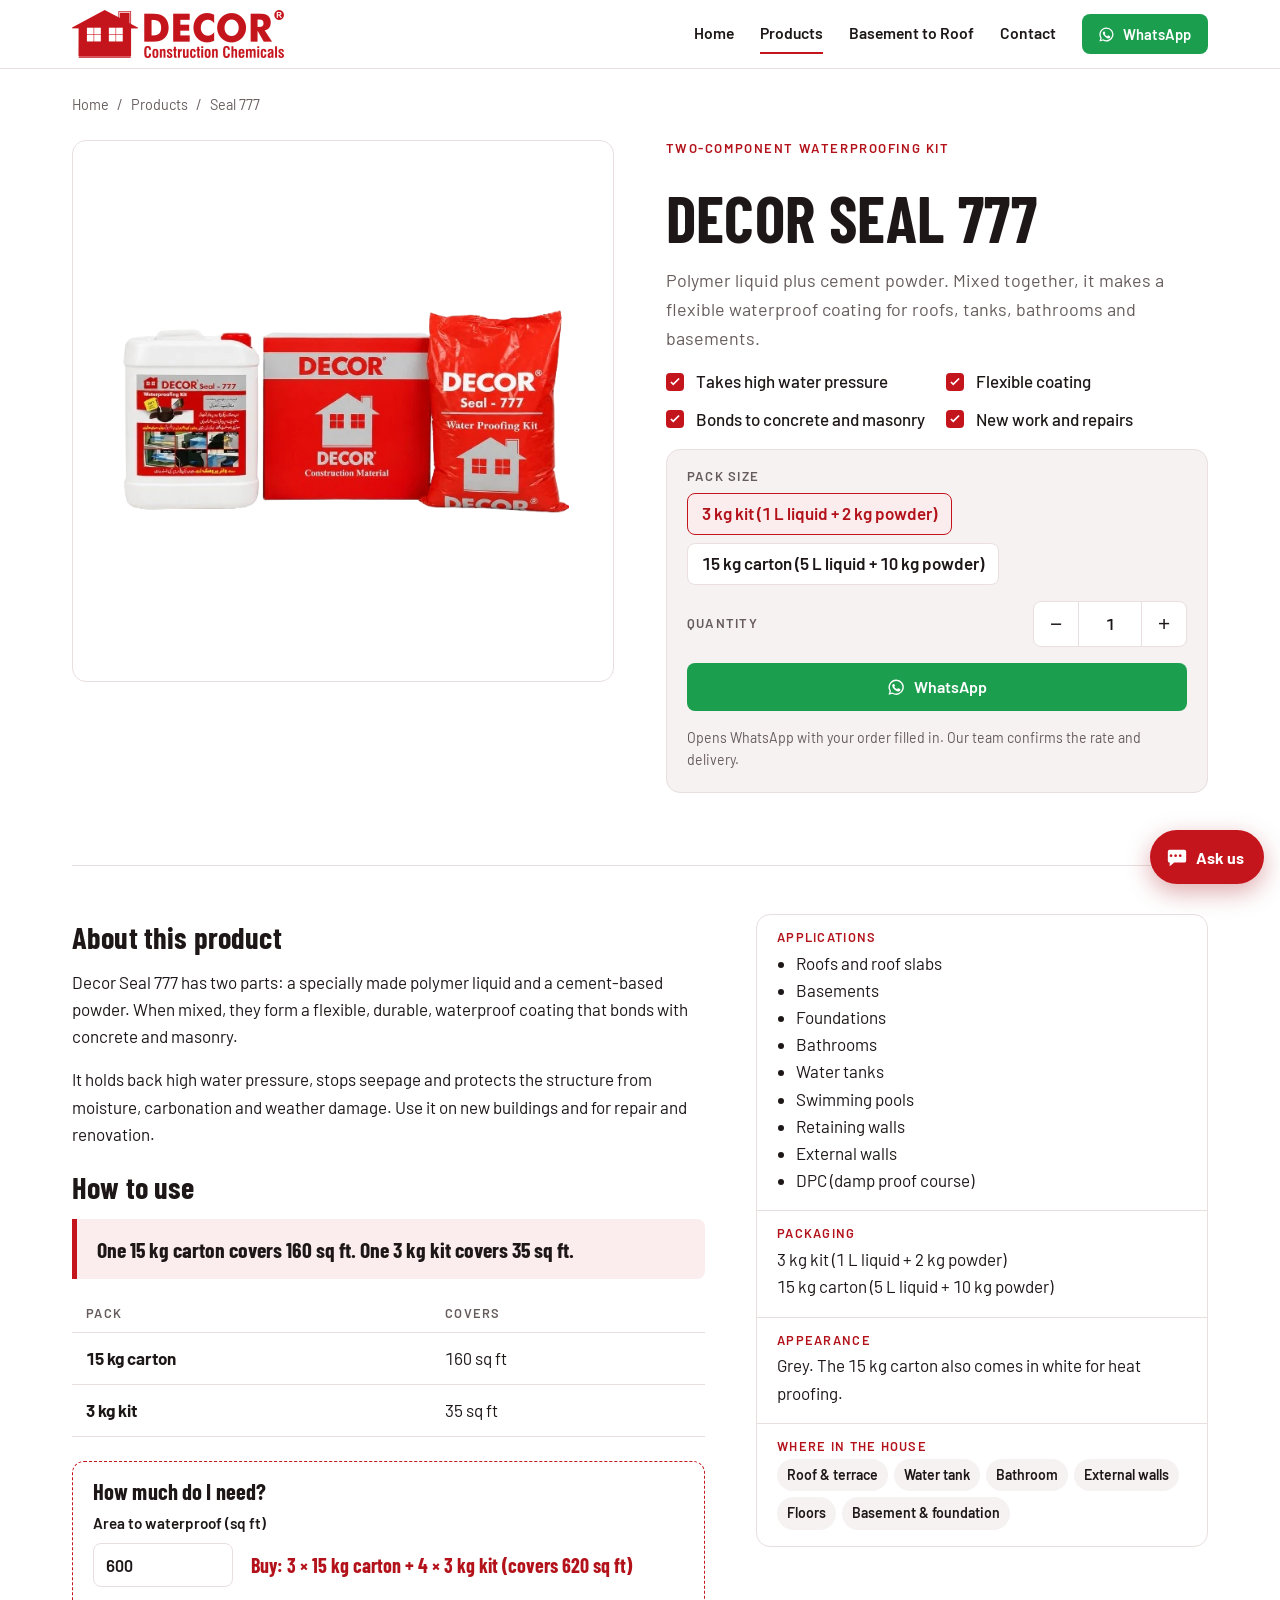
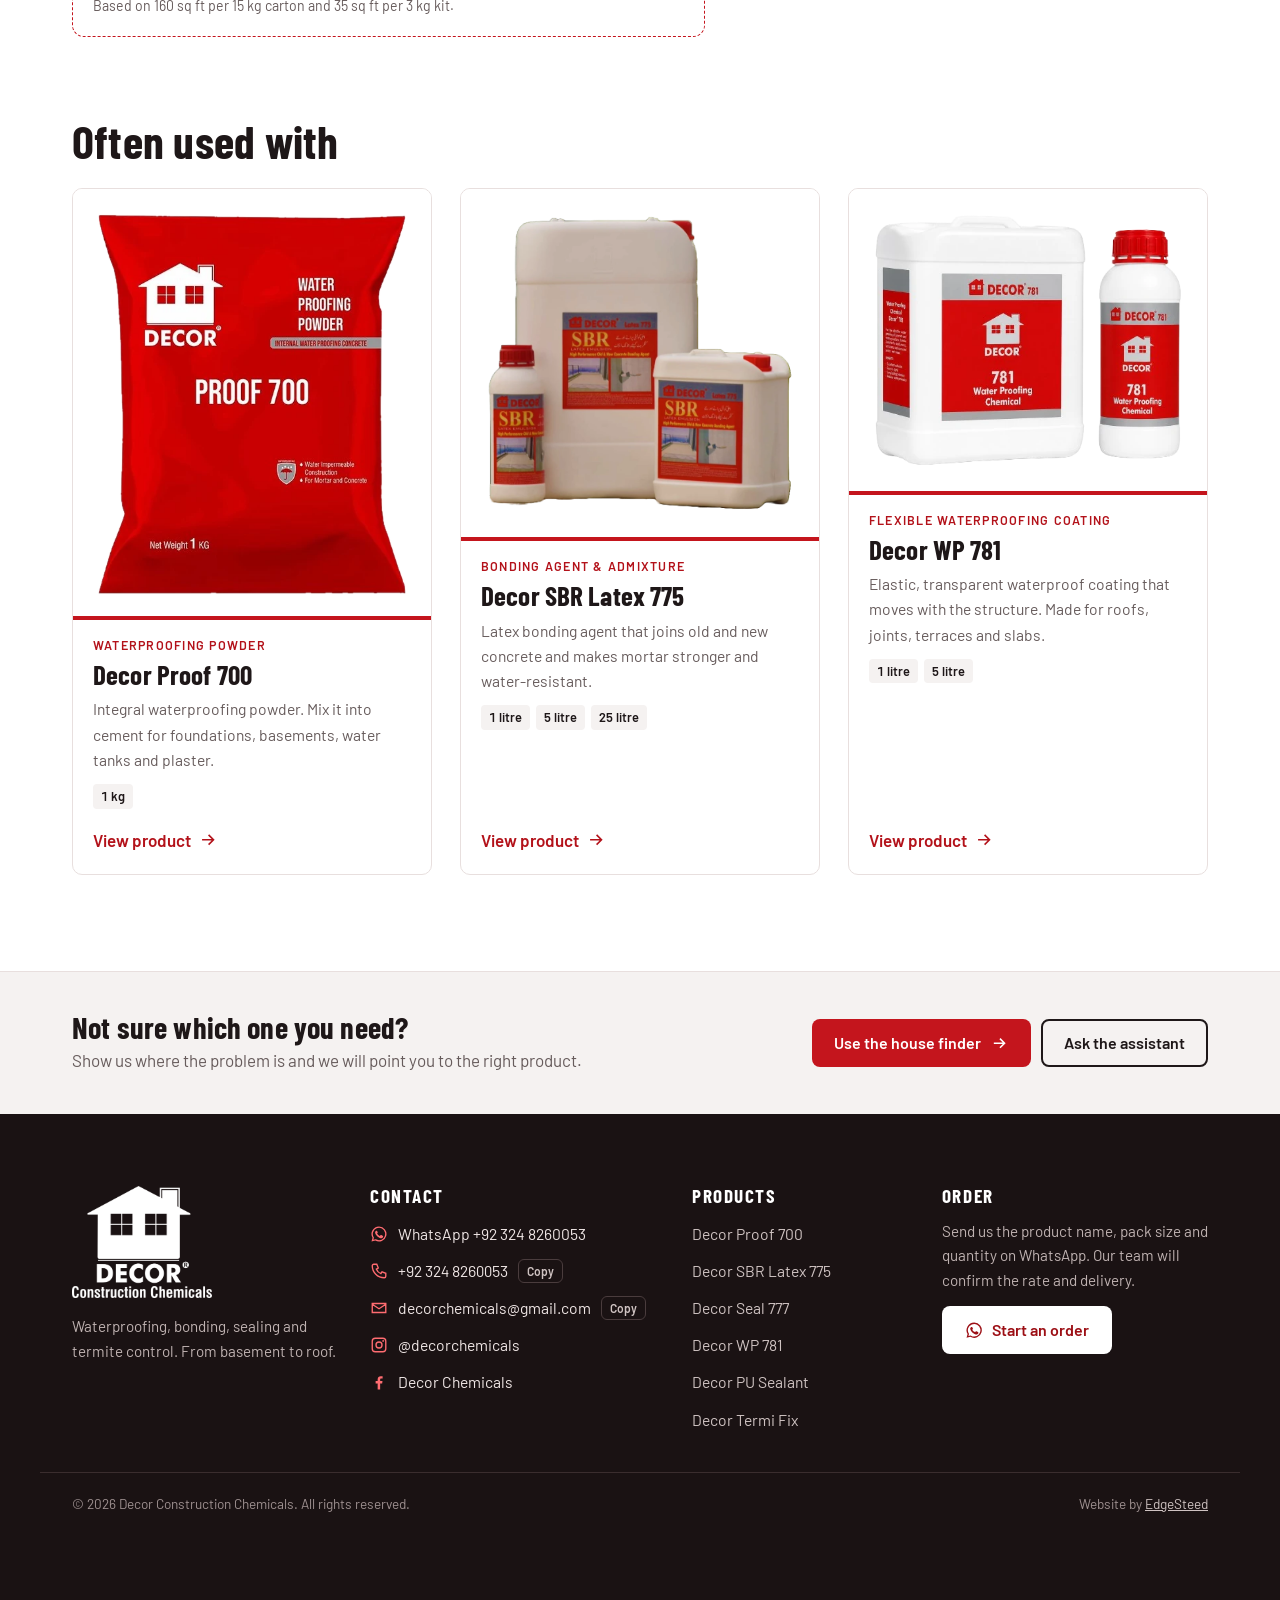
<file: products/seal-777.html>
<!doctype html>
<html lang="en">
<head>
<meta charset="utf-8">
<meta name="viewport" content="width=device-width, initial-scale=1, viewport-fit=cover">
<title>Decor Seal 777 – Two-component waterproofing kit | Decor</title>
<meta name="description" content="Polymer liquid plus cement powder. Mixed together, it makes a flexible waterproof coating for roofs, tanks, bathrooms and basements.">
<meta property="og:title" content="Decor Seal 777 – Two-component waterproofing kit | Decor"><meta property="og:description" content="Polymer liquid plus cement powder. Mixed together, it makes a flexible waterproof coating for roofs, tanks, bathrooms and basements."><meta property="og:type" content="website">

<link rel="icon" href="../img/mark.png">
<meta name="theme-color" content="#C4151D">
<link rel="preconnect" href="https://fonts.googleapis.com"><link rel="preconnect" href="https://fonts.gstatic.com" crossorigin>
<link rel="stylesheet" href="https://fonts.googleapis.com/css2?family=Barlow+Condensed:wght@600;700;800&family=Barlow:wght@400;500;600;700&family=Noto+Nastaliq+Urdu:wght@500&display=swap">
<link rel="stylesheet" href="../assets/style.css">
<script type="application/ld+json">{"@context":"https://schema.org","@type":"Organization","name":"Decor Construction Chemicals","email":"decorchemicals@gmail.com","telephone":"+92 324 8260053","sameAs":["https://www.instagram.com/decorchemicals","https://www.facebook.com/share/192ZX5S4V6/?mibextid=wwXIfr"]}</script>
</head>
<body>

<a class="skip" href="#main">Skip to content</a>
<header class="site-header">
  <div class="wrap bar">
    <a class="brand" href="../index.html" aria-label="Decor Construction Chemicals home">
      <img src="../img/logo-horizontal.png" alt="Decor Construction Chemicals" class="logo logo-red" width="212" height="48">
      <img src="../img/logo-horizontal-white.png" alt="" class="logo logo-white" width="212" height="48" aria-hidden="true">
    </a>
    <button class="nav-toggle" id="navToggle" aria-expanded="false" aria-controls="siteNav" aria-label="Open menu"><svg viewBox="0 0 24 24" aria-hidden="true" class="ic"><path fill="none" stroke="currentColor" stroke-width="2" d="M4 7h16M4 12h16M4 17h16"/></svg></button>
    <nav class="site-nav" id="siteNav" aria-label="Main">
      <a href="../index.html" data-nav="home">Home</a>
      <a href="../products.html" data-nav="products">Products</a>
      <a href="../index.html#finder" data-nav="finder">Basement to Roof</a>
      <a href="#contact" data-nav="contact">Contact</a>
      <a class="btn btn-wa btn-sm" href="https://wa.me/923248260053?text=Assalam%20o%20Alaikum%2C%20I%20want%20to%20order%20Decor%20products." target="_blank" rel="noopener"><svg viewBox="0 0 24 24" aria-hidden="true" class="ic"><path fill="currentColor" d="M12 2a10 10 0 0 0-8.6 15.1L2 22l5-1.3A10 10 0 1 0 12 2Zm0 18.2a8.2 8.2 0 0 1-4.2-1.1l-.3-.2-3 .8.8-2.9-.2-.3A8.2 8.2 0 1 1 12 20.2Zm4.5-6.1c-.2-.1-1.5-.7-1.7-.8-.2-.1-.4-.1-.6.1l-.8 1c-.1.2-.3.2-.5.1a6.7 6.7 0 0 1-3.3-2.9c-.3-.4.2-.4.7-1.3.1-.2 0-.3 0-.4l-.8-1.8c-.2-.5-.4-.4-.6-.4h-.5a1 1 0 0 0-.7.3 3 3 0 0 0-.9 2.2 5.2 5.2 0 0 0 1.1 2.7 11.8 11.8 0 0 0 4.5 4c1.7.7 2.3.8 3.2.6.5-.1 1.5-.6 1.7-1.2.2-.6.2-1.1.2-1.2-.1-.1-.3-.2-.5-.3Z"/></svg><span>WhatsApp</span></a>
    </nav>
  </div>
</header>
<main id="main" data-page="products">

<article class="product-view" data-slug="seal-777" data-name="Decor Seal 777">
  <div class="wrap">
    <nav class="crumbs" aria-label="Breadcrumb"><a href="../index.html">Home</a><span>/</span><a href="../products.html">Products</a><span>/</span><span aria-current="page">Seal 777</span></nav>
    <div class="pd-top">
      <div class="pd-img"><img src="../img/seal-777.webp" alt="Decor Seal 777 packaging"></div>
      <div class="pd-info">
        <p class="eyebrow">Two-component waterproofing kit</p>
        <h1>Decor Seal 777</h1>
        
        <p class="lead">Polymer liquid plus cement powder. Mixed together, it makes a flexible waterproof coating for roofs, tanks, bathrooms and basements.</p>
        <ul class="benefits"><li>Takes high water pressure</li><li>Flexible coating</li><li>Bonds to concrete and masonry</li><li>New work and repairs</li></ul>

        <div class="order-box">
          <fieldset class="packs">
            <legend>Pack size</legend>
            <label class="pack"><input type="radio" name="pack-seal-777" value="3 kg kit (1 L liquid + 2 kg powder)" checked><span>3 kg kit (1 L liquid + 2 kg powder)</span></label><label class="pack"><input type="radio" name="pack-seal-777" value="15 kg carton (5 L liquid + 10 kg powder)"><span>15 kg carton (5 L liquid + 10 kg powder)</span></label>
          </fieldset>
          <div class="qty-row">
            <label for="qty-seal-777">Quantity</label>
            <div class="qty"><button type="button" data-step="-1" aria-label="Less">−</button><input id="qty-seal-777" type="number" min="1" max="9999" value="1" inputmode="numeric"><button type="button" data-step="1" aria-label="More">+</button></div>
          </div>
          <a class="btn btn-wa btn-block order-link" target="_blank" rel="noopener" href="https://wa.me/923248260053?text=Assalam%20o%20Alaikum%2C%20I%20want%20to%20order%20Decor%20Seal%20777%20%E2%80%93%203%20kg%20kit%20(1%20L%20liquid%20%2B%202%20kg%20powder)%20%C3%97%201."><svg viewBox="0 0 24 24" aria-hidden="true" class="ic"><path fill="currentColor" d="M12 2a10 10 0 0 0-8.6 15.1L2 22l5-1.3A10 10 0 1 0 12 2Zm0 18.2a8.2 8.2 0 0 1-4.2-1.1l-.3-.2-3 .8.8-2.9-.2-.3A8.2 8.2 0 1 1 12 20.2Zm4.5-6.1c-.2-.1-1.5-.7-1.7-.8-.2-.1-.4-.1-.6.1l-.8 1c-.1.2-.3.2-.5.1a6.7 6.7 0 0 1-3.3-2.9c-.3-.4.2-.4.7-1.3.1-.2 0-.3 0-.4l-.8-1.8c-.2-.5-.4-.4-.6-.4h-.5a1 1 0 0 0-.7.3 3 3 0 0 0-.9 2.2 5.2 5.2 0 0 0 1.1 2.7 11.8 11.8 0 0 0 4.5 4c1.7.7 2.3.8 3.2.6.5-.1 1.5-.6 1.7-1.2.2-.6.2-1.1.2-1.2-.1-.1-.3-.2-.5-.3Z"/></svg><span>WhatsApp</span></a>
          <p class="order-note">Opens WhatsApp with your order filled in. Our team confirms the rate and delivery.</p>
        </div>
      </div>
    </div>

    <div class="sheet">
      <section class="sheet-main">
        <h2>About this product</h2>
        <p>Decor Seal 777 has two parts: a specially made polymer liquid and a cement-based powder. When mixed, they form a flexible, durable, waterproof coating that bonds with concrete and masonry.</p><p>It holds back high water pressure, stops seepage and protects the structure from moisture, carbonation and weather damage. Use it on new buildings and for repair and renovation.</p>
        <h2>How to use</h2><p class="usage">One 15 kg carton covers 160 sq ft. One 3 kg kit covers 35 sq ft.</p>
        
        <div class="table-wrap"><table class="cov">
          <thead><tr><th scope="col">Pack</th><th scope="col">Covers</th></tr></thead>
          <tbody><tr><td>15 kg carton</td><td>160 sq ft</td></tr><tr><td>3 kg kit</td><td>35 sq ft</td></tr></tbody>
        </table></div>
        
<div class="calc" data-calc="seal">
  <h3>How much do I need?</h3>
  <label for="area-seal-777">Area to waterproof (sq ft)</label>
  <div class="calc-row"><input id="area-seal-777" type="number" min="1" max="1000000" value="600" inputmode="numeric"><output class="calc-out" for="area-seal-777"></output></div>
  <p class="calc-note">Based on 160 sq ft per 15 kg carton and 35 sq ft per 3 kg kit.</p>
</div>
        
      </section>
      <aside class="sheet-side" aria-label="Product data">
        <dl class="spec">
          <div><dt>Applications</dt><dd><ul><li>Roofs and roof slabs</li><li>Basements</li><li>Foundations</li><li>Bathrooms</li><li>Water tanks</li><li>Swimming pools</li><li>Retaining walls</li><li>External walls</li><li>DPC (damp proof course)</li></ul></dd></div>
          <div><dt>Packaging</dt><dd>3 kg kit (1 L liquid + 2 kg powder)<br>15 kg carton (5 L liquid + 10 kg powder)</dd></div>
          <div><dt>Appearance</dt><dd>Grey. The 15 kg carton also comes in white for heat proofing.</dd></div>
          <div><dt>Where in the house</dt><dd class="tags"><span>Roof &amp; terrace</span><span>Water tank</span><span>Bathroom</span><span>External walls</span><span>Floors</span><span>Basement &amp; foundation</span></dd></div>
        </dl>
      </aside>
    </div>

    
    <section class="related">
      <h2>Often used with</h2>
      <div class="p-grid">
<a class="p-card" href="../products/proof-700.html" data-cat="waterproofing">
  <div class="p-card-img"><img src="../img/proof-700.webp" alt="Decor Proof 700 packaging" loading="lazy"></div>
  <div class="p-card-body">
    <span class="p-type">Waterproofing powder</span>
    <h3>Decor Proof 700</h3>
    <p>Integral waterproofing powder. Mix it into cement for foundations, basements, water tanks and plaster.</p>
    <span class="p-packs"><span>1 kg</span></span>
    <span class="p-more">View product <svg viewBox="0 0 24 24" aria-hidden="true" class="ic"><path fill="none" stroke="currentColor" stroke-width="2" d="M5 12h14M13 6l6 6-6 6"/></svg></span>
  </div>
</a>
<a class="p-card" href="../products/sbr-latex-775.html" data-cat="bonding">
  <div class="p-card-img"><img src="../img/sbr-latex-775.webp" alt="Decor SBR Latex 775 packaging" loading="lazy"></div>
  <div class="p-card-body">
    <span class="p-type">Bonding agent &amp; admixture</span>
    <h3>Decor SBR Latex 775</h3>
    <p>Latex bonding agent that joins old and new concrete and makes mortar stronger and water-resistant.</p>
    <span class="p-packs"><span>1 litre</span><span>5 litre</span><span>25 litre</span></span>
    <span class="p-more">View product <svg viewBox="0 0 24 24" aria-hidden="true" class="ic"><path fill="none" stroke="currentColor" stroke-width="2" d="M5 12h14M13 6l6 6-6 6"/></svg></span>
  </div>
</a>
<a class="p-card" href="../products/wp-781.html" data-cat="waterproofing">
  <div class="p-card-img"><img src="../img/wp-781.webp" alt="Decor WP 781 packaging" loading="lazy"></div>
  <div class="p-card-body">
    <span class="p-type">Flexible waterproofing coating</span>
    <h3>Decor WP 781</h3>
    <p>Elastic, transparent waterproof coating that moves with the structure. Made for roofs, joints, terraces and slabs.</p>
    <span class="p-packs"><span>1 litre</span><span>5 litre</span></span>
    <span class="p-more">View product <svg viewBox="0 0 24 24" aria-hidden="true" class="ic"><path fill="none" stroke="currentColor" stroke-width="2" d="M5 12h14M13 6l6 6-6 6"/></svg></span>
  </div>
</a></div>
    </section>
  </div>
</article>
<section class="finder-cta">
  <div class="wrap finder-cta-row">
    <div><h2>Not sure which one you need?</h2><p>Show us where the problem is and we will point you to the right product.</p></div>
    <div class="finder-cta-btns">
      <a class="btn btn-red" href="../index.html#finder">Use the house finder <svg viewBox="0 0 24 24" aria-hidden="true" class="ic"><path fill="none" stroke="currentColor" stroke-width="2" d="M5 12h14M13 6l6 6-6 6"/></svg></a>
      <button class="btn btn-ghost" type="button" data-open-chat>Ask the assistant</button>
    </div>
  </div>
</section>
</main>

<footer class="site-footer" id="contact">
  <div class="wrap footer-grid">
    <div class="footer-brand">
      <img src="../img/logo-white.png" alt="Decor Construction Chemicals" width="150" height="120">
      <p>Waterproofing, bonding, sealing and termite control. From basement to roof.</p>
    </div>
    <div>
      <h2 class="f-title">Contact</h2>
      <ul class="f-list">
        <li><a href="https://wa.me/923248260053?text=Assalam%20o%20Alaikum%2C%20I%20have%20a%20question%20about%20Decor%20products." target="_blank" rel="noopener"><svg viewBox="0 0 24 24" aria-hidden="true" class="ic"><path fill="currentColor" d="M12 2a10 10 0 0 0-8.6 15.1L2 22l5-1.3A10 10 0 1 0 12 2Zm0 18.2a8.2 8.2 0 0 1-4.2-1.1l-.3-.2-3 .8.8-2.9-.2-.3A8.2 8.2 0 1 1 12 20.2Zm4.5-6.1c-.2-.1-1.5-.7-1.7-.8-.2-.1-.4-.1-.6.1l-.8 1c-.1.2-.3.2-.5.1a6.7 6.7 0 0 1-3.3-2.9c-.3-.4.2-.4.7-1.3.1-.2 0-.3 0-.4l-.8-1.8c-.2-.5-.4-.4-.6-.4h-.5a1 1 0 0 0-.7.3 3 3 0 0 0-.9 2.2 5.2 5.2 0 0 0 1.1 2.7 11.8 11.8 0 0 0 4.5 4c1.7.7 2.3.8 3.2.6.5-.1 1.5-.6 1.7-1.2.2-.6.2-1.1.2-1.2-.1-.1-.3-.2-.5-.3Z"/></svg><span>WhatsApp +92 324 8260053</span></a></li>
        <li><span class="f-plain"><svg viewBox="0 0 24 24" aria-hidden="true" class="ic"><path fill="none" stroke="currentColor" stroke-width="1.8" d="M5 3h4l2 5-2.5 1.5a11 11 0 0 0 6 6L16 13l5 2v4a2 2 0 0 1-2 2A16 16 0 0 1 3 5a2 2 0 0 1 2-2Z"/></svg><span class="copyable" id="phoneText">+92 324 8260053</span></span> <button class="copy" type="button" data-copy="+92 324 8260053">Copy</button></li>
        <li><span class="f-plain"><svg viewBox="0 0 24 24" aria-hidden="true" class="ic"><path fill="none" stroke="currentColor" stroke-width="1.8" d="M3 6h18v12H3z M3 7l9 6 9-6"/></svg><span class="copyable">decorchemicals@gmail.com</span></span> <button class="copy" type="button" data-copy="decorchemicals@gmail.com">Copy</button></li>
        <li><a href="https://www.instagram.com/decorchemicals" target="_blank" rel="noopener"><svg viewBox="0 0 24 24" aria-hidden="true" class="ic"><path fill="none" stroke="currentColor" stroke-width="1.8" d="M7 3h10a4 4 0 0 1 4 4v10a4 4 0 0 1-4 4H7a4 4 0 0 1-4-4V7a4 4 0 0 1 4-4Z"/><circle cx="12" cy="12" r="4" fill="none" stroke="currentColor" stroke-width="1.8"/><circle cx="17.5" cy="6.5" r="1.2" fill="currentColor"/></svg><span>@decorchemicals</span></a></li>
        <li><a href="https://www.facebook.com/share/192ZX5S4V6/?mibextid=wwXIfr" target="_blank" rel="noopener"><svg viewBox="0 0 24 24" aria-hidden="true" class="ic"><path fill="currentColor" d="M13.5 22v-8h2.7l.4-3.2h-3.1V8.8c0-.9.3-1.5 1.6-1.5h1.7V4.4a22 22 0 0 0-2.5-.1c-2.4 0-4.1 1.5-4.1 4.2v2.3H7.5V14h2.7v8h3.3Z"/></svg><span>Decor Chemicals</span></a></li>
      </ul>
    </div>
    <div>
      <h2 class="f-title">Products</h2>
      <ul class="f-list f-links">
        <li><a href="../products/proof-700.html">Decor Proof 700</a></li><li><a href="../products/sbr-latex-775.html">Decor SBR Latex 775</a></li><li><a href="../products/seal-777.html">Decor Seal 777</a></li><li><a href="../products/wp-781.html">Decor WP 781</a></li><li><a href="../products/pu-sealant.html">Decor PU Sealant</a></li><li><a href="../products/termi-fix.html">Decor Termi Fix</a></li>
      </ul>
    </div>
    <div class="f-order">
      <h2 class="f-title">Order</h2>
      <p>Send us the product name, pack size and quantity on WhatsApp. Our team will confirm the rate and delivery.</p>
      <a class="btn btn-light" href="https://wa.me/923248260053?text=Assalam%20o%20Alaikum%2C%20I%20want%20to%20place%20an%20order." target="_blank" rel="noopener"><svg viewBox="0 0 24 24" aria-hidden="true" class="ic"><path fill="currentColor" d="M12 2a10 10 0 0 0-8.6 15.1L2 22l5-1.3A10 10 0 1 0 12 2Zm0 18.2a8.2 8.2 0 0 1-4.2-1.1l-.3-.2-3 .8.8-2.9-.2-.3A8.2 8.2 0 1 1 12 20.2Zm4.5-6.1c-.2-.1-1.5-.7-1.7-.8-.2-.1-.4-.1-.6.1l-.8 1c-.1.2-.3.2-.5.1a6.7 6.7 0 0 1-3.3-2.9c-.3-.4.2-.4.7-1.3.1-.2 0-.3 0-.4l-.8-1.8c-.2-.5-.4-.4-.6-.4h-.5a1 1 0 0 0-.7.3 3 3 0 0 0-.9 2.2 5.2 5.2 0 0 0 1.1 2.7 11.8 11.8 0 0 0 4.5 4c1.7.7 2.3.8 3.2.6.5-.1 1.5-.6 1.7-1.2.2-.6.2-1.1.2-1.2-.1-.1-.3-.2-.5-.3Z"/></svg><span>Start an order</span></a>
    </div>
  </div>
  <div class="wrap footer-base">
    <span>© 2026 Decor Construction Chemicals. All rights reserved.</span>
    <span>Website by <a href="https://edgesteed.com" target="_blank" rel="noopener">EdgeSteed</a></span>
  </div>
</footer>

<div class="chat" id="chat">
  <button class="chat-fab" id="chatOpen" type="button" aria-controls="chatPanel" aria-expanded="false"><svg viewBox="0 0 24 24" aria-hidden="true" class="ic"><path fill="currentColor" d="M4 4h16a2 2 0 0 1 2 2v10a2 2 0 0 1-2 2H9l-5 4v-4a2 2 0 0 1-2-2V6a2 2 0 0 1 2-2Zm3 6.5a1.5 1.5 0 1 0 0 .01Zm5 0a1.5 1.5 0 1 0 0 .01Zm5 0a1.5 1.5 0 1 0 0 .01Z"/></svg><span>Ask us</span></button>
  <section class="chat-panel" id="chatPanel" hidden aria-label="Decor assistant">
    <div class="chat-head">
      <div><strong>Decor Assistant</strong><span>Product help · English / Roman Urdu</span></div>
      <button class="chat-x" id="chatClose" type="button" aria-label="Close chat"><svg viewBox="0 0 24 24" aria-hidden="true" class="ic"><path fill="none" stroke="currentColor" stroke-width="2" d="M6 6l12 12M18 6 6 18"/></svg></button>
    </div>
    <div class="chat-log" id="chatLog" aria-live="polite"></div>
    <div class="chat-quick" id="chatQuick"></div>
    <form class="chat-form" id="chatForm" autocomplete="off">
      <label class="sr" for="chatInput">Type your question</label>
      <input id="chatInput" type="text" placeholder="e.g. roof leak, termite, price…" maxlength="200">
      <button type="submit" aria-label="Send"><svg viewBox="0 0 24 24" aria-hidden="true" class="ic"><path fill="currentColor" d="M3 20.5 21 12 3 3.5 3 10l12 2-12 2z"/></svg></button>
    </form>
  </section>
</div>
<script>window.DECOR={"mode":"site","root":"../","contact":{"whatsapp":"923248260053","phoneDisplay":"+92 324 8260053","email":"decorchemicals@gmail.com","instagram":"https://www.instagram.com/decorchemicals","instagramHandle":"@decorchemicals","facebook":"https://www.facebook.com/share/192ZX5S4V6/?mibextid=wwXIfr","facebookHandle":"Decor Chemicals"},"areas":[{"id":"roof","name":"Roof & terrace","problem":"Roof slab leaks, terrace and balcony seepage","products":["seal-777","wp-781","pu-sealant"]},{"id":"tank","name":"Water tank","problem":"Leaking overhead or underground tanks","products":["seal-777","wp-781","proof-700","sbr-latex-775"]},{"id":"joints","name":"Joints & cracks","problem":"Roof joints, slab junctions, wall cracks, window gaps","products":["pu-sealant","wp-781"]},{"id":"bathroom","name":"Bathroom","problem":"Water seeping through bathroom floors and walls","products":["seal-777","wp-781","sbr-latex-775"]},{"id":"walls","name":"External walls","problem":"Damp walls and rain seepage through outer walls","products":["seal-777","wp-781"]},{"id":"floors","name":"Floors","problem":"Damp floors and water seeping through floor slabs","products":["seal-777"]},{"id":"basement","name":"Basement & foundation","problem":"Damp basements, water in foundations, DPC, termites in the soil","products":["proof-700","seal-777","wp-781","sbr-latex-775","termi-fix"]},{"id":"soil","name":"Soil & woodwork","problem":"Termites (deemak) in soil, floors and wooden frames","products":["termi-fix"]}],"products":[{"slug":"proof-700","name":"Decor Proof 700","short":"Proof 700","type":"Waterproofing powder","summary":"Integral waterproofing powder. Mix it into cement for foundations, basements, water tanks and plaster.","image":"proof-700.webp","packaging":["1 kg"],"usage":"Add 1 kg of Decor Proof 700 to every 50 kg bag of cement.","keywords":["proof","700","pudlo","powder"],"category":"waterproofing"},{"slug":"sbr-latex-775","name":"Decor SBR Latex 775","short":"SBR Latex 775","type":"Bonding agent & admixture","summary":"Latex bonding agent that joins old and new concrete and makes mortar stronger and water-resistant.","image":"sbr-latex-775.webp","packaging":["1 litre","5 litre","25 litre"],"usage":"Add 1 litre of SBR Latex 775 for every 50 kg bag of cement, every 20 kg bag of tile bond, or every 5 bags (1 kg each) of tile grout.","keywords":["sbr","latex","775","bonding","bond"],"category":"bonding"},{"slug":"seal-777","name":"Decor Seal 777","short":"Seal 777","type":"Two-component waterproofing kit","summary":"Polymer liquid plus cement powder. Mixed together, it makes a flexible waterproof coating for roofs, tanks, bathrooms and basements.","image":"seal-777.webp","packaging":["3 kg kit (1 L liquid + 2 kg powder)","15 kg carton (5 L liquid + 10 kg powder)"],"usage":"One 15 kg carton covers 160 sq ft. One 3 kg kit covers 35 sq ft.","keywords":["seal 777","777","seal","kit","carton","two component","cementitious"],"category":"waterproofing"},{"slug":"wp-781","name":"Decor WP 781","short":"WP 781","type":"Flexible waterproofing coating","summary":"Elastic, transparent waterproof coating that moves with the structure. Made for roofs, joints, terraces and slabs.","image":"wp-781.webp","packaging":["1 litre","5 litre"],"keywords":["781","wp","wp781","flexible","transparent","coating"],"category":"waterproofing"},{"slug":"pu-sealant","name":"Decor PU Sealant","short":"PU Sealant","type":"Polyurethane joint sealant","summary":"Flexible polyurethane sealant for expansion joints, roof joints and cracks. Stays elastic in sun, rain and heat.","image":"pu-sealant.webp","packaging":["600 ml"],"keywords":["pu","sealant","polyurethane","joint","joints","crack"],"category":"sealing"},{"slug":"termi-fix","name":"Decor Termi Fix","short":"Termi Fix","type":"Anti-termite treatment","summary":"Fipronil-based termite treatment for soil before and after construction, and for wooden structures.","image":"termi-fix.webp","packaging":["250 ml","500 ml","1 litre"],"usage":"Mix with water as shown in the table. For wooden structures, use with kerosene oil.","keywords":["termi","termite","termites","deemak","dimak","fipronil","keeray","keeda"],"category":"termite"}]};</script>
<script src="../assets/app.js" defer></script>
</body>
</html>
</file>
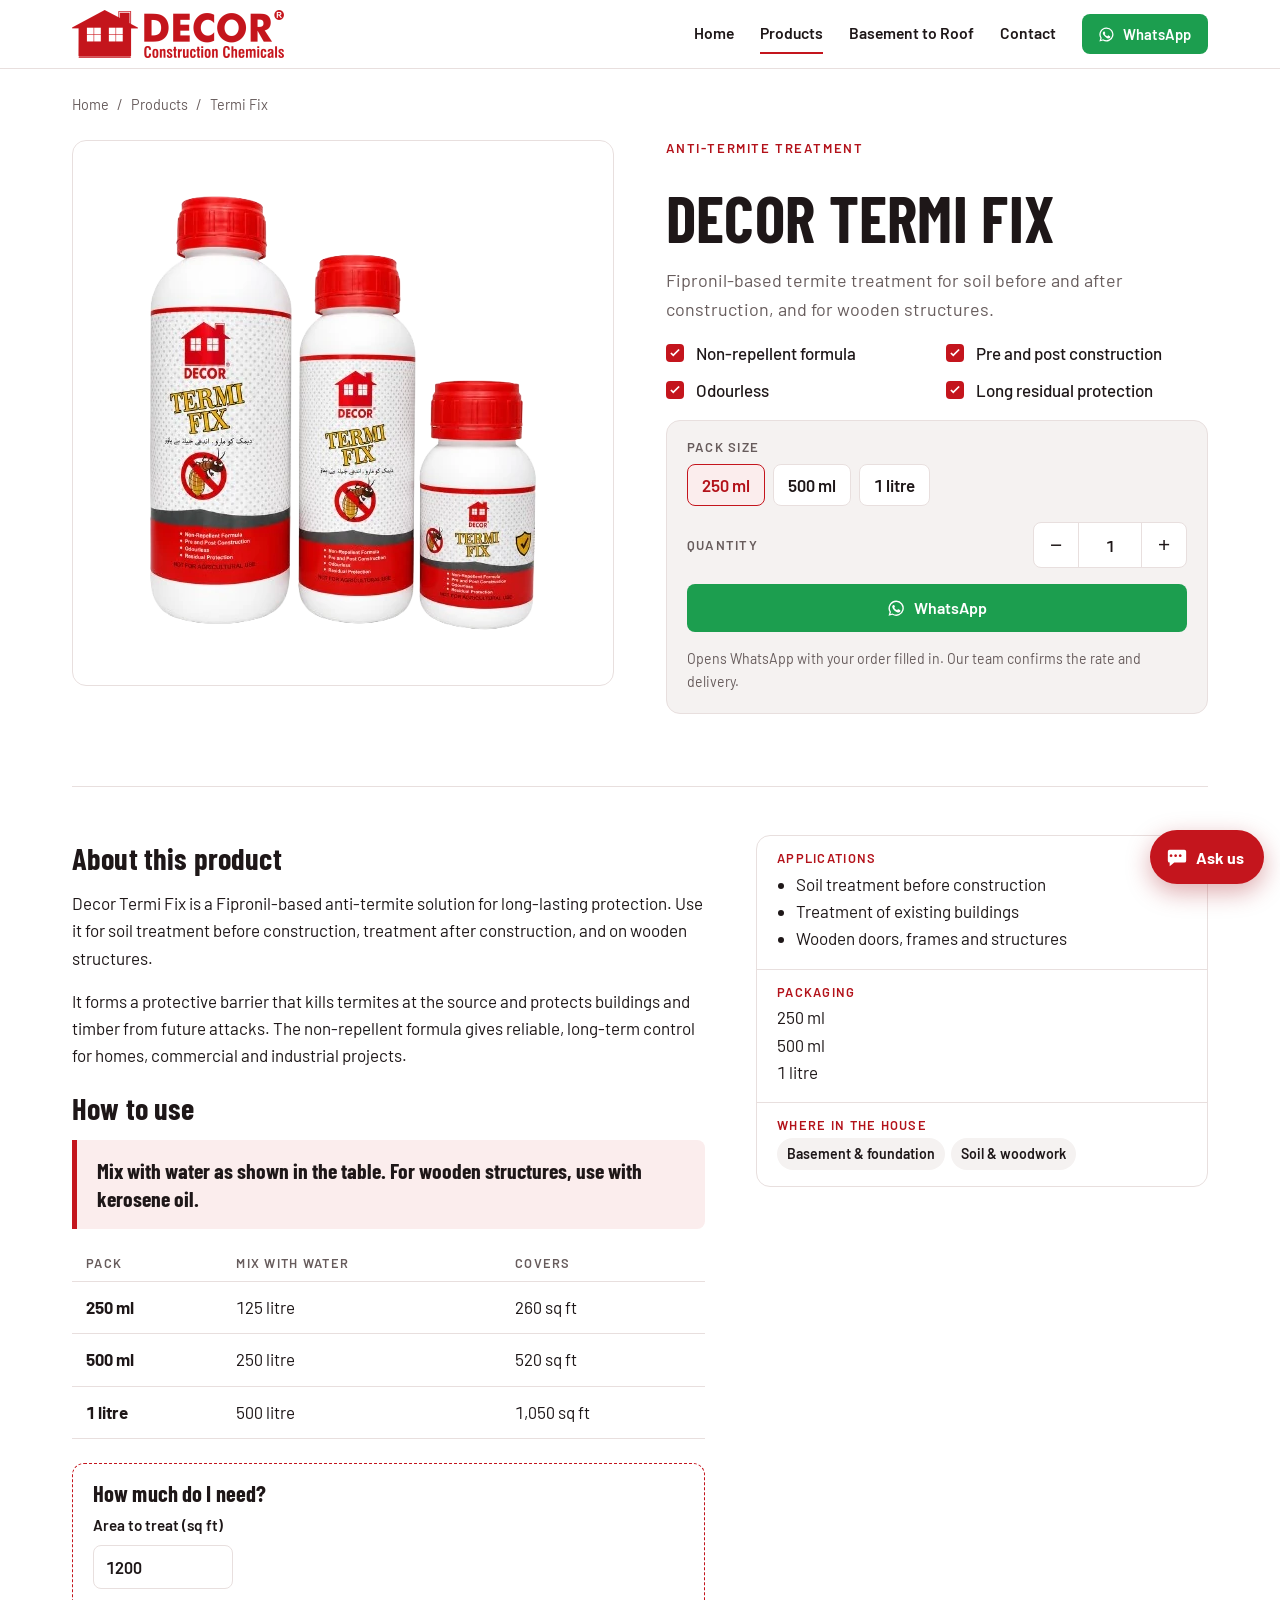
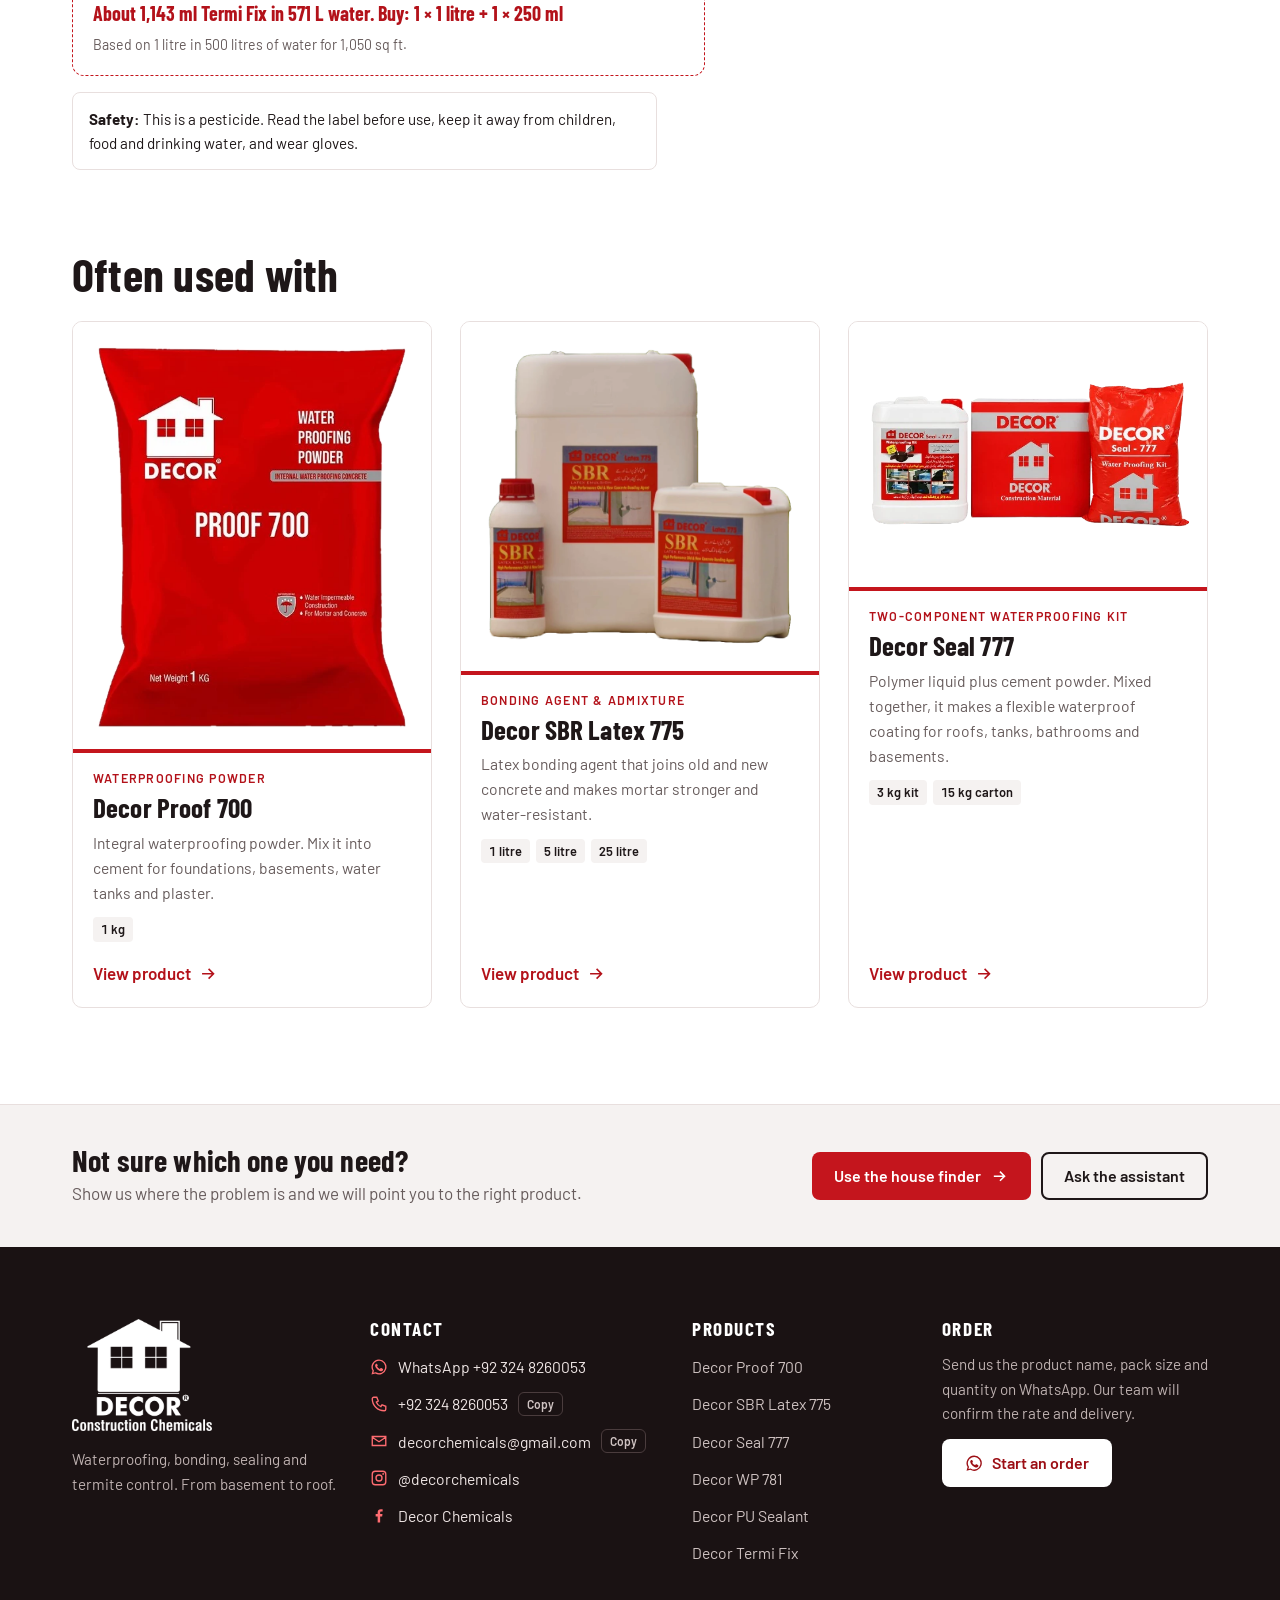
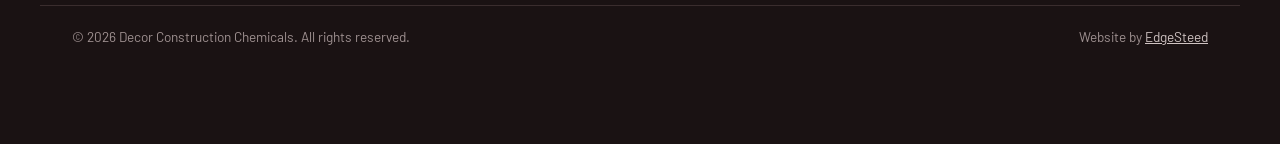
<file: products/termi-fix.html>
<!doctype html>
<html lang="en">
<head>
<meta charset="utf-8">
<meta name="viewport" content="width=device-width, initial-scale=1, viewport-fit=cover">
<title>Decor Termi Fix – Anti-termite treatment | Decor</title>
<meta name="description" content="Fipronil-based termite treatment for soil before and after construction, and for wooden structures.">
<meta property="og:title" content="Decor Termi Fix – Anti-termite treatment | Decor"><meta property="og:description" content="Fipronil-based termite treatment for soil before and after construction, and for wooden structures."><meta property="og:type" content="website">

<link rel="icon" href="../img/mark.png">
<meta name="theme-color" content="#C4151D">
<link rel="preconnect" href="https://fonts.googleapis.com"><link rel="preconnect" href="https://fonts.gstatic.com" crossorigin>
<link rel="stylesheet" href="https://fonts.googleapis.com/css2?family=Barlow+Condensed:wght@600;700;800&family=Barlow:wght@400;500;600;700&family=Noto+Nastaliq+Urdu:wght@500&display=swap">
<link rel="stylesheet" href="../assets/style.css">
<script type="application/ld+json">{"@context":"https://schema.org","@type":"Organization","name":"Decor Construction Chemicals","email":"decorchemicals@gmail.com","telephone":"+92 324 8260053","sameAs":["https://www.instagram.com/decorchemicals","https://www.facebook.com/share/192ZX5S4V6/?mibextid=wwXIfr"]}</script>
</head>
<body>

<a class="skip" href="#main">Skip to content</a>
<header class="site-header">
  <div class="wrap bar">
    <a class="brand" href="../index.html" aria-label="Decor Construction Chemicals home">
      <img src="../img/logo-horizontal.png" alt="Decor Construction Chemicals" class="logo logo-red" width="212" height="48">
      <img src="../img/logo-horizontal-white.png" alt="" class="logo logo-white" width="212" height="48" aria-hidden="true">
    </a>
    <button class="nav-toggle" id="navToggle" aria-expanded="false" aria-controls="siteNav" aria-label="Open menu"><svg viewBox="0 0 24 24" aria-hidden="true" class="ic"><path fill="none" stroke="currentColor" stroke-width="2" d="M4 7h16M4 12h16M4 17h16"/></svg></button>
    <nav class="site-nav" id="siteNav" aria-label="Main">
      <a href="../index.html" data-nav="home">Home</a>
      <a href="../products.html" data-nav="products">Products</a>
      <a href="../index.html#finder" data-nav="finder">Basement to Roof</a>
      <a href="#contact" data-nav="contact">Contact</a>
      <a class="btn btn-wa btn-sm" href="https://wa.me/923248260053?text=Assalam%20o%20Alaikum%2C%20I%20want%20to%20order%20Decor%20products." target="_blank" rel="noopener"><svg viewBox="0 0 24 24" aria-hidden="true" class="ic"><path fill="currentColor" d="M12 2a10 10 0 0 0-8.6 15.1L2 22l5-1.3A10 10 0 1 0 12 2Zm0 18.2a8.2 8.2 0 0 1-4.2-1.1l-.3-.2-3 .8.8-2.9-.2-.3A8.2 8.2 0 1 1 12 20.2Zm4.5-6.1c-.2-.1-1.5-.7-1.7-.8-.2-.1-.4-.1-.6.1l-.8 1c-.1.2-.3.2-.5.1a6.7 6.7 0 0 1-3.3-2.9c-.3-.4.2-.4.7-1.3.1-.2 0-.3 0-.4l-.8-1.8c-.2-.5-.4-.4-.6-.4h-.5a1 1 0 0 0-.7.3 3 3 0 0 0-.9 2.2 5.2 5.2 0 0 0 1.1 2.7 11.8 11.8 0 0 0 4.5 4c1.7.7 2.3.8 3.2.6.5-.1 1.5-.6 1.7-1.2.2-.6.2-1.1.2-1.2-.1-.1-.3-.2-.5-.3Z"/></svg><span>WhatsApp</span></a>
    </nav>
  </div>
</header>
<main id="main" data-page="products">

<article class="product-view" data-slug="termi-fix" data-name="Decor Termi Fix">
  <div class="wrap">
    <nav class="crumbs" aria-label="Breadcrumb"><a href="../index.html">Home</a><span>/</span><a href="../products.html">Products</a><span>/</span><span aria-current="page">Termi Fix</span></nav>
    <div class="pd-top">
      <div class="pd-img"><img src="../img/termi-fix.webp" alt="Decor Termi Fix packaging"></div>
      <div class="pd-info">
        <p class="eyebrow">Anti-termite treatment</p>
        <h1>Decor Termi Fix</h1>
        
        <p class="lead">Fipronil-based termite treatment for soil before and after construction, and for wooden structures.</p>
        <ul class="benefits"><li>Non-repellent formula</li><li>Pre and post construction</li><li>Odourless</li><li>Long residual protection</li></ul>

        <div class="order-box">
          <fieldset class="packs">
            <legend>Pack size</legend>
            <label class="pack"><input type="radio" name="pack-termi-fix" value="250 ml" checked><span>250 ml</span></label><label class="pack"><input type="radio" name="pack-termi-fix" value="500 ml"><span>500 ml</span></label><label class="pack"><input type="radio" name="pack-termi-fix" value="1 litre"><span>1 litre</span></label>
          </fieldset>
          <div class="qty-row">
            <label for="qty-termi-fix">Quantity</label>
            <div class="qty"><button type="button" data-step="-1" aria-label="Less">−</button><input id="qty-termi-fix" type="number" min="1" max="9999" value="1" inputmode="numeric"><button type="button" data-step="1" aria-label="More">+</button></div>
          </div>
          <a class="btn btn-wa btn-block order-link" target="_blank" rel="noopener" href="https://wa.me/923248260053?text=Assalam%20o%20Alaikum%2C%20I%20want%20to%20order%20Decor%20Termi%20Fix%20%E2%80%93%20250%20ml%20%C3%97%201."><svg viewBox="0 0 24 24" aria-hidden="true" class="ic"><path fill="currentColor" d="M12 2a10 10 0 0 0-8.6 15.1L2 22l5-1.3A10 10 0 1 0 12 2Zm0 18.2a8.2 8.2 0 0 1-4.2-1.1l-.3-.2-3 .8.8-2.9-.2-.3A8.2 8.2 0 1 1 12 20.2Zm4.5-6.1c-.2-.1-1.5-.7-1.7-.8-.2-.1-.4-.1-.6.1l-.8 1c-.1.2-.3.2-.5.1a6.7 6.7 0 0 1-3.3-2.9c-.3-.4.2-.4.7-1.3.1-.2 0-.3 0-.4l-.8-1.8c-.2-.5-.4-.4-.6-.4h-.5a1 1 0 0 0-.7.3 3 3 0 0 0-.9 2.2 5.2 5.2 0 0 0 1.1 2.7 11.8 11.8 0 0 0 4.5 4c1.7.7 2.3.8 3.2.6.5-.1 1.5-.6 1.7-1.2.2-.6.2-1.1.2-1.2-.1-.1-.3-.2-.5-.3Z"/></svg><span>WhatsApp</span></a>
          <p class="order-note">Opens WhatsApp with your order filled in. Our team confirms the rate and delivery.</p>
        </div>
      </div>
    </div>

    <div class="sheet">
      <section class="sheet-main">
        <h2>About this product</h2>
        <p>Decor Termi Fix is a Fipronil-based anti-termite solution for long-lasting protection. Use it for soil treatment before construction, treatment after construction, and on wooden structures.</p><p>It forms a protective barrier that kills termites at the source and protects buildings and timber from future attacks. The non-repellent formula gives reliable, long-term control for homes, commercial and industrial projects.</p>
        <h2>How to use</h2><p class="usage">Mix with water as shown in the table. For wooden structures, use with kerosene oil.</p>
        
        <div class="table-wrap"><table class="cov">
          <thead><tr><th scope="col">Pack</th><th scope="col">Mix with water</th><th scope="col">Covers</th></tr></thead>
          <tbody><tr><td>250 ml</td><td>125 litre</td><td>260 sq ft</td></tr><tr><td>500 ml</td><td>250 litre</td><td>520 sq ft</td></tr><tr><td>1 litre</td><td>500 litre</td><td>1,050 sq ft</td></tr></tbody>
        </table></div>
        
<div class="calc" data-calc="termite">
  <h3>How much do I need?</h3>
  <label for="area-termi-fix">Area to treat (sq ft)</label>
  <div class="calc-row"><input id="area-termi-fix" type="number" min="1" max="1000000" value="1200" inputmode="numeric"><output class="calc-out" for="area-termi-fix"></output></div>
  <p class="calc-note">Based on 1 litre in 500 litres of water for 1,050 sq ft.</p>
</div>
        <p class="safety"><strong>Safety:</strong> This is a pesticide. Read the label before use, keep it away from children, food and drinking water, and wear gloves.</p>
      </section>
      <aside class="sheet-side" aria-label="Product data">
        <dl class="spec">
          <div><dt>Applications</dt><dd><ul><li>Soil treatment before construction</li><li>Treatment of existing buildings</li><li>Wooden doors, frames and structures</li></ul></dd></div>
          <div><dt>Packaging</dt><dd>250 ml<br>500 ml<br>1 litre</dd></div>
          
          <div><dt>Where in the house</dt><dd class="tags"><span>Basement &amp; foundation</span><span>Soil &amp; woodwork</span></dd></div>
        </dl>
      </aside>
    </div>

    
    <section class="related">
      <h2>Often used with</h2>
      <div class="p-grid">
<a class="p-card" href="../products/proof-700.html" data-cat="waterproofing">
  <div class="p-card-img"><img src="../img/proof-700.webp" alt="Decor Proof 700 packaging" loading="lazy"></div>
  <div class="p-card-body">
    <span class="p-type">Waterproofing powder</span>
    <h3>Decor Proof 700</h3>
    <p>Integral waterproofing powder. Mix it into cement for foundations, basements, water tanks and plaster.</p>
    <span class="p-packs"><span>1 kg</span></span>
    <span class="p-more">View product <svg viewBox="0 0 24 24" aria-hidden="true" class="ic"><path fill="none" stroke="currentColor" stroke-width="2" d="M5 12h14M13 6l6 6-6 6"/></svg></span>
  </div>
</a>
<a class="p-card" href="../products/sbr-latex-775.html" data-cat="bonding">
  <div class="p-card-img"><img src="../img/sbr-latex-775.webp" alt="Decor SBR Latex 775 packaging" loading="lazy"></div>
  <div class="p-card-body">
    <span class="p-type">Bonding agent &amp; admixture</span>
    <h3>Decor SBR Latex 775</h3>
    <p>Latex bonding agent that joins old and new concrete and makes mortar stronger and water-resistant.</p>
    <span class="p-packs"><span>1 litre</span><span>5 litre</span><span>25 litre</span></span>
    <span class="p-more">View product <svg viewBox="0 0 24 24" aria-hidden="true" class="ic"><path fill="none" stroke="currentColor" stroke-width="2" d="M5 12h14M13 6l6 6-6 6"/></svg></span>
  </div>
</a>
<a class="p-card" href="../products/seal-777.html" data-cat="waterproofing">
  <div class="p-card-img"><img src="../img/seal-777.webp" alt="Decor Seal 777 packaging" loading="lazy"></div>
  <div class="p-card-body">
    <span class="p-type">Two-component waterproofing kit</span>
    <h3>Decor Seal 777</h3>
    <p>Polymer liquid plus cement powder. Mixed together, it makes a flexible waterproof coating for roofs, tanks, bathrooms and basements.</p>
    <span class="p-packs"><span>3 kg kit</span><span>15 kg carton</span></span>
    <span class="p-more">View product <svg viewBox="0 0 24 24" aria-hidden="true" class="ic"><path fill="none" stroke="currentColor" stroke-width="2" d="M5 12h14M13 6l6 6-6 6"/></svg></span>
  </div>
</a></div>
    </section>
  </div>
</article>
<section class="finder-cta">
  <div class="wrap finder-cta-row">
    <div><h2>Not sure which one you need?</h2><p>Show us where the problem is and we will point you to the right product.</p></div>
    <div class="finder-cta-btns">
      <a class="btn btn-red" href="../index.html#finder">Use the house finder <svg viewBox="0 0 24 24" aria-hidden="true" class="ic"><path fill="none" stroke="currentColor" stroke-width="2" d="M5 12h14M13 6l6 6-6 6"/></svg></a>
      <button class="btn btn-ghost" type="button" data-open-chat>Ask the assistant</button>
    </div>
  </div>
</section>
</main>

<footer class="site-footer" id="contact">
  <div class="wrap footer-grid">
    <div class="footer-brand">
      <img src="../img/logo-white.png" alt="Decor Construction Chemicals" width="150" height="120">
      <p>Waterproofing, bonding, sealing and termite control. From basement to roof.</p>
    </div>
    <div>
      <h2 class="f-title">Contact</h2>
      <ul class="f-list">
        <li><a href="https://wa.me/923248260053?text=Assalam%20o%20Alaikum%2C%20I%20have%20a%20question%20about%20Decor%20products." target="_blank" rel="noopener"><svg viewBox="0 0 24 24" aria-hidden="true" class="ic"><path fill="currentColor" d="M12 2a10 10 0 0 0-8.6 15.1L2 22l5-1.3A10 10 0 1 0 12 2Zm0 18.2a8.2 8.2 0 0 1-4.2-1.1l-.3-.2-3 .8.8-2.9-.2-.3A8.2 8.2 0 1 1 12 20.2Zm4.5-6.1c-.2-.1-1.5-.7-1.7-.8-.2-.1-.4-.1-.6.1l-.8 1c-.1.2-.3.2-.5.1a6.7 6.7 0 0 1-3.3-2.9c-.3-.4.2-.4.7-1.3.1-.2 0-.3 0-.4l-.8-1.8c-.2-.5-.4-.4-.6-.4h-.5a1 1 0 0 0-.7.3 3 3 0 0 0-.9 2.2 5.2 5.2 0 0 0 1.1 2.7 11.8 11.8 0 0 0 4.5 4c1.7.7 2.3.8 3.2.6.5-.1 1.5-.6 1.7-1.2.2-.6.2-1.1.2-1.2-.1-.1-.3-.2-.5-.3Z"/></svg><span>WhatsApp +92 324 8260053</span></a></li>
        <li><span class="f-plain"><svg viewBox="0 0 24 24" aria-hidden="true" class="ic"><path fill="none" stroke="currentColor" stroke-width="1.8" d="M5 3h4l2 5-2.5 1.5a11 11 0 0 0 6 6L16 13l5 2v4a2 2 0 0 1-2 2A16 16 0 0 1 3 5a2 2 0 0 1 2-2Z"/></svg><span class="copyable" id="phoneText">+92 324 8260053</span></span> <button class="copy" type="button" data-copy="+92 324 8260053">Copy</button></li>
        <li><span class="f-plain"><svg viewBox="0 0 24 24" aria-hidden="true" class="ic"><path fill="none" stroke="currentColor" stroke-width="1.8" d="M3 6h18v12H3z M3 7l9 6 9-6"/></svg><span class="copyable">decorchemicals@gmail.com</span></span> <button class="copy" type="button" data-copy="decorchemicals@gmail.com">Copy</button></li>
        <li><a href="https://www.instagram.com/decorchemicals" target="_blank" rel="noopener"><svg viewBox="0 0 24 24" aria-hidden="true" class="ic"><path fill="none" stroke="currentColor" stroke-width="1.8" d="M7 3h10a4 4 0 0 1 4 4v10a4 4 0 0 1-4 4H7a4 4 0 0 1-4-4V7a4 4 0 0 1 4-4Z"/><circle cx="12" cy="12" r="4" fill="none" stroke="currentColor" stroke-width="1.8"/><circle cx="17.5" cy="6.5" r="1.2" fill="currentColor"/></svg><span>@decorchemicals</span></a></li>
        <li><a href="https://www.facebook.com/share/192ZX5S4V6/?mibextid=wwXIfr" target="_blank" rel="noopener"><svg viewBox="0 0 24 24" aria-hidden="true" class="ic"><path fill="currentColor" d="M13.5 22v-8h2.7l.4-3.2h-3.1V8.8c0-.9.3-1.5 1.6-1.5h1.7V4.4a22 22 0 0 0-2.5-.1c-2.4 0-4.1 1.5-4.1 4.2v2.3H7.5V14h2.7v8h3.3Z"/></svg><span>Decor Chemicals</span></a></li>
      </ul>
    </div>
    <div>
      <h2 class="f-title">Products</h2>
      <ul class="f-list f-links">
        <li><a href="../products/proof-700.html">Decor Proof 700</a></li><li><a href="../products/sbr-latex-775.html">Decor SBR Latex 775</a></li><li><a href="../products/seal-777.html">Decor Seal 777</a></li><li><a href="../products/wp-781.html">Decor WP 781</a></li><li><a href="../products/pu-sealant.html">Decor PU Sealant</a></li><li><a href="../products/termi-fix.html">Decor Termi Fix</a></li>
      </ul>
    </div>
    <div class="f-order">
      <h2 class="f-title">Order</h2>
      <p>Send us the product name, pack size and quantity on WhatsApp. Our team will confirm the rate and delivery.</p>
      <a class="btn btn-light" href="https://wa.me/923248260053?text=Assalam%20o%20Alaikum%2C%20I%20want%20to%20place%20an%20order." target="_blank" rel="noopener"><svg viewBox="0 0 24 24" aria-hidden="true" class="ic"><path fill="currentColor" d="M12 2a10 10 0 0 0-8.6 15.1L2 22l5-1.3A10 10 0 1 0 12 2Zm0 18.2a8.2 8.2 0 0 1-4.2-1.1l-.3-.2-3 .8.8-2.9-.2-.3A8.2 8.2 0 1 1 12 20.2Zm4.5-6.1c-.2-.1-1.5-.7-1.7-.8-.2-.1-.4-.1-.6.1l-.8 1c-.1.2-.3.2-.5.1a6.7 6.7 0 0 1-3.3-2.9c-.3-.4.2-.4.7-1.3.1-.2 0-.3 0-.4l-.8-1.8c-.2-.5-.4-.4-.6-.4h-.5a1 1 0 0 0-.7.3 3 3 0 0 0-.9 2.2 5.2 5.2 0 0 0 1.1 2.7 11.8 11.8 0 0 0 4.5 4c1.7.7 2.3.8 3.2.6.5-.1 1.5-.6 1.7-1.2.2-.6.2-1.1.2-1.2-.1-.1-.3-.2-.5-.3Z"/></svg><span>Start an order</span></a>
    </div>
  </div>
  <div class="wrap footer-base">
    <span>© 2026 Decor Construction Chemicals. All rights reserved.</span>
    <span>Website by <a href="https://edgesteed.com" target="_blank" rel="noopener">EdgeSteed</a></span>
  </div>
</footer>

<div class="chat" id="chat">
  <button class="chat-fab" id="chatOpen" type="button" aria-controls="chatPanel" aria-expanded="false"><svg viewBox="0 0 24 24" aria-hidden="true" class="ic"><path fill="currentColor" d="M4 4h16a2 2 0 0 1 2 2v10a2 2 0 0 1-2 2H9l-5 4v-4a2 2 0 0 1-2-2V6a2 2 0 0 1 2-2Zm3 6.5a1.5 1.5 0 1 0 0 .01Zm5 0a1.5 1.5 0 1 0 0 .01Zm5 0a1.5 1.5 0 1 0 0 .01Z"/></svg><span>Ask us</span></button>
  <section class="chat-panel" id="chatPanel" hidden aria-label="Decor assistant">
    <div class="chat-head">
      <div><strong>Decor Assistant</strong><span>Product help · English / Roman Urdu</span></div>
      <button class="chat-x" id="chatClose" type="button" aria-label="Close chat"><svg viewBox="0 0 24 24" aria-hidden="true" class="ic"><path fill="none" stroke="currentColor" stroke-width="2" d="M6 6l12 12M18 6 6 18"/></svg></button>
    </div>
    <div class="chat-log" id="chatLog" aria-live="polite"></div>
    <div class="chat-quick" id="chatQuick"></div>
    <form class="chat-form" id="chatForm" autocomplete="off">
      <label class="sr" for="chatInput">Type your question</label>
      <input id="chatInput" type="text" placeholder="e.g. roof leak, termite, price…" maxlength="200">
      <button type="submit" aria-label="Send"><svg viewBox="0 0 24 24" aria-hidden="true" class="ic"><path fill="currentColor" d="M3 20.5 21 12 3 3.5 3 10l12 2-12 2z"/></svg></button>
    </form>
  </section>
</div>
<script>window.DECOR={"mode":"site","root":"../","contact":{"whatsapp":"923248260053","phoneDisplay":"+92 324 8260053","email":"decorchemicals@gmail.com","instagram":"https://www.instagram.com/decorchemicals","instagramHandle":"@decorchemicals","facebook":"https://www.facebook.com/share/192ZX5S4V6/?mibextid=wwXIfr","facebookHandle":"Decor Chemicals"},"areas":[{"id":"roof","name":"Roof & terrace","problem":"Roof slab leaks, terrace and balcony seepage","products":["seal-777","wp-781","pu-sealant"]},{"id":"tank","name":"Water tank","problem":"Leaking overhead or underground tanks","products":["seal-777","wp-781","proof-700","sbr-latex-775"]},{"id":"joints","name":"Joints & cracks","problem":"Roof joints, slab junctions, wall cracks, window gaps","products":["pu-sealant","wp-781"]},{"id":"bathroom","name":"Bathroom","problem":"Water seeping through bathroom floors and walls","products":["seal-777","wp-781","sbr-latex-775"]},{"id":"walls","name":"External walls","problem":"Damp walls and rain seepage through outer walls","products":["seal-777","wp-781"]},{"id":"floors","name":"Floors","problem":"Damp floors and water seeping through floor slabs","products":["seal-777"]},{"id":"basement","name":"Basement & foundation","problem":"Damp basements, water in foundations, DPC, termites in the soil","products":["proof-700","seal-777","wp-781","sbr-latex-775","termi-fix"]},{"id":"soil","name":"Soil & woodwork","problem":"Termites (deemak) in soil, floors and wooden frames","products":["termi-fix"]}],"products":[{"slug":"proof-700","name":"Decor Proof 700","short":"Proof 700","type":"Waterproofing powder","summary":"Integral waterproofing powder. Mix it into cement for foundations, basements, water tanks and plaster.","image":"proof-700.webp","packaging":["1 kg"],"usage":"Add 1 kg of Decor Proof 700 to every 50 kg bag of cement.","keywords":["proof","700","pudlo","powder"],"category":"waterproofing"},{"slug":"sbr-latex-775","name":"Decor SBR Latex 775","short":"SBR Latex 775","type":"Bonding agent & admixture","summary":"Latex bonding agent that joins old and new concrete and makes mortar stronger and water-resistant.","image":"sbr-latex-775.webp","packaging":["1 litre","5 litre","25 litre"],"usage":"Add 1 litre of SBR Latex 775 for every 50 kg bag of cement, every 20 kg bag of tile bond, or every 5 bags (1 kg each) of tile grout.","keywords":["sbr","latex","775","bonding","bond"],"category":"bonding"},{"slug":"seal-777","name":"Decor Seal 777","short":"Seal 777","type":"Two-component waterproofing kit","summary":"Polymer liquid plus cement powder. Mixed together, it makes a flexible waterproof coating for roofs, tanks, bathrooms and basements.","image":"seal-777.webp","packaging":["3 kg kit (1 L liquid + 2 kg powder)","15 kg carton (5 L liquid + 10 kg powder)"],"usage":"One 15 kg carton covers 160 sq ft. One 3 kg kit covers 35 sq ft.","keywords":["seal 777","777","seal","kit","carton","two component","cementitious"],"category":"waterproofing"},{"slug":"wp-781","name":"Decor WP 781","short":"WP 781","type":"Flexible waterproofing coating","summary":"Elastic, transparent waterproof coating that moves with the structure. Made for roofs, joints, terraces and slabs.","image":"wp-781.webp","packaging":["1 litre","5 litre"],"keywords":["781","wp","wp781","flexible","transparent","coating"],"category":"waterproofing"},{"slug":"pu-sealant","name":"Decor PU Sealant","short":"PU Sealant","type":"Polyurethane joint sealant","summary":"Flexible polyurethane sealant for expansion joints, roof joints and cracks. Stays elastic in sun, rain and heat.","image":"pu-sealant.webp","packaging":["600 ml"],"keywords":["pu","sealant","polyurethane","joint","joints","crack"],"category":"sealing"},{"slug":"termi-fix","name":"Decor Termi Fix","short":"Termi Fix","type":"Anti-termite treatment","summary":"Fipronil-based termite treatment for soil before and after construction, and for wooden structures.","image":"termi-fix.webp","packaging":["250 ml","500 ml","1 litre"],"usage":"Mix with water as shown in the table. For wooden structures, use with kerosene oil.","keywords":["termi","termite","termites","deemak","dimak","fipronil","keeray","keeda"],"category":"termite"}]};</script>
<script src="../assets/app.js" defer></script>
</body>
</html>
</file>
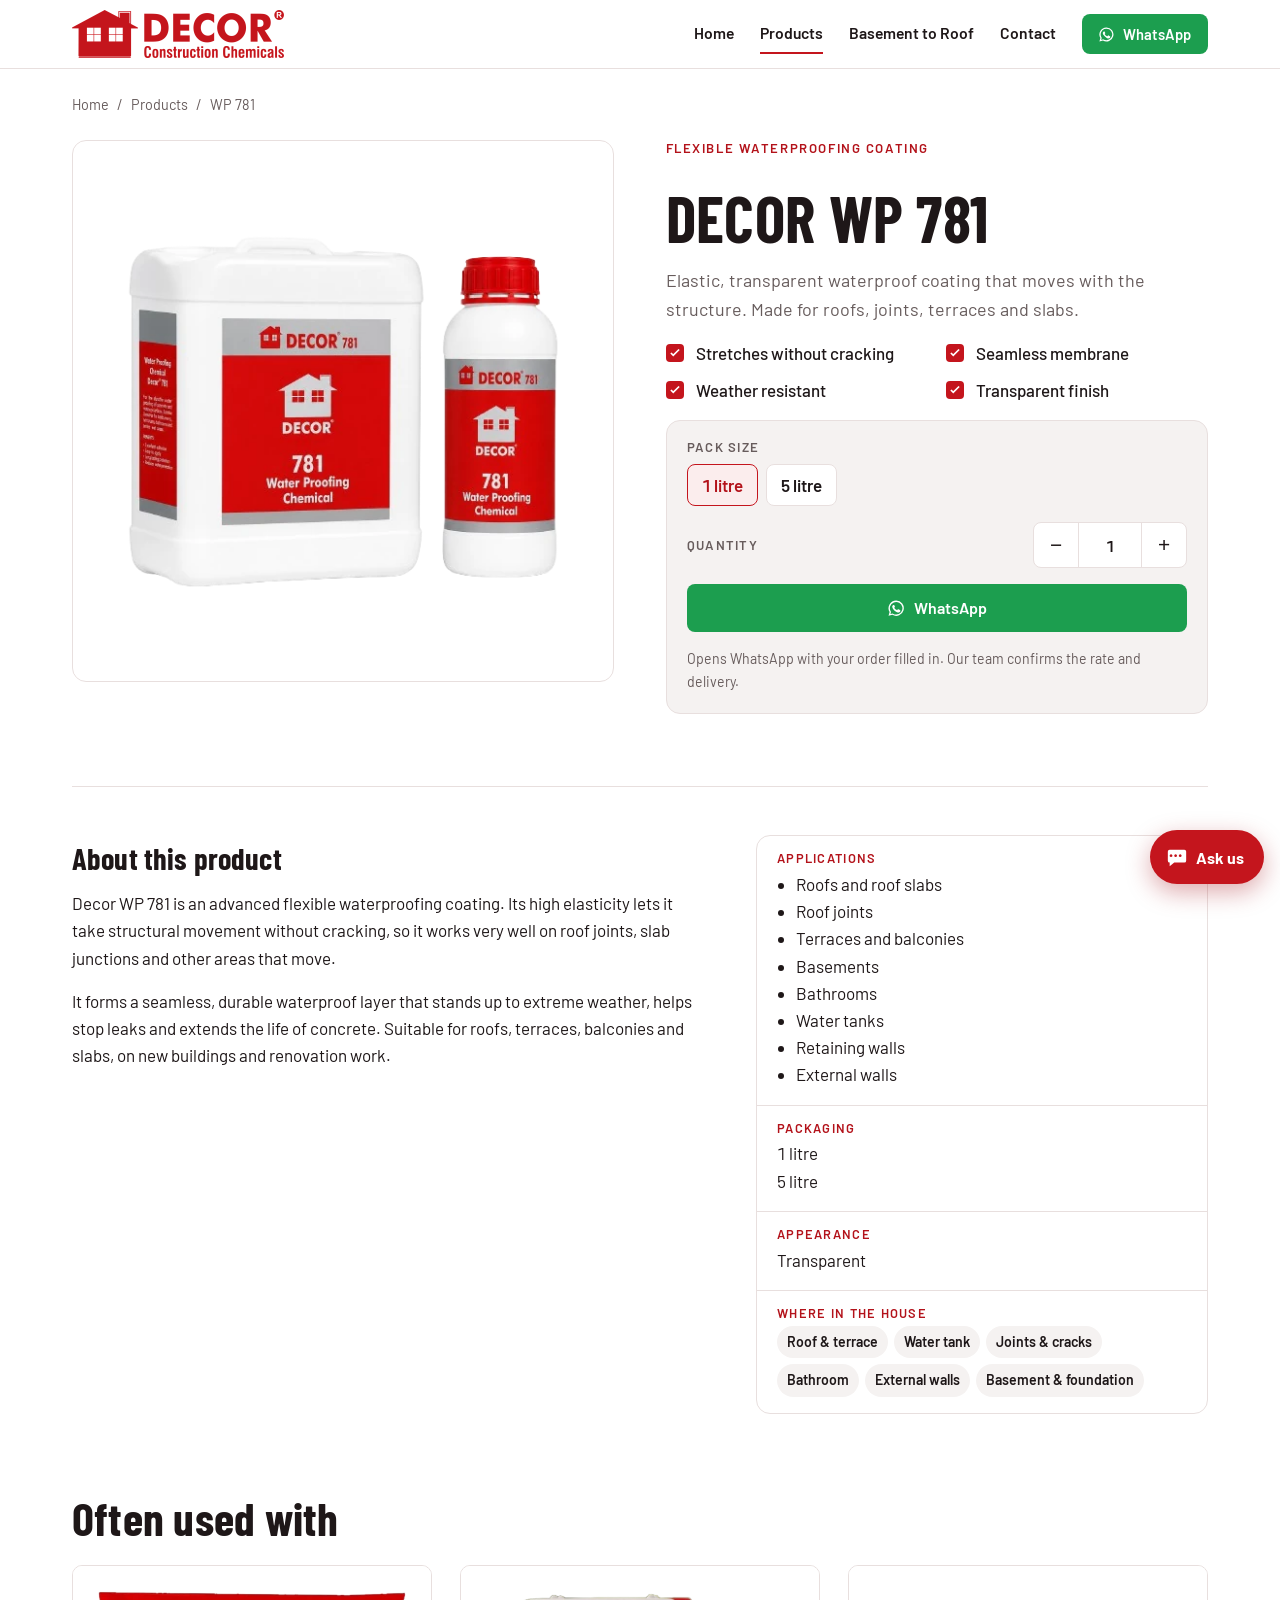
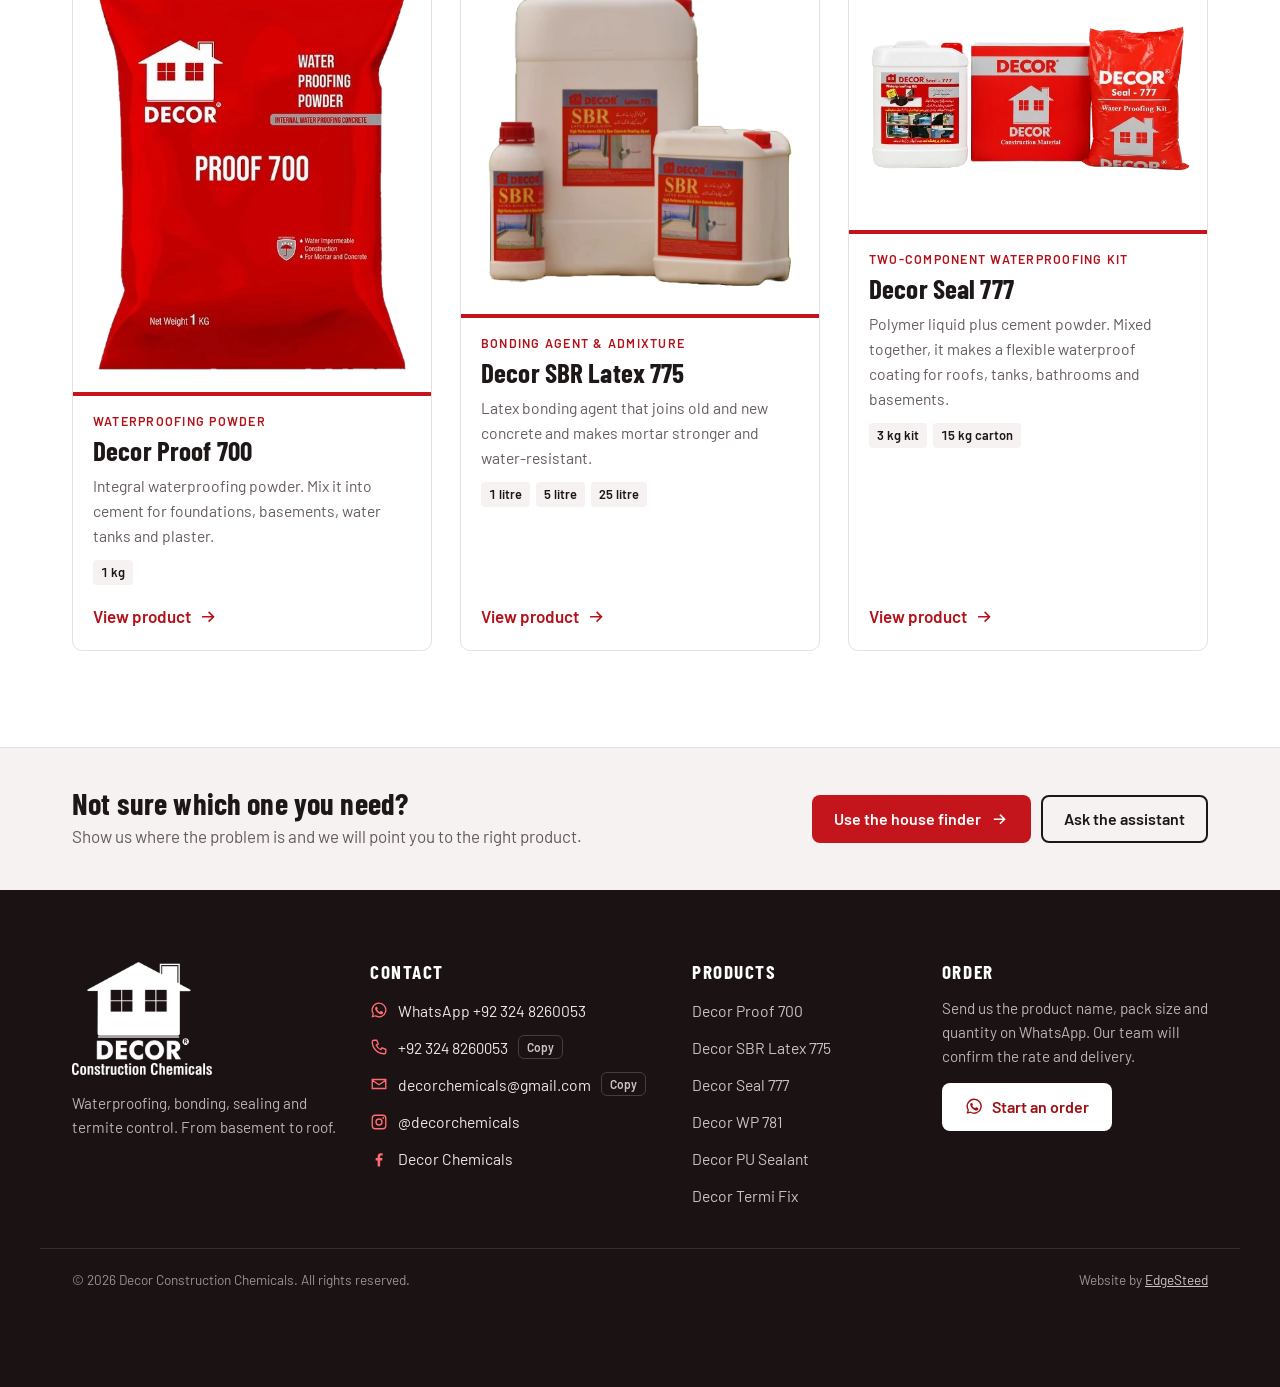
<file: products/wp-781.html>
<!doctype html>
<html lang="en">
<head>
<meta charset="utf-8">
<meta name="viewport" content="width=device-width, initial-scale=1, viewport-fit=cover">
<title>Decor WP 781 – Flexible waterproofing coating | Decor</title>
<meta name="description" content="Elastic, transparent waterproof coating that moves with the structure. Made for roofs, joints, terraces and slabs.">
<meta property="og:title" content="Decor WP 781 – Flexible waterproofing coating | Decor"><meta property="og:description" content="Elastic, transparent waterproof coating that moves with the structure. Made for roofs, joints, terraces and slabs."><meta property="og:type" content="website">

<link rel="icon" href="../img/mark.png">
<meta name="theme-color" content="#C4151D">
<link rel="preconnect" href="https://fonts.googleapis.com"><link rel="preconnect" href="https://fonts.gstatic.com" crossorigin>
<link rel="stylesheet" href="https://fonts.googleapis.com/css2?family=Barlow+Condensed:wght@600;700;800&family=Barlow:wght@400;500;600;700&family=Noto+Nastaliq+Urdu:wght@500&display=swap">
<link rel="stylesheet" href="../assets/style.css">
<script type="application/ld+json">{"@context":"https://schema.org","@type":"Organization","name":"Decor Construction Chemicals","email":"decorchemicals@gmail.com","telephone":"+92 324 8260053","sameAs":["https://www.instagram.com/decorchemicals","https://www.facebook.com/share/192ZX5S4V6/?mibextid=wwXIfr"]}</script>
</head>
<body>

<a class="skip" href="#main">Skip to content</a>
<header class="site-header">
  <div class="wrap bar">
    <a class="brand" href="../index.html" aria-label="Decor Construction Chemicals home">
      <img src="../img/logo-horizontal.png" alt="Decor Construction Chemicals" class="logo logo-red" width="212" height="48">
      <img src="../img/logo-horizontal-white.png" alt="" class="logo logo-white" width="212" height="48" aria-hidden="true">
    </a>
    <button class="nav-toggle" id="navToggle" aria-expanded="false" aria-controls="siteNav" aria-label="Open menu"><svg viewBox="0 0 24 24" aria-hidden="true" class="ic"><path fill="none" stroke="currentColor" stroke-width="2" d="M4 7h16M4 12h16M4 17h16"/></svg></button>
    <nav class="site-nav" id="siteNav" aria-label="Main">
      <a href="../index.html" data-nav="home">Home</a>
      <a href="../products.html" data-nav="products">Products</a>
      <a href="../index.html#finder" data-nav="finder">Basement to Roof</a>
      <a href="#contact" data-nav="contact">Contact</a>
      <a class="btn btn-wa btn-sm" href="https://wa.me/923248260053?text=Assalam%20o%20Alaikum%2C%20I%20want%20to%20order%20Decor%20products." target="_blank" rel="noopener"><svg viewBox="0 0 24 24" aria-hidden="true" class="ic"><path fill="currentColor" d="M12 2a10 10 0 0 0-8.6 15.1L2 22l5-1.3A10 10 0 1 0 12 2Zm0 18.2a8.2 8.2 0 0 1-4.2-1.1l-.3-.2-3 .8.8-2.9-.2-.3A8.2 8.2 0 1 1 12 20.2Zm4.5-6.1c-.2-.1-1.5-.7-1.7-.8-.2-.1-.4-.1-.6.1l-.8 1c-.1.2-.3.2-.5.1a6.7 6.7 0 0 1-3.3-2.9c-.3-.4.2-.4.7-1.3.1-.2 0-.3 0-.4l-.8-1.8c-.2-.5-.4-.4-.6-.4h-.5a1 1 0 0 0-.7.3 3 3 0 0 0-.9 2.2 5.2 5.2 0 0 0 1.1 2.7 11.8 11.8 0 0 0 4.5 4c1.7.7 2.3.8 3.2.6.5-.1 1.5-.6 1.7-1.2.2-.6.2-1.1.2-1.2-.1-.1-.3-.2-.5-.3Z"/></svg><span>WhatsApp</span></a>
    </nav>
  </div>
</header>
<main id="main" data-page="products">

<article class="product-view" data-slug="wp-781" data-name="Decor WP 781">
  <div class="wrap">
    <nav class="crumbs" aria-label="Breadcrumb"><a href="../index.html">Home</a><span>/</span><a href="../products.html">Products</a><span>/</span><span aria-current="page">WP 781</span></nav>
    <div class="pd-top">
      <div class="pd-img"><img src="../img/wp-781.webp" alt="Decor WP 781 packaging"></div>
      <div class="pd-info">
        <p class="eyebrow">Flexible waterproofing coating</p>
        <h1>Decor WP 781</h1>
        
        <p class="lead">Elastic, transparent waterproof coating that moves with the structure. Made for roofs, joints, terraces and slabs.</p>
        <ul class="benefits"><li>Stretches without cracking</li><li>Seamless membrane</li><li>Weather resistant</li><li>Transparent finish</li></ul>

        <div class="order-box">
          <fieldset class="packs">
            <legend>Pack size</legend>
            <label class="pack"><input type="radio" name="pack-wp-781" value="1 litre" checked><span>1 litre</span></label><label class="pack"><input type="radio" name="pack-wp-781" value="5 litre"><span>5 litre</span></label>
          </fieldset>
          <div class="qty-row">
            <label for="qty-wp-781">Quantity</label>
            <div class="qty"><button type="button" data-step="-1" aria-label="Less">−</button><input id="qty-wp-781" type="number" min="1" max="9999" value="1" inputmode="numeric"><button type="button" data-step="1" aria-label="More">+</button></div>
          </div>
          <a class="btn btn-wa btn-block order-link" target="_blank" rel="noopener" href="https://wa.me/923248260053?text=Assalam%20o%20Alaikum%2C%20I%20want%20to%20order%20Decor%20WP%20781%20%E2%80%93%201%20litre%20%C3%97%201."><svg viewBox="0 0 24 24" aria-hidden="true" class="ic"><path fill="currentColor" d="M12 2a10 10 0 0 0-8.6 15.1L2 22l5-1.3A10 10 0 1 0 12 2Zm0 18.2a8.2 8.2 0 0 1-4.2-1.1l-.3-.2-3 .8.8-2.9-.2-.3A8.2 8.2 0 1 1 12 20.2Zm4.5-6.1c-.2-.1-1.5-.7-1.7-.8-.2-.1-.4-.1-.6.1l-.8 1c-.1.2-.3.2-.5.1a6.7 6.7 0 0 1-3.3-2.9c-.3-.4.2-.4.7-1.3.1-.2 0-.3 0-.4l-.8-1.8c-.2-.5-.4-.4-.6-.4h-.5a1 1 0 0 0-.7.3 3 3 0 0 0-.9 2.2 5.2 5.2 0 0 0 1.1 2.7 11.8 11.8 0 0 0 4.5 4c1.7.7 2.3.8 3.2.6.5-.1 1.5-.6 1.7-1.2.2-.6.2-1.1.2-1.2-.1-.1-.3-.2-.5-.3Z"/></svg><span>WhatsApp</span></a>
          <p class="order-note">Opens WhatsApp with your order filled in. Our team confirms the rate and delivery.</p>
        </div>
      </div>
    </div>

    <div class="sheet">
      <section class="sheet-main">
        <h2>About this product</h2>
        <p>Decor WP 781 is an advanced flexible waterproofing coating. Its high elasticity lets it take structural movement without cracking, so it works very well on roof joints, slab junctions and other areas that move.</p><p>It forms a seamless, durable waterproof layer that stands up to extreme weather, helps stop leaks and extends the life of concrete. Suitable for roofs, terraces, balconies and slabs, on new buildings and renovation work.</p>
        
        
        
        
      </section>
      <aside class="sheet-side" aria-label="Product data">
        <dl class="spec">
          <div><dt>Applications</dt><dd><ul><li>Roofs and roof slabs</li><li>Roof joints</li><li>Terraces and balconies</li><li>Basements</li><li>Bathrooms</li><li>Water tanks</li><li>Retaining walls</li><li>External walls</li></ul></dd></div>
          <div><dt>Packaging</dt><dd>1 litre<br>5 litre</dd></div>
          <div><dt>Appearance</dt><dd>Transparent</dd></div>
          <div><dt>Where in the house</dt><dd class="tags"><span>Roof &amp; terrace</span><span>Water tank</span><span>Joints &amp; cracks</span><span>Bathroom</span><span>External walls</span><span>Basement &amp; foundation</span></dd></div>
        </dl>
      </aside>
    </div>

    
    <section class="related">
      <h2>Often used with</h2>
      <div class="p-grid">
<a class="p-card" href="../products/proof-700.html" data-cat="waterproofing">
  <div class="p-card-img"><img src="../img/proof-700.webp" alt="Decor Proof 700 packaging" loading="lazy"></div>
  <div class="p-card-body">
    <span class="p-type">Waterproofing powder</span>
    <h3>Decor Proof 700</h3>
    <p>Integral waterproofing powder. Mix it into cement for foundations, basements, water tanks and plaster.</p>
    <span class="p-packs"><span>1 kg</span></span>
    <span class="p-more">View product <svg viewBox="0 0 24 24" aria-hidden="true" class="ic"><path fill="none" stroke="currentColor" stroke-width="2" d="M5 12h14M13 6l6 6-6 6"/></svg></span>
  </div>
</a>
<a class="p-card" href="../products/sbr-latex-775.html" data-cat="bonding">
  <div class="p-card-img"><img src="../img/sbr-latex-775.webp" alt="Decor SBR Latex 775 packaging" loading="lazy"></div>
  <div class="p-card-body">
    <span class="p-type">Bonding agent &amp; admixture</span>
    <h3>Decor SBR Latex 775</h3>
    <p>Latex bonding agent that joins old and new concrete and makes mortar stronger and water-resistant.</p>
    <span class="p-packs"><span>1 litre</span><span>5 litre</span><span>25 litre</span></span>
    <span class="p-more">View product <svg viewBox="0 0 24 24" aria-hidden="true" class="ic"><path fill="none" stroke="currentColor" stroke-width="2" d="M5 12h14M13 6l6 6-6 6"/></svg></span>
  </div>
</a>
<a class="p-card" href="../products/seal-777.html" data-cat="waterproofing">
  <div class="p-card-img"><img src="../img/seal-777.webp" alt="Decor Seal 777 packaging" loading="lazy"></div>
  <div class="p-card-body">
    <span class="p-type">Two-component waterproofing kit</span>
    <h3>Decor Seal 777</h3>
    <p>Polymer liquid plus cement powder. Mixed together, it makes a flexible waterproof coating for roofs, tanks, bathrooms and basements.</p>
    <span class="p-packs"><span>3 kg kit</span><span>15 kg carton</span></span>
    <span class="p-more">View product <svg viewBox="0 0 24 24" aria-hidden="true" class="ic"><path fill="none" stroke="currentColor" stroke-width="2" d="M5 12h14M13 6l6 6-6 6"/></svg></span>
  </div>
</a></div>
    </section>
  </div>
</article>
<section class="finder-cta">
  <div class="wrap finder-cta-row">
    <div><h2>Not sure which one you need?</h2><p>Show us where the problem is and we will point you to the right product.</p></div>
    <div class="finder-cta-btns">
      <a class="btn btn-red" href="../index.html#finder">Use the house finder <svg viewBox="0 0 24 24" aria-hidden="true" class="ic"><path fill="none" stroke="currentColor" stroke-width="2" d="M5 12h14M13 6l6 6-6 6"/></svg></a>
      <button class="btn btn-ghost" type="button" data-open-chat>Ask the assistant</button>
    </div>
  </div>
</section>
</main>

<footer class="site-footer" id="contact">
  <div class="wrap footer-grid">
    <div class="footer-brand">
      <img src="../img/logo-white.png" alt="Decor Construction Chemicals" width="150" height="120">
      <p>Waterproofing, bonding, sealing and termite control. From basement to roof.</p>
    </div>
    <div>
      <h2 class="f-title">Contact</h2>
      <ul class="f-list">
        <li><a href="https://wa.me/923248260053?text=Assalam%20o%20Alaikum%2C%20I%20have%20a%20question%20about%20Decor%20products." target="_blank" rel="noopener"><svg viewBox="0 0 24 24" aria-hidden="true" class="ic"><path fill="currentColor" d="M12 2a10 10 0 0 0-8.6 15.1L2 22l5-1.3A10 10 0 1 0 12 2Zm0 18.2a8.2 8.2 0 0 1-4.2-1.1l-.3-.2-3 .8.8-2.9-.2-.3A8.2 8.2 0 1 1 12 20.2Zm4.5-6.1c-.2-.1-1.5-.7-1.7-.8-.2-.1-.4-.1-.6.1l-.8 1c-.1.2-.3.2-.5.1a6.7 6.7 0 0 1-3.3-2.9c-.3-.4.2-.4.7-1.3.1-.2 0-.3 0-.4l-.8-1.8c-.2-.5-.4-.4-.6-.4h-.5a1 1 0 0 0-.7.3 3 3 0 0 0-.9 2.2 5.2 5.2 0 0 0 1.1 2.7 11.8 11.8 0 0 0 4.5 4c1.7.7 2.3.8 3.2.6.5-.1 1.5-.6 1.7-1.2.2-.6.2-1.1.2-1.2-.1-.1-.3-.2-.5-.3Z"/></svg><span>WhatsApp +92 324 8260053</span></a></li>
        <li><span class="f-plain"><svg viewBox="0 0 24 24" aria-hidden="true" class="ic"><path fill="none" stroke="currentColor" stroke-width="1.8" d="M5 3h4l2 5-2.5 1.5a11 11 0 0 0 6 6L16 13l5 2v4a2 2 0 0 1-2 2A16 16 0 0 1 3 5a2 2 0 0 1 2-2Z"/></svg><span class="copyable" id="phoneText">+92 324 8260053</span></span> <button class="copy" type="button" data-copy="+92 324 8260053">Copy</button></li>
        <li><span class="f-plain"><svg viewBox="0 0 24 24" aria-hidden="true" class="ic"><path fill="none" stroke="currentColor" stroke-width="1.8" d="M3 6h18v12H3z M3 7l9 6 9-6"/></svg><span class="copyable">decorchemicals@gmail.com</span></span> <button class="copy" type="button" data-copy="decorchemicals@gmail.com">Copy</button></li>
        <li><a href="https://www.instagram.com/decorchemicals" target="_blank" rel="noopener"><svg viewBox="0 0 24 24" aria-hidden="true" class="ic"><path fill="none" stroke="currentColor" stroke-width="1.8" d="M7 3h10a4 4 0 0 1 4 4v10a4 4 0 0 1-4 4H7a4 4 0 0 1-4-4V7a4 4 0 0 1 4-4Z"/><circle cx="12" cy="12" r="4" fill="none" stroke="currentColor" stroke-width="1.8"/><circle cx="17.5" cy="6.5" r="1.2" fill="currentColor"/></svg><span>@decorchemicals</span></a></li>
        <li><a href="https://www.facebook.com/share/192ZX5S4V6/?mibextid=wwXIfr" target="_blank" rel="noopener"><svg viewBox="0 0 24 24" aria-hidden="true" class="ic"><path fill="currentColor" d="M13.5 22v-8h2.7l.4-3.2h-3.1V8.8c0-.9.3-1.5 1.6-1.5h1.7V4.4a22 22 0 0 0-2.5-.1c-2.4 0-4.1 1.5-4.1 4.2v2.3H7.5V14h2.7v8h3.3Z"/></svg><span>Decor Chemicals</span></a></li>
      </ul>
    </div>
    <div>
      <h2 class="f-title">Products</h2>
      <ul class="f-list f-links">
        <li><a href="../products/proof-700.html">Decor Proof 700</a></li><li><a href="../products/sbr-latex-775.html">Decor SBR Latex 775</a></li><li><a href="../products/seal-777.html">Decor Seal 777</a></li><li><a href="../products/wp-781.html">Decor WP 781</a></li><li><a href="../products/pu-sealant.html">Decor PU Sealant</a></li><li><a href="../products/termi-fix.html">Decor Termi Fix</a></li>
      </ul>
    </div>
    <div class="f-order">
      <h2 class="f-title">Order</h2>
      <p>Send us the product name, pack size and quantity on WhatsApp. Our team will confirm the rate and delivery.</p>
      <a class="btn btn-light" href="https://wa.me/923248260053?text=Assalam%20o%20Alaikum%2C%20I%20want%20to%20place%20an%20order." target="_blank" rel="noopener"><svg viewBox="0 0 24 24" aria-hidden="true" class="ic"><path fill="currentColor" d="M12 2a10 10 0 0 0-8.6 15.1L2 22l5-1.3A10 10 0 1 0 12 2Zm0 18.2a8.2 8.2 0 0 1-4.2-1.1l-.3-.2-3 .8.8-2.9-.2-.3A8.2 8.2 0 1 1 12 20.2Zm4.5-6.1c-.2-.1-1.5-.7-1.7-.8-.2-.1-.4-.1-.6.1l-.8 1c-.1.2-.3.2-.5.1a6.7 6.7 0 0 1-3.3-2.9c-.3-.4.2-.4.7-1.3.1-.2 0-.3 0-.4l-.8-1.8c-.2-.5-.4-.4-.6-.4h-.5a1 1 0 0 0-.7.3 3 3 0 0 0-.9 2.2 5.2 5.2 0 0 0 1.1 2.7 11.8 11.8 0 0 0 4.5 4c1.7.7 2.3.8 3.2.6.5-.1 1.5-.6 1.7-1.2.2-.6.2-1.1.2-1.2-.1-.1-.3-.2-.5-.3Z"/></svg><span>Start an order</span></a>
    </div>
  </div>
  <div class="wrap footer-base">
    <span>© 2026 Decor Construction Chemicals. All rights reserved.</span>
    <span>Website by <a href="https://edgesteed.com" target="_blank" rel="noopener">EdgeSteed</a></span>
  </div>
</footer>

<div class="chat" id="chat">
  <button class="chat-fab" id="chatOpen" type="button" aria-controls="chatPanel" aria-expanded="false"><svg viewBox="0 0 24 24" aria-hidden="true" class="ic"><path fill="currentColor" d="M4 4h16a2 2 0 0 1 2 2v10a2 2 0 0 1-2 2H9l-5 4v-4a2 2 0 0 1-2-2V6a2 2 0 0 1 2-2Zm3 6.5a1.5 1.5 0 1 0 0 .01Zm5 0a1.5 1.5 0 1 0 0 .01Zm5 0a1.5 1.5 0 1 0 0 .01Z"/></svg><span>Ask us</span></button>
  <section class="chat-panel" id="chatPanel" hidden aria-label="Decor assistant">
    <div class="chat-head">
      <div><strong>Decor Assistant</strong><span>Product help · English / Roman Urdu</span></div>
      <button class="chat-x" id="chatClose" type="button" aria-label="Close chat"><svg viewBox="0 0 24 24" aria-hidden="true" class="ic"><path fill="none" stroke="currentColor" stroke-width="2" d="M6 6l12 12M18 6 6 18"/></svg></button>
    </div>
    <div class="chat-log" id="chatLog" aria-live="polite"></div>
    <div class="chat-quick" id="chatQuick"></div>
    <form class="chat-form" id="chatForm" autocomplete="off">
      <label class="sr" for="chatInput">Type your question</label>
      <input id="chatInput" type="text" placeholder="e.g. roof leak, termite, price…" maxlength="200">
      <button type="submit" aria-label="Send"><svg viewBox="0 0 24 24" aria-hidden="true" class="ic"><path fill="currentColor" d="M3 20.5 21 12 3 3.5 3 10l12 2-12 2z"/></svg></button>
    </form>
  </section>
</div>
<script>window.DECOR={"mode":"site","root":"../","contact":{"whatsapp":"923248260053","phoneDisplay":"+92 324 8260053","email":"decorchemicals@gmail.com","instagram":"https://www.instagram.com/decorchemicals","instagramHandle":"@decorchemicals","facebook":"https://www.facebook.com/share/192ZX5S4V6/?mibextid=wwXIfr","facebookHandle":"Decor Chemicals"},"areas":[{"id":"roof","name":"Roof & terrace","problem":"Roof slab leaks, terrace and balcony seepage","products":["seal-777","wp-781","pu-sealant"]},{"id":"tank","name":"Water tank","problem":"Leaking overhead or underground tanks","products":["seal-777","wp-781","proof-700","sbr-latex-775"]},{"id":"joints","name":"Joints & cracks","problem":"Roof joints, slab junctions, wall cracks, window gaps","products":["pu-sealant","wp-781"]},{"id":"bathroom","name":"Bathroom","problem":"Water seeping through bathroom floors and walls","products":["seal-777","wp-781","sbr-latex-775"]},{"id":"walls","name":"External walls","problem":"Damp walls and rain seepage through outer walls","products":["seal-777","wp-781"]},{"id":"floors","name":"Floors","problem":"Damp floors and water seeping through floor slabs","products":["seal-777"]},{"id":"basement","name":"Basement & foundation","problem":"Damp basements, water in foundations, DPC, termites in the soil","products":["proof-700","seal-777","wp-781","sbr-latex-775","termi-fix"]},{"id":"soil","name":"Soil & woodwork","problem":"Termites (deemak) in soil, floors and wooden frames","products":["termi-fix"]}],"products":[{"slug":"proof-700","name":"Decor Proof 700","short":"Proof 700","type":"Waterproofing powder","summary":"Integral waterproofing powder. Mix it into cement for foundations, basements, water tanks and plaster.","image":"proof-700.webp","packaging":["1 kg"],"usage":"Add 1 kg of Decor Proof 700 to every 50 kg bag of cement.","keywords":["proof","700","pudlo","powder"],"category":"waterproofing"},{"slug":"sbr-latex-775","name":"Decor SBR Latex 775","short":"SBR Latex 775","type":"Bonding agent & admixture","summary":"Latex bonding agent that joins old and new concrete and makes mortar stronger and water-resistant.","image":"sbr-latex-775.webp","packaging":["1 litre","5 litre","25 litre"],"usage":"Add 1 litre of SBR Latex 775 for every 50 kg bag of cement, every 20 kg bag of tile bond, or every 5 bags (1 kg each) of tile grout.","keywords":["sbr","latex","775","bonding","bond"],"category":"bonding"},{"slug":"seal-777","name":"Decor Seal 777","short":"Seal 777","type":"Two-component waterproofing kit","summary":"Polymer liquid plus cement powder. Mixed together, it makes a flexible waterproof coating for roofs, tanks, bathrooms and basements.","image":"seal-777.webp","packaging":["3 kg kit (1 L liquid + 2 kg powder)","15 kg carton (5 L liquid + 10 kg powder)"],"usage":"One 15 kg carton covers 160 sq ft. One 3 kg kit covers 35 sq ft.","keywords":["seal 777","777","seal","kit","carton","two component","cementitious"],"category":"waterproofing"},{"slug":"wp-781","name":"Decor WP 781","short":"WP 781","type":"Flexible waterproofing coating","summary":"Elastic, transparent waterproof coating that moves with the structure. Made for roofs, joints, terraces and slabs.","image":"wp-781.webp","packaging":["1 litre","5 litre"],"keywords":["781","wp","wp781","flexible","transparent","coating"],"category":"waterproofing"},{"slug":"pu-sealant","name":"Decor PU Sealant","short":"PU Sealant","type":"Polyurethane joint sealant","summary":"Flexible polyurethane sealant for expansion joints, roof joints and cracks. Stays elastic in sun, rain and heat.","image":"pu-sealant.webp","packaging":["600 ml"],"keywords":["pu","sealant","polyurethane","joint","joints","crack"],"category":"sealing"},{"slug":"termi-fix","name":"Decor Termi Fix","short":"Termi Fix","type":"Anti-termite treatment","summary":"Fipronil-based termite treatment for soil before and after construction, and for wooden structures.","image":"termi-fix.webp","packaging":["250 ml","500 ml","1 litre"],"usage":"Mix with water as shown in the table. For wooden structures, use with kerosene oil.","keywords":["termi","termite","termites","deemak","dimak","fipronil","keeray","keeda"],"category":"termite"}]};</script>
<script src="../assets/app.js" defer></script>
</body>
</html>
</file>
<file: assets/style.css>
/* Decor Construction Chemicals — site styles
   Palette taken from the logo red (#C4151D). Light theme is the brand look; dark theme keeps the same red. */

:root {
  --red: #C4151D;
  --red-press: #A10F16;
  --red-tint: #FBEDED;
  --red-text: #B3121A;
  --ink: #1E1718;
  --muted: #675C5C;
  --line: #E8DFDE;
  --paper: #FFFFFF;
  --concrete: #F5F2F1;
  --plate: #FFFFFF;
  --grid: rgba(196, 21, 29, 0.07);
  --wa: #1C9E4F;
  --wa-press: #168442;
  --on-red: #FFFFFF;
  --blend: multiply;
  --shadow: 0 1px 2px rgba(30, 23, 24, .06), 0 10px 28px rgba(30, 23, 24, .07);
  --soil: #E9DFD6;
  --hatch: #CBB8A8;
  --wall: #CFC7C5;
  --tile: #F1EEED;
  --glass: #DCE8EE;
  --logo-red-d: block;
  --logo-white-d: none;

  --f-display: "Barlow Condensed", "Arial Narrow", "Helvetica Neue", Arial, sans-serif;
  --f-body: "Barlow", "Segoe UI", Roboto, Arial, sans-serif;
  --f-urdu: "Noto Nastaliq Urdu", "Jameel Noori Nastaleeq", "Urdu Typesetting", serif;
  --radius: 10px;
  --gutter: clamp(16px, 4vw, 32px);
}
@media (prefers-color-scheme: dark) {
  :root:not([data-theme="light"]) {
    color-scheme: dark;
    --red: #D8262E; --red-press: #B81D24; --red-tint: #37191B; --red-text: #FF7A7F;
    --ink: #F4EEED; --muted: #B7AAA9; --line: #3A3031; --paper: #161112; --concrete: #1F191A;
    --grid: rgba(255, 90, 96, 0.07); --blend: normal;
    --shadow: 0 1px 2px rgba(0,0,0,.4), 0 10px 28px rgba(0,0,0,.35);
    --soil: #3A2E27; --hatch: #56463C; --wall: #574C4B; --tile: #2A2324; --glass: #2E3D45; --logo-red-d: none; --logo-white-d: block;
  }
}
:root[data-theme="dark"] {
  color-scheme: dark;
  --red: #D8262E; --red-press: #B81D24; --red-tint: #37191B; --red-text: #FF7A7F;
  --ink: #F4EEED; --muted: #B7AAA9; --line: #3A3031; --paper: #161112; --concrete: #1F191A;
  --grid: rgba(255, 90, 96, 0.07); --blend: normal;
  --shadow: 0 1px 2px rgba(0,0,0,.4), 0 10px 28px rgba(0,0,0,.35);
  --soil: #3A2E27; --hatch: #56463C; --wall: #574C4B; --tile: #2A2324; --glass: #2E3D45; --logo-red-d: none; --logo-white-d: block;
}

*, *::before, *::after { box-sizing: border-box; }
[hidden] { display: none !important; }
html { scroll-behavior: smooth; scroll-padding-top: 84px; }
body {
  margin: 0; background: var(--paper); color: var(--ink);
  font: 400 17px/1.6 var(--f-body);
  -webkit-font-smoothing: antialiased;
}
img { max-width: 100%; height: auto; display: block; }
a { color: inherit; }
h1, h2, h3 { font-family: var(--f-display); font-weight: 700; line-height: 1.02; margin: 0; text-wrap: balance; letter-spacing: .005em; }
h1 { font-size: clamp(2.6rem, 6vw, 4.25rem); text-transform: uppercase; }
h2 { font-size: clamp(2rem, 4vw, 2.9rem); }
h3 { font-size: 1.45rem; }
p { margin: 0; }
.ic { width: 1.15em; height: 1.15em; flex: none; }
.sr { position: absolute; width: 1px; height: 1px; overflow: hidden; clip: rect(0 0 0 0); white-space: nowrap; }
.skip { position: absolute; left: -999px; top: 8px; z-index: 100; background: var(--red); color: var(--on-red); padding: 8px 14px; border-radius: 6px; }
.skip:focus { left: 16px; }
:focus-visible { outline: 3px solid var(--red); outline-offset: 2px; border-radius: 4px; }

.wrap { max-width: 1200px; margin-inline: auto; padding-inline: var(--gutter); }
.eyebrow { font: 600 .82rem/1.3 var(--f-body); letter-spacing: .12em; text-transform: uppercase; color: var(--red-text); margin-bottom: .75rem; }
.lead { font-size: 1.12rem; color: var(--muted); max-width: 60ch; }

/* buttons */
.btn { display: inline-flex; align-items: center; justify-content: center; gap: .55em; min-height: 48px; padding: 0 1.3em; border-radius: 8px; border: 2px solid transparent; font: 600 1rem/1 var(--f-body); text-decoration: none; cursor: pointer; transition: background .15s, border-color .15s, color .15s; }
.btn-sm { min-height: 40px; padding: 0 1em; font-size: .92rem; }
.btn-block { width: 100%; }
.btn-red { background: var(--red); color: var(--on-red); }
.btn-red:hover { background: var(--red-press); }
.btn-wa { background: var(--wa); color: #fff; }
.btn-wa:hover { background: var(--wa-press); }
.btn-ghost { background: transparent; color: var(--ink); border-color: var(--ink); }
.btn-ghost:hover { background: var(--ink); color: var(--paper); }
.btn-light { background: #fff; color: #9C0F15; }
.btn-light:hover { background: #FBEDED; }
.link-arrow { display: inline-flex; align-items: center; gap: .4em; font-weight: 600; color: var(--red-text); text-decoration: none; }
.link-arrow:hover { text-decoration: underline; }

/* header */
.site-header { position: sticky; top: env(safe-area-inset-top, 0px); z-index: 40; background: var(--paper); border-bottom: 1px solid var(--line); }
.bar { display: flex; align-items: center; justify-content: space-between; gap: 16px; min-height: 68px; }
.brand { display: flex; align-items: center; text-decoration: none; }
.brand .logo { height: 48px; width: auto; max-width: 100%; }
.logo-red { display: var(--logo-red-d); }
.logo-white { display: var(--logo-white-d); }
@media (max-width: 400px) { .brand .logo { height: 40px; } }
.site-nav { display: flex; align-items: center; gap: 26px; }
.site-nav a:not(.btn) { text-decoration: none; font-weight: 600; font-size: .98rem; padding: 6px 0; border-bottom: 2px solid transparent; }
.site-nav a:not(.btn):hover, .site-nav a[aria-current="page"] { border-color: var(--red); }
.nav-toggle { display: none; background: none; border: 0; color: var(--ink); width: 44px; height: 44px; align-items: center; justify-content: center; cursor: pointer; }
.nav-toggle .ic { width: 26px; height: 26px; }
@media (max-width: 860px) {
  .nav-toggle { display: inline-flex; }
  .site-nav { position: absolute; left: 0; right: 0; top: 100%; flex-direction: column; align-items: stretch; gap: 0; background: var(--paper); border-bottom: 1px solid var(--line); padding: 8px var(--gutter) 16px; display: none; }
  .site-nav.open { display: flex; }
  .site-nav a:not(.btn) { padding: 14px 0; border-bottom: 1px solid var(--line); }
  .site-nav .btn { margin-top: 12px; }
}

/* blueprint grid used behind hero + finder */
.hero, .finder, .page-head { background-color: var(--paper); background-image: linear-gradient(var(--grid) 1px, transparent 1px), linear-gradient(90deg, var(--grid) 1px, transparent 1px); background-size: 28px 28px; }

/* hero */
.hero { padding-block: clamp(40px, 7vw, 88px) clamp(32px, 5vw, 64px); overflow: hidden; }
.hero-grid { display: grid; grid-template-columns: 1.05fr 1fr; gap: clamp(24px, 4vw, 56px); align-items: center; }
.hero h1 { font-size: clamp(3.4rem, 10vw, 7.6rem); font-weight: 800; line-height: .88; letter-spacing: -.005em; }
.hero h1 span { color: var(--red-text); }
.hero .lead { margin-top: 1.25rem; }
.hero-cta { display: flex; flex-wrap: wrap; gap: 12px; margin-top: 2rem; }
.hero-art { position: relative; }
.hero-art img { width: 100%; height: auto; filter: drop-shadow(0 26px 26px rgba(30, 23, 24, .22)); }
.hero-tags { list-style: none; margin: 0; padding: 0; }
.hero-tags li { position: absolute; background: var(--red); color: var(--on-red); font: 700 .82rem/1 var(--f-body); letter-spacing: .03em; padding: 7px 10px; border-radius: 4px; box-shadow: var(--shadow); white-space: nowrap; }
@media (max-width: 820px) { .hero-grid { grid-template-columns: 1fr; } .hero-art { max-width: 520px; } }
@media (max-width: 460px) { .hero-tags { display: none; } }

/* range strip */
.range { background: var(--red); color: var(--on-red); }
.range-row { display: flex; flex-wrap: wrap; justify-content: center; gap: 8px 34px; padding-block: 16px; font: 700 1.05rem/1.2 var(--f-display); text-transform: uppercase; letter-spacing: .06em; }
.range-row span { white-space: nowrap; }

/* sections */
.section { padding-block: clamp(56px, 8vw, 96px); }
.section.tight { padding-block: 16px clamp(56px, 8vw, 96px); }
.sec-head { margin-bottom: clamp(24px, 4vw, 40px); display: grid; gap: .6rem; }
.sec-head.row { display: flex; align-items: end; justify-content: space-between; gap: 16px; flex-wrap: wrap; }

/* finder */
.finder { padding-block: clamp(56px, 8vw, 96px); border-top: 1px solid var(--line); border-bottom: 1px solid var(--line); }
.finder-grid { display: grid; grid-template-columns: 1.25fr 1fr; gap: clamp(20px, 3vw, 40px); align-items: start; }
@media (max-width: 900px) { .finder-grid { grid-template-columns: 1fr; } }
.house-box { position: relative; background: var(--paper); border: 1px solid var(--line); border-radius: 14px; padding: 12px; }
.house { width: 100%; height: auto; display: block; }
.house .s-soil { fill: var(--soil); } .house .s-hatch { stroke: var(--hatch); stroke-width: 2; }
.house .s-ground { stroke: var(--ink); stroke-width: 2; }
.house .s-room { fill: var(--concrete); }
.house .s-wall, .house .s-slab { fill: var(--wall); }
.house .s-tile { fill: var(--tile); } .house .s-tileline { fill: none; stroke: var(--line); stroke-width: 1.5; }
.house .s-glass { fill: var(--glass); stroke: var(--ink); stroke-width: 2; }
.house .s-frame, .house .s-line { stroke: var(--ink); stroke-width: 2; fill: none; }
.house .s-door { fill: var(--wall); stroke: var(--ink); stroke-width: 2; }
.house .s-fixture { fill: var(--paper); stroke: var(--ink); stroke-width: 2; }
.house .s-drop { stroke: var(--glass); stroke-width: 2; stroke-linecap: round; }
.house .s-crack { fill: none; stroke: var(--ink); stroke-width: 2.5; }
.house .s-joint { fill: var(--ink); }
.house .s-tank { fill: var(--paper); stroke: var(--ink); stroke-width: 2; }
.house .s-label { font: 600 11px var(--f-body); letter-spacing: .12em; fill: var(--muted); }
.house .zone { cursor: pointer; transition: opacity .2s; }
.house .zone .zf { transition: fill .2s, stroke .2s; }
.house .zone.on .zf { fill: var(--red); stroke: var(--red); }
.house .zone.on .s-crack { fill: none; stroke-width: 4; }
.house .zone.on[data-area="soil"] .zf { fill: var(--red-tint); }
.pin { position: absolute; transform: translate(-50%, -50%); display: inline-flex; align-items: center; gap: 6px; background: var(--paper); color: var(--ink); border: 1.5px solid var(--ink); border-radius: 999px; padding: 4px 10px 4px 5px; font: 600 .8rem/1 var(--f-body); cursor: pointer; white-space: nowrap; box-shadow: var(--shadow); }
.pin-dot { width: 14px; height: 14px; border-radius: 50%; background: var(--red); box-shadow: 0 0 0 3px var(--red-tint); }
.pin[aria-pressed="true"], .pin:hover { background: var(--red); color: var(--on-red); border-color: var(--red); }
.pin[aria-pressed="true"] .pin-dot, .pin:hover .pin-dot { background: #fff; box-shadow: none; }
@media (max-width: 620px) { .pin { padding: 5px; } .pin-label { display: none; } }
.area-list { display: flex; flex-wrap: wrap; gap: 8px; margin-bottom: 16px; }
.area-btn, .chip { font: 600 .92rem/1 var(--f-body); padding: 10px 14px; border-radius: 999px; border: 1.5px solid var(--line); background: var(--paper); color: var(--ink); cursor: pointer; min-height: 40px; }
.area-btn:hover, .chip:hover { border-color: var(--red); }
.area-btn[aria-selected="true"], .chip[aria-pressed="true"] { background: var(--ink); border-color: var(--ink); color: var(--paper); }
.area-panel { background: var(--paper); border: 1px solid var(--line); border-radius: 14px; padding: clamp(18px, 3vw, 28px); box-shadow: var(--shadow); }
.area-view { display: grid; gap: 14px; }
.area-problem { color: var(--muted); }
.area-products { list-style: none; margin: 0; padding: 0; display: grid; gap: 8px; }
.area-products a { display: flex; align-items: center; gap: 12px; padding: 8px 12px 8px 8px; border: 1px solid var(--line); border-radius: 10px; text-decoration: none; transition: border-color .15s; }
.area-products a:hover { border-color: var(--red); }
.area-products img { width: 56px; height: 56px; object-fit: contain; background: var(--plate); border-radius: 8px; padding: 4px; }
.area-products span { display: grid; flex: 1; line-height: 1.25; }
.area-products small { color: var(--muted); font-size: .88rem; }
.area-products .ic { color: var(--red-text); }

/* product cards */
.p-grid { display: grid; grid-template-columns: repeat(3, minmax(0, 1fr)); gap: clamp(16px, 2.4vw, 28px); }
@media (max-width: 960px) { .p-grid { grid-template-columns: repeat(2, minmax(0, 1fr)); } }
@media (max-width: 580px) { .p-grid { grid-template-columns: 1fr; } }
.p-card { display: flex; flex-direction: column; text-decoration: none; border: 1px solid var(--line); border-radius: var(--radius); overflow: hidden; background: var(--paper); transition: border-color .2s, transform .2s, box-shadow .2s; }
.p-card:hover { border-color: var(--red); box-shadow: var(--shadow); transform: translateY(-2px); }
.p-card-img { aspect-ratio: 4 / 3; background: var(--plate); display: grid; place-items: center; padding: 18px; border-bottom: 4px solid var(--red); }
.p-card-img img { max-height: 100%; width: auto; object-fit: contain; }
.p-card-img.wide img { width: 100%; height: auto; }
.p-card-body { padding: 18px 20px 20px; display: flex; flex-direction: column; gap: 8px; flex: 1; }
.p-type { font: 600 .78rem/1.2 var(--f-body); letter-spacing: .1em; text-transform: uppercase; color: var(--red-text); }
.p-card h3 { font-size: 1.7rem; }
.p-card p { color: var(--muted); font-size: .98rem; }
.p-packs { display: flex; flex-wrap: wrap; gap: 6px; margin-top: 4px; }
.p-packs span { font: 600 .8rem/1 var(--f-body); padding: 6px 8px; background: var(--concrete); border-radius: 4px; font-variant-numeric: tabular-nums; }
.p-more { margin-top: auto; padding-top: 10px; display: inline-flex; align-items: center; gap: .4em; font-weight: 600; color: var(--red-text); }
.p-card[hidden] { display: none; }

/* about */
.about { background: var(--concrete); padding-block: clamp(56px, 8vw, 96px); }
.about-grid { display: grid; grid-template-columns: .9fr 1.1fr; gap: clamp(24px, 5vw, 64px); align-items: center; }
@media (max-width: 820px) { .about-grid { grid-template-columns: 1fr; } .about-art { max-width: 420px; } }
.about-art { background: var(--red-tint); border-radius: 14px; padding: clamp(20px, 4vw, 40px) clamp(20px, 4vw, 40px) 0; display: flex; justify-content: center; align-items: flex-end; overflow: hidden; }
.about-art img { width: auto; max-width: 100%; max-height: 480px; }
.about-copy { display: grid; gap: 1rem; }
.about-copy p { max-width: 62ch; }
.checks { list-style: none; padding: 0; margin: .5rem 0 0; display: grid; gap: 10px; }
.checks li, .benefits li { position: relative; padding-left: 30px; font-weight: 500; }
.checks li::before, .benefits li::before { content: ""; position: absolute; left: 0; top: .25em; width: 18px; height: 18px; border-radius: 4px; background: var(--red) url("data:image/svg+xml,%3Csvg xmlns='http://www.w3.org/2000/svg' viewBox='0 0 24 24'%3E%3Cpath d='M5 12l4 4 10-10' fill='none' stroke='white' stroke-width='3'/%3E%3C/svg%3E") center/14px no-repeat; }

/* order band */
.order-band { background: var(--red); color: #fff; padding-block: clamp(48px, 7vw, 80px); }
.order-band .wrap { display: grid; gap: 28px; justify-items: start; }
.steps { list-style: none; counter-reset: s; margin: 0; padding: 0; display: grid; grid-template-columns: repeat(3, minmax(0, 1fr)); gap: 20px; width: 100%; }
@media (max-width: 760px) { .steps { grid-template-columns: 1fr; } }
.steps li { counter-increment: s; display: grid; gap: 6px; padding-top: 14px; border-top: 2px solid rgba(255,255,255,.5); }
.steps li::before { content: counter(s); font: 800 2.6rem/1 var(--f-display); }
.steps strong { font: 700 1.35rem/1.1 var(--f-display); }
.steps span { opacity: .92; }

/* products page */
.page-head { padding-block: clamp(40px, 6vw, 72px) 28px; }
.page-head .lead { margin-top: 1rem; }
.filters { display: flex; flex-wrap: wrap; gap: 8px; margin-top: 28px; }
.empty { text-align: center; padding: 40px 0; color: var(--muted); }
.linkish { background: none; border: 0; color: var(--red-text); font: inherit; font-weight: 600; text-decoration: underline; cursor: pointer; }
.finder-cta { border-top: 1px solid var(--line); padding-block: 40px; background: var(--concrete); }
.finder-cta-row { display: flex; flex-wrap: wrap; align-items: center; justify-content: space-between; gap: 20px; }
.finder-cta h2 { font-size: 1.9rem; }
.finder-cta p { color: var(--muted); margin-top: 4px; }
.finder-cta-btns { display: flex; flex-wrap: wrap; gap: 10px; }

/* product detail */
.product-view { padding-block: 24px clamp(56px, 8vw, 96px); }
.crumbs { display: flex; flex-wrap: wrap; gap: 8px; font-size: .9rem; color: var(--muted); margin-bottom: 24px; }
.crumbs a { text-decoration: none; } .crumbs a:hover { color: var(--red-text); text-decoration: underline; }
.pd-top { display: grid; grid-template-columns: 1fr 1fr; gap: clamp(24px, 4vw, 56px); align-items: start; }
@media (max-width: 860px) { .pd-top { grid-template-columns: 1fr; } }
.pd-img { background: var(--plate); border: 1px solid var(--line); border-radius: 14px; padding: clamp(20px, 4vw, 44px); display: grid; place-items: center; aspect-ratio: 1 / 1; position: sticky; top: 90px; }
.pd-img img { max-height: 100%; width: auto; object-fit: contain; }
.pd-img.wide img { width: 100%; height: auto; }
@media (max-width: 860px) { .pd-img { position: static; aspect-ratio: 4 / 3; } }
.pd-info { display: grid; gap: 16px; }
.pd-info h1 { font-size: clamp(2.6rem, 6vw, 4rem); }
.urdu { font: 500 1.25rem/2.2 var(--f-urdu); color: var(--red-text); }
.benefits { list-style: none; margin: 0; padding: 0; display: grid; grid-template-columns: 1fr 1fr; gap: 10px 18px; }
@media (max-width: 460px) { .benefits { grid-template-columns: 1fr; } }
.order-box { border: 1px solid var(--line); border-radius: 14px; padding: 20px; display: grid; gap: 16px; background: var(--concrete); }
.packs { border: 0; padding: 0; margin: 0; display: flex; flex-wrap: wrap; gap: 8px; }
.packs legend, .qty-row label { font: 600 .82rem/1 var(--f-body); letter-spacing: .1em; text-transform: uppercase; color: var(--muted); margin-bottom: 10px; padding: 0; }
.pack { position: relative; }
.pack input { position: absolute; opacity: 0; inset: 0; }
.pack span { display: inline-flex; align-items: center; min-height: 42px; padding: 0 14px; border: 1.5px solid var(--line); border-radius: 8px; background: var(--paper); font-weight: 600; cursor: pointer; font-variant-numeric: tabular-nums; }
.pack input:checked + span { border-color: var(--red); background: var(--red-tint); color: var(--red-text); }
.pack input:focus-visible + span { outline: 3px solid var(--red); outline-offset: 2px; }
.qty-row { display: flex; align-items: center; justify-content: space-between; gap: 12px; flex-wrap: wrap; }
.qty-row label { margin: 0; }
.qty { display: inline-flex; border: 1.5px solid var(--line); border-radius: 8px; overflow: hidden; background: var(--paper); }
.qty button { width: 44px; height: 44px; border: 0; background: transparent; color: var(--ink); font-size: 1.3rem; cursor: pointer; }
.qty button:hover { background: var(--red-tint); }
.qty input { width: 64px; border: 0; border-inline: 1.5px solid var(--line); text-align: center; font: 600 1rem var(--f-body); background: transparent; color: var(--ink); font-variant-numeric: tabular-nums; -moz-appearance: textfield; }
.qty input::-webkit-outer-spin-button, .qty input::-webkit-inner-spin-button { -webkit-appearance: none; margin: 0; }
.order-note { font-size: .88rem; color: var(--muted); }

.sheet { display: grid; grid-template-columns: 1.4fr 1fr; gap: clamp(24px, 4vw, 56px); margin-top: clamp(40px, 6vw, 72px); padding-top: clamp(32px, 4vw, 48px); border-top: 1px solid var(--line); }
@media (max-width: 860px) { .sheet { grid-template-columns: 1fr; } }
.sheet-main { display: grid; gap: 16px; align-content: start; }
.sheet-main h2 { font-size: 1.9rem; margin-top: 8px; }
.sheet-main p { max-width: 65ch; }
.usage { font: 700 1.35rem/1.3 var(--f-display); padding: 16px 20px; border-left: 5px solid var(--red); background: var(--red-tint); border-radius: 0 8px 8px 0; }
.table-wrap { overflow-x: auto; }
.cov { border-collapse: collapse; width: 100%; font-variant-numeric: tabular-nums; }
.cov th, .cov td { text-align: left; padding: 12px 14px; border-bottom: 1px solid var(--line); }
.cov th { font: 600 .8rem/1 var(--f-body); letter-spacing: .1em; text-transform: uppercase; color: var(--muted); }
.cov td:first-child { font-weight: 700; }
.safety { font-size: .95rem; padding: 14px 16px; border: 1.5px solid var(--line); border-radius: 8px; }
.spec { margin: 0; border: 1px solid var(--line); border-radius: 14px; overflow: hidden; }
.spec > div { padding: 16px 20px; border-bottom: 1px solid var(--line); display: grid; gap: 6px; }
.spec > div:last-child { border-bottom: 0; }
.spec dt { font: 600 .8rem/1 var(--f-body); letter-spacing: .1em; text-transform: uppercase; color: var(--red-text); }
.spec dd { margin: 0; font-variant-numeric: tabular-nums; }
.spec ul { margin: 0; padding-left: 1.1em; }
.tags { display: flex; flex-wrap: wrap; gap: 6px; }
.tags span { font-size: .88rem; font-weight: 600; padding: 5px 10px; border-radius: 999px; background: var(--concrete); }

.calc { border: 1.5px dashed var(--red); border-radius: 12px; padding: 18px 20px; display: grid; gap: 8px; margin-top: 8px; }
.calc h3 { font-size: 1.4rem; }
.calc label { font-weight: 600; font-size: .95rem; }
.calc-row { display: flex; flex-wrap: wrap; align-items: center; gap: 12px 18px; }
.calc .calc-row input { width: 140px; min-height: 44px; padding: 0 12px; border: 1.5px solid var(--line); border-radius: 8px; font: 600 1.05rem var(--f-body); background: var(--paper); color: var(--ink); font-variant-numeric: tabular-nums; }
.calc-out { font: 700 1.25rem/1.25 var(--f-display); color: var(--red-text); }
.calc-note { font-size: .88rem; color: var(--muted); }
.related { margin-top: clamp(48px, 7vw, 80px); display: grid; gap: 24px; }

/* footer */
.site-footer { background: #1A1213; color: #EFE6E5; padding-top: clamp(48px, 7vw, 72px); }
.footer-grid { display: grid; grid-template-columns: 1.1fr 1.2fr .9fr 1.1fr; gap: 32px; padding-bottom: 40px; }
@media (max-width: 960px) { .footer-grid { grid-template-columns: 1fr 1fr; } }
@media (max-width: 560px) { .footer-grid { grid-template-columns: 1fr; } }
.footer-brand img { width: 140px; margin-bottom: 16px; }
.footer-brand p, .f-order p { color: #BFB2B1; font-size: .95rem; max-width: 34ch; }
.f-order { display: grid; gap: 14px; justify-items: start; align-content: start; }
.f-title { font: 700 1.2rem/1 var(--f-display); letter-spacing: .08em; text-transform: uppercase; color: #fff; margin-bottom: 16px; }
.f-order .f-title { margin-bottom: 0; }
.f-list { list-style: none; margin: 0; padding: 0; display: grid; gap: 12px; }
.f-list li { display: flex; align-items: center; gap: 10px; flex-wrap: wrap; }
.f-list a, .f-plain { display: inline-flex; align-items: center; gap: 10px; text-decoration: none; color: #EFE6E5; font-size: .98rem; }
.f-list a:hover { color: #fff; text-decoration: underline; }
.f-list .ic { color: #FF6C71; }
.f-links a { color: #CFC3C2; }
.copyable { user-select: all; font-variant-numeric: tabular-nums; }
.copy { background: transparent; border: 1px solid #4A3C3D; color: #CFC3C2; border-radius: 6px; font: 600 .75rem/1 var(--f-body); padding: 5px 8px; cursor: pointer; }
.copy:hover { border-color: #FF6C71; color: #fff; }
.footer-base { display: flex; flex-wrap: wrap; justify-content: space-between; gap: 8px; padding-block: 20px 96px; border-top: 1px solid #3A2D2E; font-size: .85rem; color: #9E9090; }
.footer-base a { color: #CFC3C2; }

/* chat */
.chat { position: fixed; right: 16px; bottom: calc(16px + env(safe-area-inset-bottom, 0px)); z-index: 60; display: grid; justify-items: end; gap: 12px; }
.chat-fab { display: inline-flex; align-items: center; gap: 8px; height: 54px; padding: 0 20px 0 16px; border-radius: 999px; border: 0; background: var(--red); color: #fff; font: 700 1rem var(--f-body); cursor: pointer; box-shadow: 0 8px 24px rgba(160, 15, 22, .35); }
.chat-fab .ic { width: 22px; height: 22px; }
.chat-fab:hover { background: var(--red-press); }
.chat-panel { width: min(380px, calc(100vw - 32px)); height: min(560px, calc(100vh - 120px)); background: var(--paper); border: 1px solid var(--line); border-radius: 16px; box-shadow: 0 20px 50px rgba(0,0,0,.22); display: grid; grid-template-rows: auto 1fr auto auto; overflow: hidden; order: -1; }
.chat-head { display: flex; justify-content: space-between; align-items: center; gap: 12px; padding: 14px 16px; background: var(--red); color: #fff; }
.chat-head div { display: grid; line-height: 1.25; }
.chat-head strong { font: 700 1.2rem var(--f-display); letter-spacing: .02em; }
.chat-head span { font-size: .8rem; opacity: .9; }
.chat-x { background: transparent; border: 0; color: #fff; width: 40px; height: 40px; cursor: pointer; display: grid; place-items: center; }
.chat-log { overflow-y: auto; padding: 16px; display: flex; flex-direction: column; gap: 10px; background: var(--concrete); }
.msg { max-width: 88%; padding: 10px 13px; border-radius: 12px; font-size: .95rem; line-height: 1.45; }
.msg.bot { background: var(--paper); border: 1px solid var(--line); border-bottom-left-radius: 4px; align-self: flex-start; }
.msg.me { background: var(--ink); color: var(--paper); border-bottom-right-radius: 4px; align-self: flex-end; }
.msg p + p { margin-top: 6px; }
.msg .mini { display: grid; gap: 6px; margin-top: 8px; }
.msg .mini a { display: flex; align-items: center; gap: 8px; text-decoration: none; border: 1px solid var(--line); border-radius: 8px; padding: 6px 8px; font-weight: 600; font-size: .9rem; }
.msg .mini a:hover { border-color: var(--red); }
.msg .mini img { width: 34px; height: 34px; object-fit: contain; background: var(--plate); border-radius: 4px; }
.msg .mini small { display: block; font-weight: 400; color: var(--muted); font-size: .8rem; }
.msg .wa-go { display: inline-flex; align-items: center; gap: 6px; margin-top: 8px; background: var(--wa); color: #fff; text-decoration: none; font-weight: 600; font-size: .9rem; padding: 8px 12px; border-radius: 8px; }
.chat-quick { display: flex; gap: 6px; overflow-x: auto; padding: 10px 12px; border-top: 1px solid var(--line); background: var(--paper); }
.chat-quick button { flex: none; font: 600 .82rem/1 var(--f-body); padding: 8px 11px; border-radius: 999px; border: 1.5px solid var(--line); background: var(--paper); color: var(--ink); cursor: pointer; }
.chat-quick button:hover { border-color: var(--red); color: var(--red-text); }
.chat-form { display: flex; gap: 8px; padding: 10px 12px 12px; background: var(--paper); }
.chat-form input { flex: 1; min-width: 0; min-height: 44px; padding: 0 12px; border: 1.5px solid var(--line); border-radius: 10px; font: 400 .98rem var(--f-body); background: var(--paper); color: var(--ink); }
.chat-form input:focus { border-color: var(--red); outline: none; }
.chat-form button { width: 44px; height: 44px; border: 0; border-radius: 10px; background: var(--red); color: #fff; cursor: pointer; display: grid; place-items: center; }
.chat.open .chat-fab span { display: none; }
.chat.open .chat-fab { padding: 0; width: 54px; justify-content: center; }
@media (max-width: 480px) { .chat-panel { height: calc(100vh - 110px); } }

@media (prefers-reduced-motion: reduce) {
  html { scroll-behavior: auto; }
  *, *::before, *::after { transition: none !important; animation: none !important; }
}
</file>
